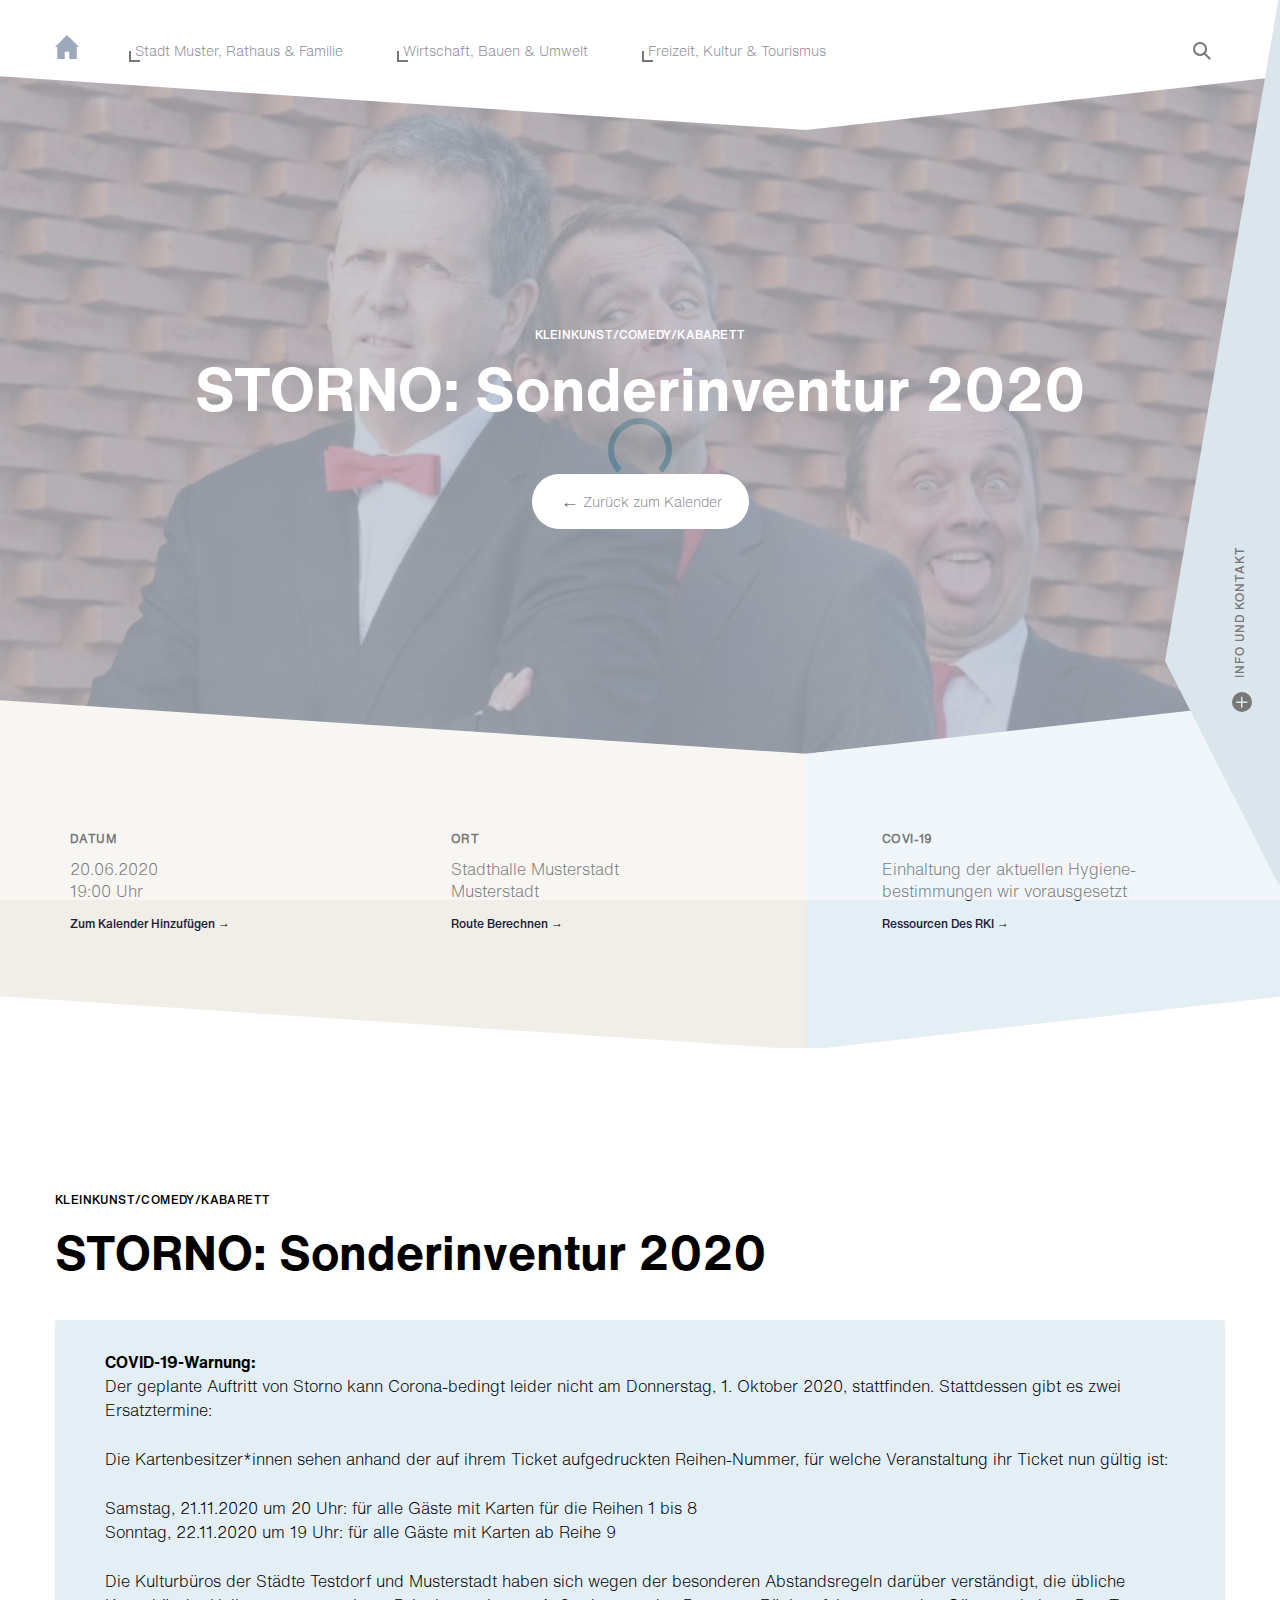
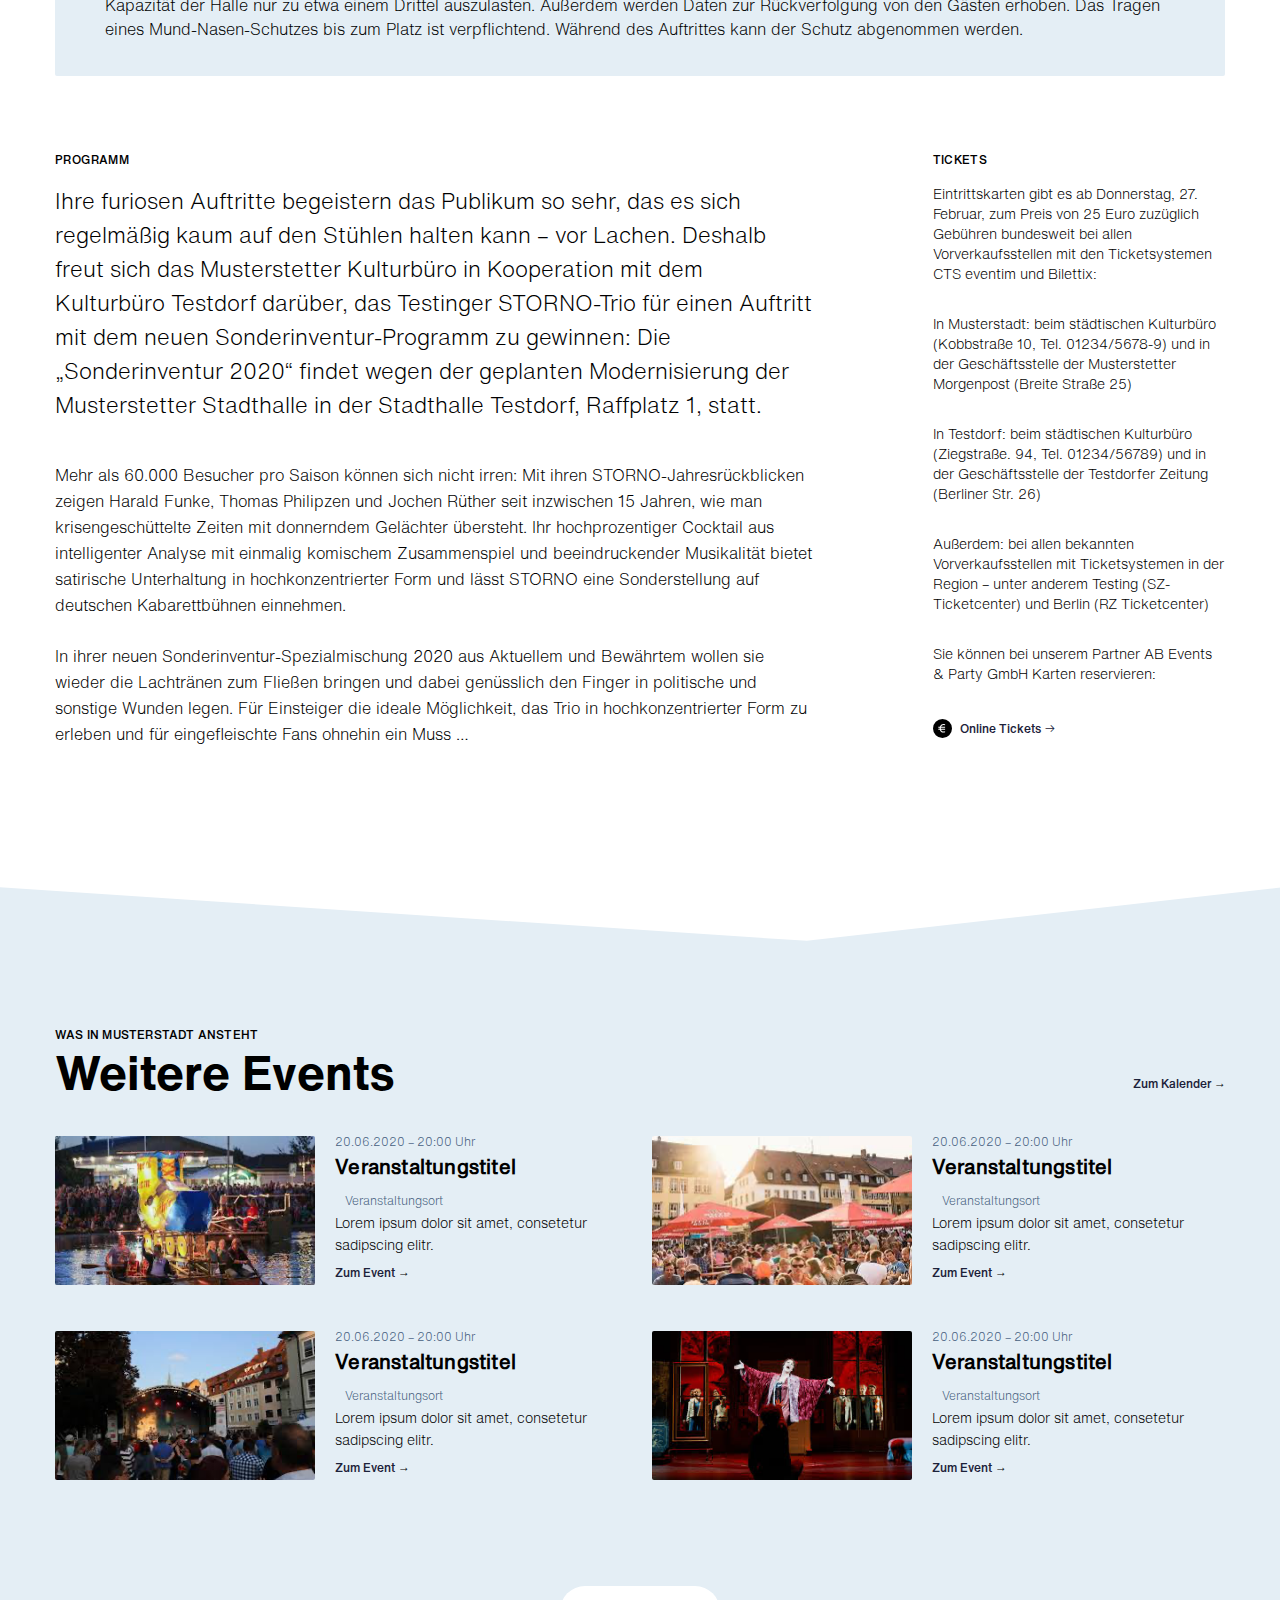
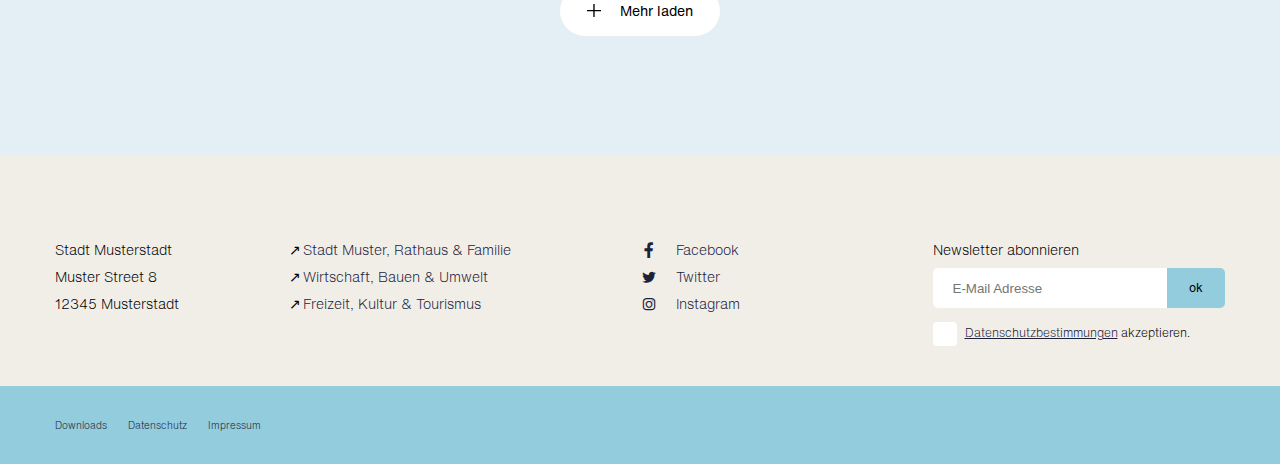
<file: details-1.html>
<!DOCTYPE html>
<html lang="en">

<head>
    <!--====== Required meta tags ======-->
    <meta charset="utf-8">
    <meta http-equiv="X-UA-Compatible" content="IE=edge">
    <meta name="viewport" content="width=device-width, initial-scale=1, shrink-to-fit=no">
    <!--====== Title ======-->
    <title>Title here</title>
    <!--====== Favicon Icon ======-->
    <link rel="shortcut icon" href="assets/img/favicon.ico" type="image/png">
    <!--====== Icon css ======-->
    <link href="assets/css/all.min.css" rel="stylesheet">
    <link href="assets/css/line-awesome.min.css" rel="stylesheet">
    <!--====== Owl carousel css ======-->
    <link href="assets/css/owl.carousel.css" rel="stylesheet">
    <!--====== Calendar css ======-->
    <link href="assets/css/calendar.css" rel="stylesheet">
    <!--====== Nice-select css ======-->
    <link href="assets/css/nice-select.css" rel="stylesheet">
    <!--====== Mmenu css ======-->
    <link href="assets/css/jquery-mmenu.css" rel="stylesheet">
    <!--====== Magnific css ======-->
    <link href="assets/css/magnific-popup.css" rel="stylesheet">
    <!--====== Style css ======-->
    <link href="assets/css/style.css" rel="stylesheet">
    <!--====== Responsive css ======-->
    <link href="assets/css/responsive.css" rel="stylesheet">
</head>

<body>
    <!-- Preloader Start -->
    <div class="proloader">
        <div class="loader_34">
            <!-- Preloader Elements -->
            <div class="ytp-spinner">
                <div class="ytp-spinner-container">
                    <div class="ytp-spinner-rotator">
                        <!-- Preloader Container Left Begin -->
                        <div class="ytp-spinner-left">
                            <!-- Preloader Body Left -->
                            <div class="ytp-spinner-circle"></div>
                        </div>
                        <!-- Preloader Container Left End -->
                        <!-- Preloader Container Right Begin -->
                        <div class="ytp-spinner-right">
                            <!-- Preloader Body Right -->
                            <div class="ytp-spinner-circle"></div>
                        </div>
                        <!-- Preloader Container Right End -->
                    </div>
                </div>
            </div>
        </div>
    </div>
    <!-- Preloader End -->
    <div class="page_wrapper">
        <!-- Header bar area Start -->
        <header class="header-bar-area">
            <!-- <div class="top-shape"></div> -->
            <div class="header-shape">
                <img src="assets/img/header-shape.svg" alt="Image">
            </div>
            <div class="container">
                <div class="header-wrap">
                    <div class="header-left">
                        <div class="home-icon">
                            <a href="index.html">
                                <img src="assets/img/home.png" alt="Image">
                            </a>
                            <span>Stadt Musterstadt</span>
                        </div>
                        <div class="main-menu-wrap">
                            <nav id="menu" class="main_menu">
                                <ul>
                                    <li class="dropdown-menu"><a class="has_child" href="#">Stadt Muster, Rathaus & Familie</a>
                                        <ul class="dropdown">
                                            <div class="dropdown-bot-shape xs-none">
                                                <img class="img-fluid" src="assets/img/dropdown-bot-shape.png" alt="Image">
                                            </div>
                                            <li class="has-Child open">
                                                <p class="dropdown-title">Stadt MUSTER, Rathaus & Familie</p>
                                                <a class="submenu-title" href="#">
                                                    Aktuelles <img src="assets/img/arrow-2.svg" alt="Image"></a>
                                                <ul class="has_dropdown open">
                                                    <span>Aktuelles</span>
                                                    <li><a href="#">Veranstaltungskalender
                                                    <li><a href="#">Müllkalender</a></li>
                                                    <li><a href="#">Baustellen</a></li>
                                                    <li><a href="#">Schadensmelder</a></li>
                                                    <li><a href="#">Jobs & Ausbildung</a></li>
                                                    <li><a href="#">Ausschreibungen</a></li>
                                                    <li><a href="#">Pressemitteilungen</a></li>
                                                    <li><a href="#">Infos Covid 19
                                                        </a></li>
                                                    <li><a href="#">Amtsblatt</a></li>
                                                    <li><a href="#">Notrufnummern</a></li>
                                                </ul>
                                            </li>
                                            <li class="has-Child">
                                                <a class="submenu-title" href="#">
                                                    Familie, Bildung, Soziales<img src="assets/img/arrow-2.svg" alt="Image">
                                                </a>
                                                <ul class="has_dropdown">
                                                    <span>Familie, Bildung, Soziales</span>
                                                    <li><a href="#">Veranstaltungskalender
                                                    <li><a href="#">Müllkalender</a></li>
                                                    <li><a href="#">Baustellen</a></li>
                                                    <li><a href="#">Schadensmelder</a></li>
                                                    <li><a href="#">Jobs & Ausbildung</a></li>
                                                    <li><a href="#">Ausschreibungen</a></li>
                                                    <li><a href="#">Pressemitteilungen</a></li>
                                                    <li><a href="#">Covid 19
                                                        </a></li>
                                                    <li><a href="#">Amtsblatt</a></li>
                                                    <li><a href="#">Notrufnummern</a></li>
                                                </ul>
                                            </li>
                                            <li class="has-Child">
                                                <a class="submenu-title" href="#">
                                                    Unsere Stadt<img src="assets/img/arrow-2.svg" alt="Image">
                                                </a>
                                                <ul class="has_dropdown">
                                                    <span>Unsere Stadt</span>
                                                    <li><a href="#">Veranstaltungskalender
                                                    <li><a href="#">Müllkalender</a></li>
                                                    <li><a href="#">Baustellen</a></li>
                                                    <li><a href="#">Schadensmelder</a></li>
                                                    <li><a href="#">Jobs & Ausbildung</a></li>
                                                    <li><a href="#">Ausschreibungen</a></li>
                                                    <li><a href="#">Pressemitteilungen</a></li>
                                                    <li><a href="#">Infos Covid 19
                                                        </a></li>
                                                    <li><a href="#">Notrufnummern</a></li>
                                                </ul>
                                            </li>
                                            <li class="has-Child">
                                                <a class="submenu-title" href="#">
                                                    Rathaus<img src="assets/img/arrow-2.svg" alt="Image">
                                                </a>
                                                <ul class="has_dropdown">
                                                    <span>Rathaus</span>
                                                    <li><a href="#">Veranstaltungskalender
                                                    <li><a href="#">Müllkalender</a></li>
                                                    <li><a href="#">Baustellen</a></li>
                                                    <li><a href="#">Schadensmelder</a></li>
                                                    <li><a href="#">Jobs & Ausbildung</a></li>
                                                    <li><a href="#">Ausschreibungen</a></li>
                                                    <li><a href="#">Pressemitteilungen</a></li>
                                                    <li><a href="#">Infos Covid 19
                                                        </a></li>
                                                    <li><a href="#">Amtsblatt</a></li>
                                                    <li><a href="#">Notrufnummern</a></li>
                                                </ul>
                                            </li>
                                            <li class="has-Child">
                                                <a class="submenu-title" href="#">
                                                    Service<img src="assets/img/arrow-2.svg" alt="Image">
                                                </a>
                                                <ul class="has_dropdown">
                                                    <span>Service</span>
                                                    <li><a href="#">Veranstaltungskalender
                                                    <li><a href="#">Müllkalender</a></li>
                                                    <li><a href="#">Baustellen</a></li>
                                                    <li><a href="#">Schadensmelder</a></li>
                                                    <li><a href="#">Jobs & Ausbildung</a></li>
                                                    <li><a href="#">Ausschreibungen</a></li>
                                                    <li><a href="#">Pressemitteilungen</a></li>
                                                    <li><a href="#">Infos Covid 19
                                                        </a></li>
                                                    <li><a href="#">Amtsblatt</a></li>
                                                    <li><a href="#">Notrufnummern</a></li>
                                                </ul>
                                            </li>
                                        </ul>
                                    </li>
                                    <li><a href="#">Wirtschaft, Bauen & Umwelt</a>
                                    </li>
                                    <li><a href="#">Freizeit, Kultur & Tourismus</a>
                                    </li>
                                </ul>
                            </nav>
                            <div id="mobile_menu">
                                <a href='#menu'>
                                    <span></span>
                                    <span></span>
                                    <span></span>
                                </a>
                            </div>
                        </div>
                    </div>
                    <div class="header-right">
                        <div class="header-search">
                            <form action="#">
                                <input type="search" name="search-box" id="searcg-box" placeholder="Suchen …">
                                <button type="button"><img src="assets/img/search.svg" alt="Image"></button>
                            </form>
                        </div>
                    </div>
                    <!--  <div class="header-search">
                        <form action="#">
                            <input type="search" name="search-box" id="searcg-box">
                            <button type="submit"><i class="las la-search"></i></button>
                        </form>
                    </div> -->
                </div>
            </div>
        </header>
        <!-- Header bar area End -->
        <!-- Hero section starts -->
        <section class="hero-wrap pb-0">
            <div class="hero-content-area bg-f" style="background-image: url(assets/img/hero-2.jpg);">
                <div class="hero-content-wrap">
                    <span>Kleinkunst/Comedy/Kabarett</span>
                    <h1>STORNO: Sonderinventur 2020</h1>
                    <a href="#" class="btn v5"><img src="assets/img/left-arrow-2.svg" alt="Image">Zurück zum Kalender</a>
                </div>
            </div>
            <div class="ed-top-shape"></div>
        </section>
        <div class="hero-option ">
            <div class="option-shape-1">
                <img src="assets/img/option-shape-3.svg" alt="Image">
            </div>
            <div class="option-shape-2">
                <img src="assets/img/option-shape-2.svg" alt="Image">
            </div>
            <div class="more-info-btn xs-none">
                <span><img src="assets/img/plus.png" alt="Image"></span>
                Info UND Kontakt
            </div>
            <div class="close-option">
                <img src="assets/img/close.svg" alt="Image">
            </div>
            <div class="hero-option-box">
                <div class="ev-info-title">
                    <h4>Montag, <span>15. Juni</span></h4>
                    <h6>13:26</h6>
                </div>
                <div class="ev-info-wrap inf_box">
                    <div class="weather-box">
                        <div class="wheather-temp">
                            <h5>WETTER HEUTE</h5>
                            <span>22°</span>
                            <p>leicht bewölkt</p>
                        </div>
                        <div class="humidity-inf">
                            <img src="assets/img/cloud.png" alt="Image">
                            <p><span>26° </span>MAX</p>
                            <p><span>13°</span>MIN</p>
                        </div>
                    </div>
                </div>
                <div class="ev-news-box inf_box">
                    <div class="ev-news-left">
                        <span class="subheading">TOP NEWS</span>
                        <p>Lorem Ipsum Dolor sit elute sadipiscing.</p>
                        <a href="#" class="link v3">Zum Artikel <img src="assets/img/arrow-4.svg" alt="Image"></a>
                    </div>
                    <div class="ev-news-right">
                        <img src="assets/img/news-1.png" alt="Image">
                    </div>
                </div>
                <div class="ev-event-box inf_box">
                    <div class="ev-box-title">
                        <span class="subheading">NÄCHSTE EVENTS</span>
                        <a href="#" class="link v3">Zum Artikel <img src="assets/img/arrow-4.svg" alt="Image"></a>
                    </div>
                    <div class="ev-event-item d-flex align-end">
                        <div class="ev-event-item-left">
                            <span class="subheading">20.06.2020</span>
                            <p>Lorem Ipsum Dolor sit elute sadipiscing</p>
                        </div>
                        <div class="ev-event-item-right">
                            <p><span>Veranstaltungsort </span> Beginn: 20:00 Uhr</p>
                        </div>
                    </div>
                    <div class="ev-event-item d-flex align-end">
                        <div class="ev-event-item-left">
                            <span class="subheading">20.06.2020</span>
                            <p>Lorem Ipsum Dolor sit elute sadipiscing</p>
                        </div>
                        <div class="ev-event-item-right">
                            <p><span>Veranstaltungsort </span> Beginn: 20:00 Uhr</p>
                        </div>
                    </div>
                    <div class="ev-event-item d-flex align-end">
                        <div class="ev-event-item-left">
                            <span class="subheading">20.06.2020</span>
                            <p>Lorem Ipsum Dolor sit elute sadipiscing</p>
                        </div>
                        <div class="ev-event-item-right">
                            <p><span>Veranstaltungsort </span> Beginn: 20:00 Uhr</p>
                        </div>
                    </div>
                </div>
                <div class="ev-event-kontact inf_box">
                    <div class="ev-box-title">
                        <span class="subheading">KONTAKT</span>
                        <a href="#" class="link v3">Alle Dienststellen <img src="assets/img/arrow-4.svg" alt="Image"></a>
                    </div>
                    <div class="ev-address">
                        <div class="ev-address-left">
                            <p>Stadt Musterstadt <br>
                                Muster Street 8 <br>
                                12345 Musterstadt</p>
                        </div>
                        <div class="ev-address-left">
                            <ul>
                                <li>Mo–Mi: <span>08:00–16:00 </span></li>
                                <li>Do: <span>08:00–18:00 </span></li>
                                <li>Fr: <span>08:00–13:00 </span></li>
                            </ul>
                        </div>
                    </div>
                    <a href="tel:0800876543" class="btn v1">Corona Hotline <span>0800 876543</span></a>
                </div>
            </div>
        </div>
        <!-- Hero section ends -->
        <!-- Event details section start -->
        <section class="event-details-wrap">
            <div class="shape-100">
                <img class="img-fluid xs-none" src="assets/img/shape-100.svg" alt="Image">
                <img class="img-fluid lg-none" src="assets/img/shape-201.svg" alt="image">
            </div>
            <div class="shape-101">
                <img class="img-fluid xs-none" src="assets/img/shape-101.svg" alt="Image">
                <img class="img-fluid lg-none" src="assets/img/shape-101.svg" alt="Image">
            </div>
            <!-- <div class="ed-top-shape"></div> -->
            <!-- <div class="ed-bottom-shape"></div> -->
            <div class="d-flex align-center">
                <div class="event-details-left  section-padding_2">
                    <div class="ed_details-item">
                        <h6>DATUM</h6>
                        <p>20.06.2020 <br>
                            19:00 Uhr</p>
                        <a href="#" class="link">Zum Kalender hinzufügen <img src="assets/img/arrow-2.svg" alt="Image"></a>
                    </div>
                    <div class="ed_details-item">
                        <h6>ORT</h6>
                        <p>Stadthalle Musterstadt <br>
                            Musterstadt</p>
                        <a href="#" class="link">Route berechnen <img src="assets/img/arrow-2.svg" alt="Image"></a>
                    </div>
                </div>
                <div class="event-details-right  section-padding_2">
                    <div class="ed_details-item">
                        <h6>COVI-19</h6>
                        <p>Einhaltung der aktuellen Hygiene- bestimmungen wir vorausgesetzt</p>
                        <a href="#" class="link">Ressourcen des RKI <img src="assets/img/arrow-2.svg" alt="Image"></a>
                    </div>
                </div>
            </div>
        </section>
        <!-- Event details section end -->
        <!-- Event brief start -->
        <section class="ev-brief-wrap section-padding">
            <div class="container">
                <div class="ev-brief-title">
                    <span class="subhead">Kleinkunst/Comedy/Kabarett</span>
                    <h2>STORNO: Sonderinventur 2020</h2>
                </div>
                <div class="ev-brief bg_bs">
                    <p><span>COVID-19-Warnung:</span>
                        Der geplante Auftritt von Storno kann Corona-bedingt leider nicht am Donnerstag, 1. Oktober 2020, stattfinden. Stattdessen gibt es zwei Ersatztermine:</p>
                    <span class="mre-text-btn lg-none">Anzeigen <img src="assets/img/down.svg" alt="Iamge"></span>
                    <div class="more-text">
                        <p>Die Kartenbesitzer*innen sehen anhand der auf ihrem Ticket aufgedruckten Reihen-Nummer, für welche Veranstaltung ihr Ticket nun gültig ist:</p>
                        <p>Samstag, 21.11.2020 um 20 Uhr: für alle Gäste mit Karten für die Reihen 1 bis 8 <br>
                            Sonntag, 22.11.2020 um 19 Uhr: für alle Gäste mit Karten ab Reihe 9</p>
                        <p>Die Kulturbüros der Städte Testdorf und Musterstadt haben sich wegen der besonderen Abstandsregeln darüber verständigt, die übliche Kapazität der Halle nur zu etwa einem Drittel auszulasten. Außerdem werden Daten zur Rückverfolgung von den Gästen erhoben. Das Tragen eines Mund-Nasen-Schutzes bis zum Platz ist verpflichtend. Während des Auftrittes kann der Schutz abgenommen werden.</p>
                    </div>
                </div>
                <div class="ev-para-wrap d-flex section-padding_2">
                    <div class="ev-para-left">
                        <span class="subhead">PROGRAMM</span>
                        <p class="subpara">Ihre furiosen Auftritte begeistern das Publikum so sehr, das es sich regelmäßig kaum auf den Stühlen halten kann – vor Lachen. Deshalb freut sich das Musterstetter Kulturbüro in Kooperation mit dem Kulturbüro Testdorf darüber, das Testinger STORNO-Trio für einen Auftritt mit dem neuen Sonderinventur-Programm zu gewinnen: Die „Sonderinventur 2020“ findet wegen der geplanten Modernisierung der Musterstetter Stadthalle in der Stadthalle Testdorf, Raffplatz 1, statt.</p>
                        <p>Mehr als 60.000 Besucher pro Saison können sich nicht irren: Mit ihren STORNO-Jahresrückblicken zeigen Harald Funke, Thomas Philipzen und Jochen Rüther seit inzwischen 15 Jahren, wie man krisengeschüttelte Zeiten mit donnerndem Gelächter übersteht. Ihr hochprozentiger Cocktail aus intelligenter Analyse mit einmalig komischem Zusammenspiel und beeindruckender Musikalität bietet satirische Unterhaltung in hochkonzentrierter Form und lässt STORNO eine Sonderstellung auf deutschen Kabarettbühnen einnehmen.</p>
                        <p> In ihrer neuen Sonderinventur-Spezialmischung 2020 aus Aktuellem und Bewährtem wollen sie wieder die Lachtränen zum Fließen bringen und dabei genüsslich den Finger in politische und sonstige Wunden legen. Für Einsteiger die ideale Möglichkeit, das Trio in hochkonzentrierter Form zu erleben und für eingefleischte Fans ohnehin ein Muss …</p>
                    </div>
                    <div class="ev-para-right">
                        <span class="subhead">TICKETS</span>
                        <p>Eintrittskarten gibt es ab Donnerstag, 27. Februar, zum Preis von 25 Euro zuzüglich Gebühren bundesweit bei allen Vorverkaufsstellen mit den Ticketsystemen CTS eventim und Bilettix:</p>
                        <p>In Musterstadt: beim städtischen Kulturbüro (Kobbstraße 10, Tel. 01234/5678-9) und in der Geschäftsstelle der Musterstetter Morgenpost (Breite Straße 25)</p>
                        <p>In Testdorf: beim städtischen Kulturbüro (Ziegstraße. 94, Tel. 01234/56789) und in der Geschäftsstelle der Testdorfer Zeitung (Berliner Str. 26)</p>
                        <p>Außerdem: bei allen bekannten Vorverkaufsstellen mit Ticketsystemen in der Region – unter anderem Testing (SZ-Ticketcenter) und Berlin (RZ Ticketcenter)</p>
                        <p>Sie können bei unserem Partner AB Events & Party GmbH Karten reservieren:</p>
                        <a href="#" class="link"><img src="assets/img/money.svg" alt="Image">Online Tickets <i class="las la-arrow-right"></i></a>
                    </div>
                </div>
            </div>
        </section>
        <!-- Event brief end -->
        <!-- Event Section start -->
        <section class="event-wrap bg_bs section-padding_2">
            <div class="ev_shape">
                <img class="img-fluid xs-none" src="assets/img/ev_shape.svg" alt="image">
                <img class="img-fluid lg-none" src="assets/img/shape-203.svg" alt="image">
            </div>
            <div class="container">
                <div class="filter-wrap">
                    <div class="filter-title">
                        <span>WAS IN MUSTERSTADT ANSTEHT</span>
                        <h2>Weitere Events</h2>
                    </div>
                    <div class="filter-tablist">
                        <a href="#" class="link">Zum Kalender <img src="assets/img/arrow-2.svg" alt="Image"></a>
                    </div>
                </div>
                <div class="event-list-wrap v1">
                    <div class="event-item">
                        <div class="event-img">
                            <img src="assets/img/img-1.jpg" alt="Image">
                        </div>
                        <div class="event-info">
                            <span class="date">20.06.2020 – 20:00 Uhr</span>
                            <h4>Veranstaltungstitel</h4>
                            <span class="date ml-10">Veranstaltungsort</span>
                            <p>Lorem ipsum dolor sit amet, consetetur sadipscing elitr.</p>
                            <a href="#" class="link">Zum Event <img src="assets/img/arrow-2.svg" alt="Image"></a>
                        </div>
                    </div>
                    <div class="event-item">
                        <div class="event-img">
                            <img src="assets/img/img-6.jpg" alt="Image">
                        </div>
                        <div class="event-info">
                            <span class="date">20.06.2020 – 20:00 Uhr</span>
                            <h4>Veranstaltungstitel</h4>
                            <span class="date ml-10">Veranstaltungsort</span>
                            <p>Lorem ipsum dolor sit amet, consetetur sadipscing elitr.</p>
                            <a href="#" class="link">Zum Event <img src="assets/img/arrow-2.svg" alt="Image"></a>
                        </div>
                    </div>
                    <div class="event-item">
                        <div class="event-img">
                            <img src="assets/img/img-2.jpg" alt="Image">
                        </div>
                        <div class="event-info">
                            <span class="date">20.06.2020 – 20:00 Uhr</span>
                            <h4>Veranstaltungstitel</h4>
                            <span class="date ml-10">Veranstaltungsort</span>
                            <p>Lorem ipsum dolor sit amet, consetetur sadipscing elitr.</p>
                            <a href="#" class="link">Zum Event <img src="assets/img/arrow-2.svg" alt="Image"></a>
                        </div>
                    </div>
                    <div class="event-item">
                        <div class="event-img">
                            <img src="assets/img/img-7.jpg" alt="Image">
                        </div>
                        <div class="event-info">
                            <span class="date">20.06.2020 – 20:00 Uhr</span>
                            <h4>Veranstaltungstitel</h4>
                            <span class="date ml-10">Veranstaltungsort</span>
                            <p>Lorem ipsum dolor sit amet, consetetur sadipscing elitr.</p>
                            <a href="#" class="link">Zum Event <img src="assets/img/arrow-2.svg" alt="Image"></a>
                        </div>
                    </div>
                </div>
                <div class="event-list-wrap v1">
                    <a href="javascript:void(0)" class="btn v6 load-more"><img src="assets/img/plus-2.svg" alt="Image">
                        <span class="default-msg">Mehr laden</span>
                        <span class="loading-msg">Loading...</span>
                    </a>
                </div>
            </div>
        </section>
        <!-- Event Section end -->
        <!-- Footer start -->
        <footer class="footer-wrap">
            <div class="footer-top">
                <div class="container">
                    <div class="footer-widget-wrap">
                        <div class="footer-widget">
                            <p>Stadt Musterstadt <br>
                                Muster Street 8 <br>
                                12345 Musterstadt</p>
                        </div>
                        <div class="footer-widget">
                            <ul class="footer-menu">
                                <li><a href="#"><img src="assets/img/arrow-1.svg" alt="Image">Stadt Muster, Rathaus & Familie</a></li>
                                <li><a href="#"><img src="assets/img/arrow-1.svg" alt="Image"> Wirtschaft, Bauen & Umwelt</a></li>
                                <li><a href="#"><img src="assets/img/arrow-1.svg" alt="Image"> Freizeit, Kultur & Tourismus</a></li>
                            </ul>
                        </div>
                        <div class="footer-widget">
                            <ul class="social-lik">
                                <li><a href="#"><i class="lab la-facebook-f"></i>Facebook</a></li>
                                <li><a href="#"><i class="lab la-twitter"></i>Twitter</a></li>
                                <li><a href="#"><i class="lab la-instagram"></i>Instagram</a></li>
                            </ul>
                        </div>
                        <div class="footer-widget">
                            <form class="newsletter-form">
                                <label for="nl_form">Newsletter abonnieren</label>
                                <div class="form-group">
                                    <input type="email" placeholder="E-Mail Adresse">
                                    <button type="submit">ok</button>
                                </div>
                                <div class="check_box">
                                    <input type="checkbox" id="check_1">
                                    <label for="check_1"><a href="#">Datenschutzbestimmungen</a> akzeptieren.</label>
                                </div>
                            </form>
                        </div>
                    </div>
                </div>
            </div>
            <div class="footer-bottom">
                <div class="container">
                    <ul>
                        <li><a href="#">Downloads </a></li>
                        <li><a href="#"> Datenschutz </a></li>
                        <li><a href="#"> Impressum</a></li>
                    </ul>
                </div>
            </div>
        </footer>
        <!-- Footer end -->
    </div>
    <!--====== BACK TO TOP START ======-->
    <a href="#" class="back-to-top"><img src="assets/img/up-arrow.svg" alt="Image"></a>
    <!--====== BACK TO TOP ENDS ======-->
    <!--====== jquery js ======-->
    <script src="assets/js/vendor/jquery-3.4.1.min.js"></script>
    <script src='assets/js/jquery_uI.js'></script>
    <!--====== Popper js ======-->
    <script src="assets/js/calendar.js"></script>
    <!--====== Owl carousel js ======-->
    <script src="assets/js/owl.carousel.js"></script>
    <!--======Nice-select js ======-->
    <script src="assets/js/jquery-nice-select.js"></script>
    <!--====== Mmenu js ======-->
    <script src="assets/js/jquery-mmneu.js"></script>
    <!--====== Magnific js ======-->
    <script src="assets/js/jquery.magnific-popup.js"></script>
    <!--====== Ajax Load More js ======-->
    <script src="assets/js/ajax-load-more.js"></script>
    <!--====== Main js ======-->
    <script src="assets/js/main.js"></script>
</body>

</html>
</file>
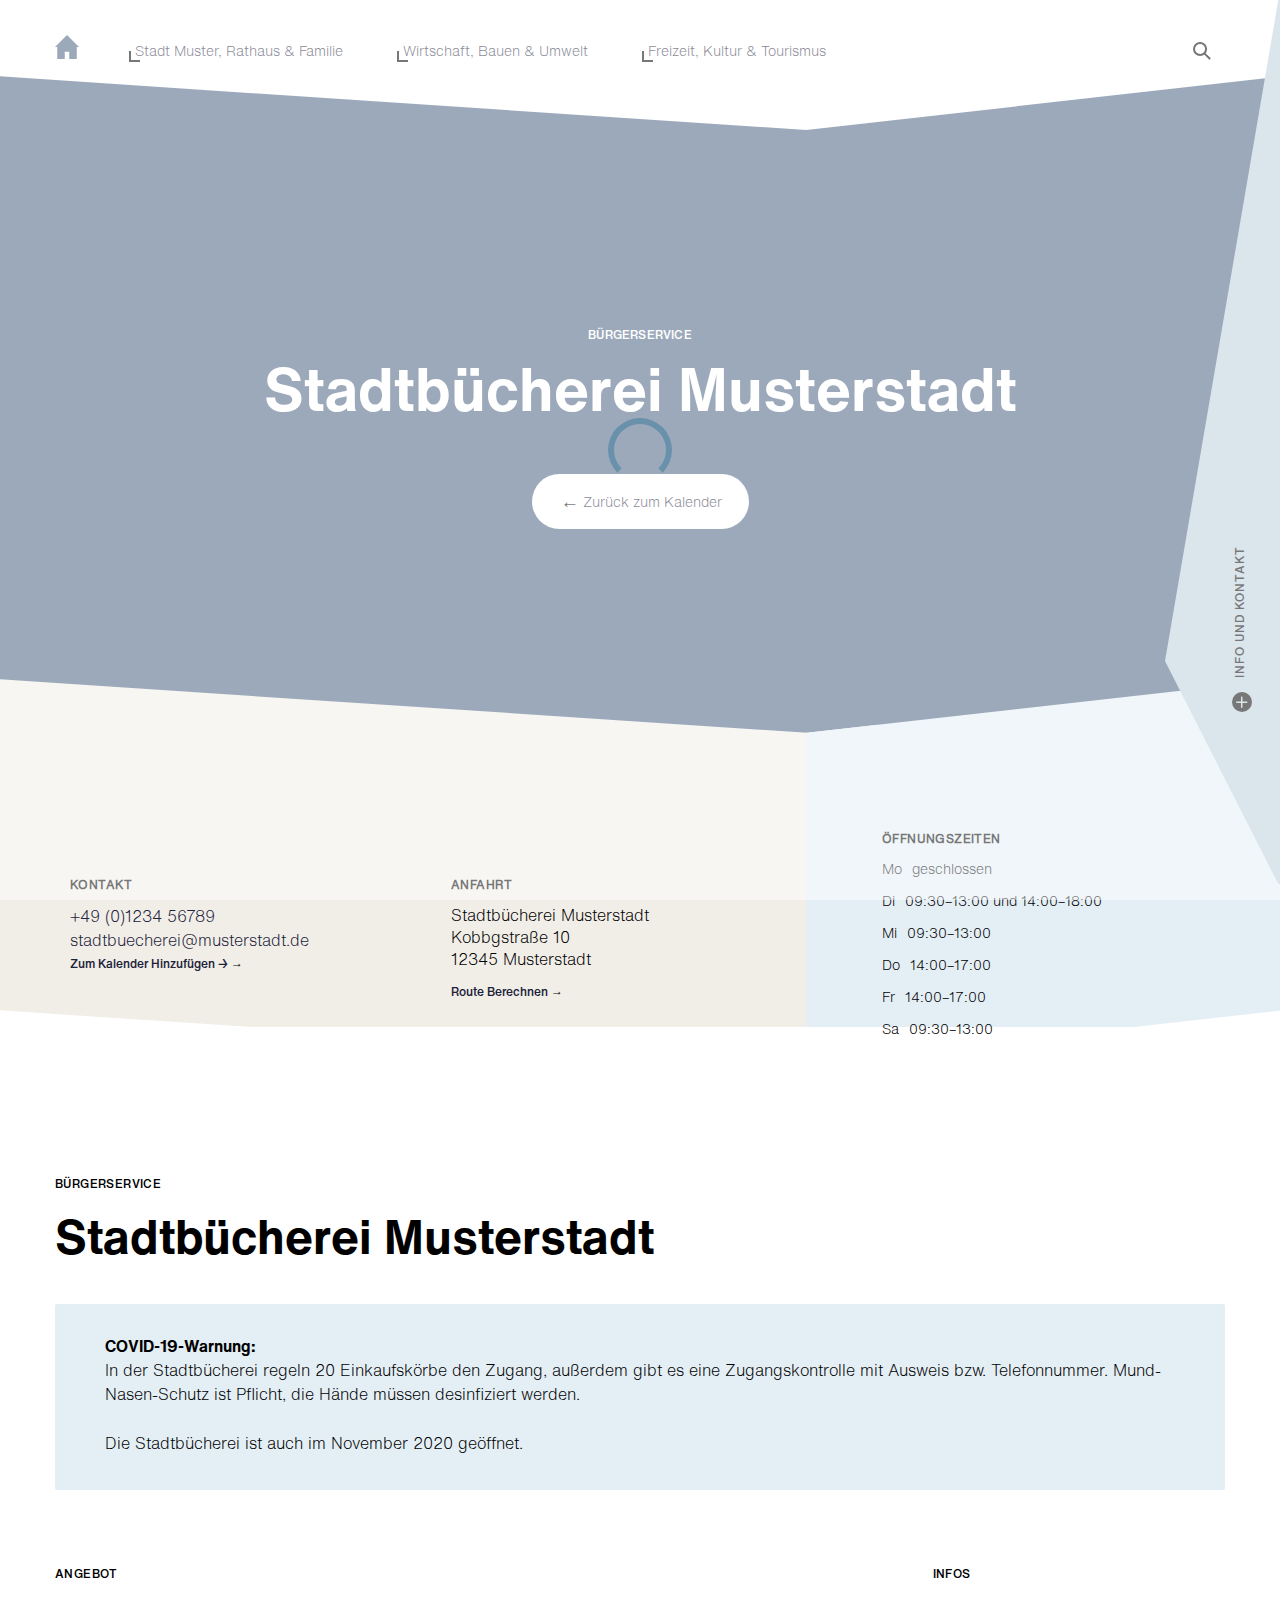
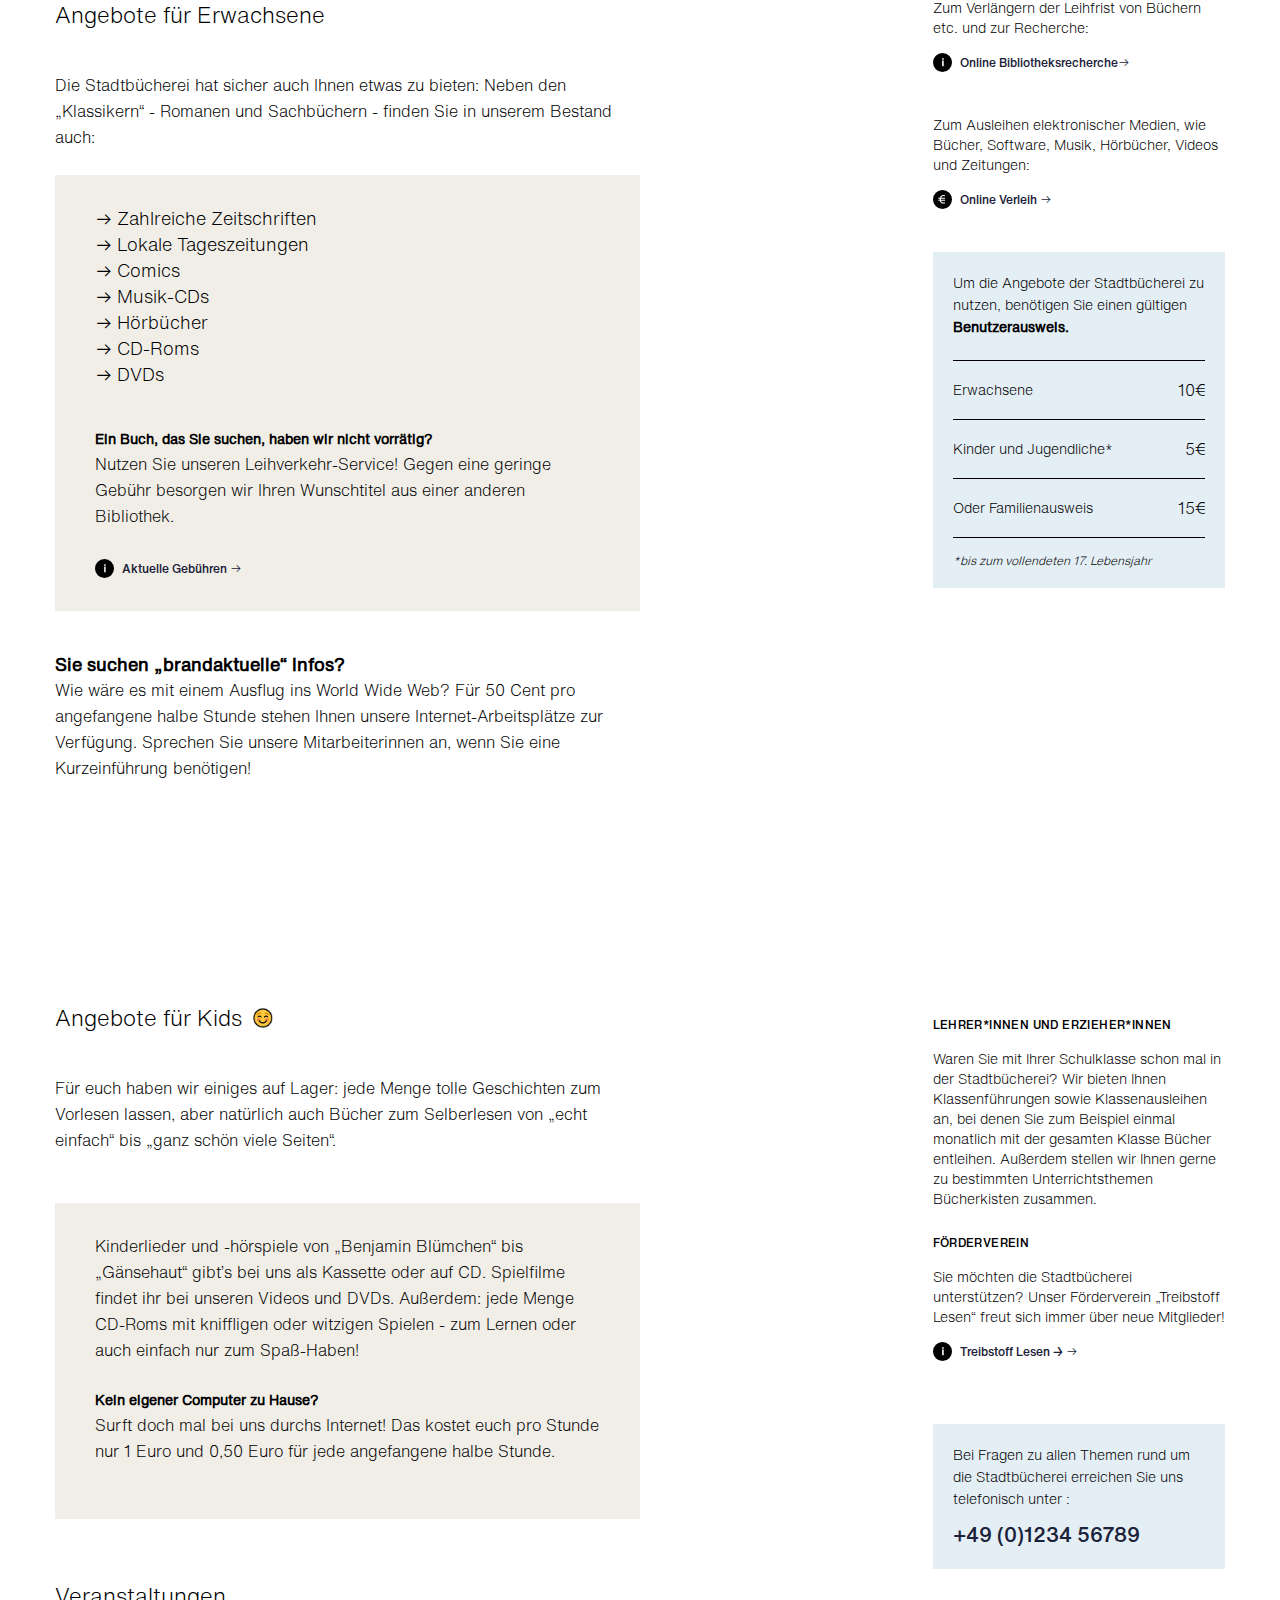
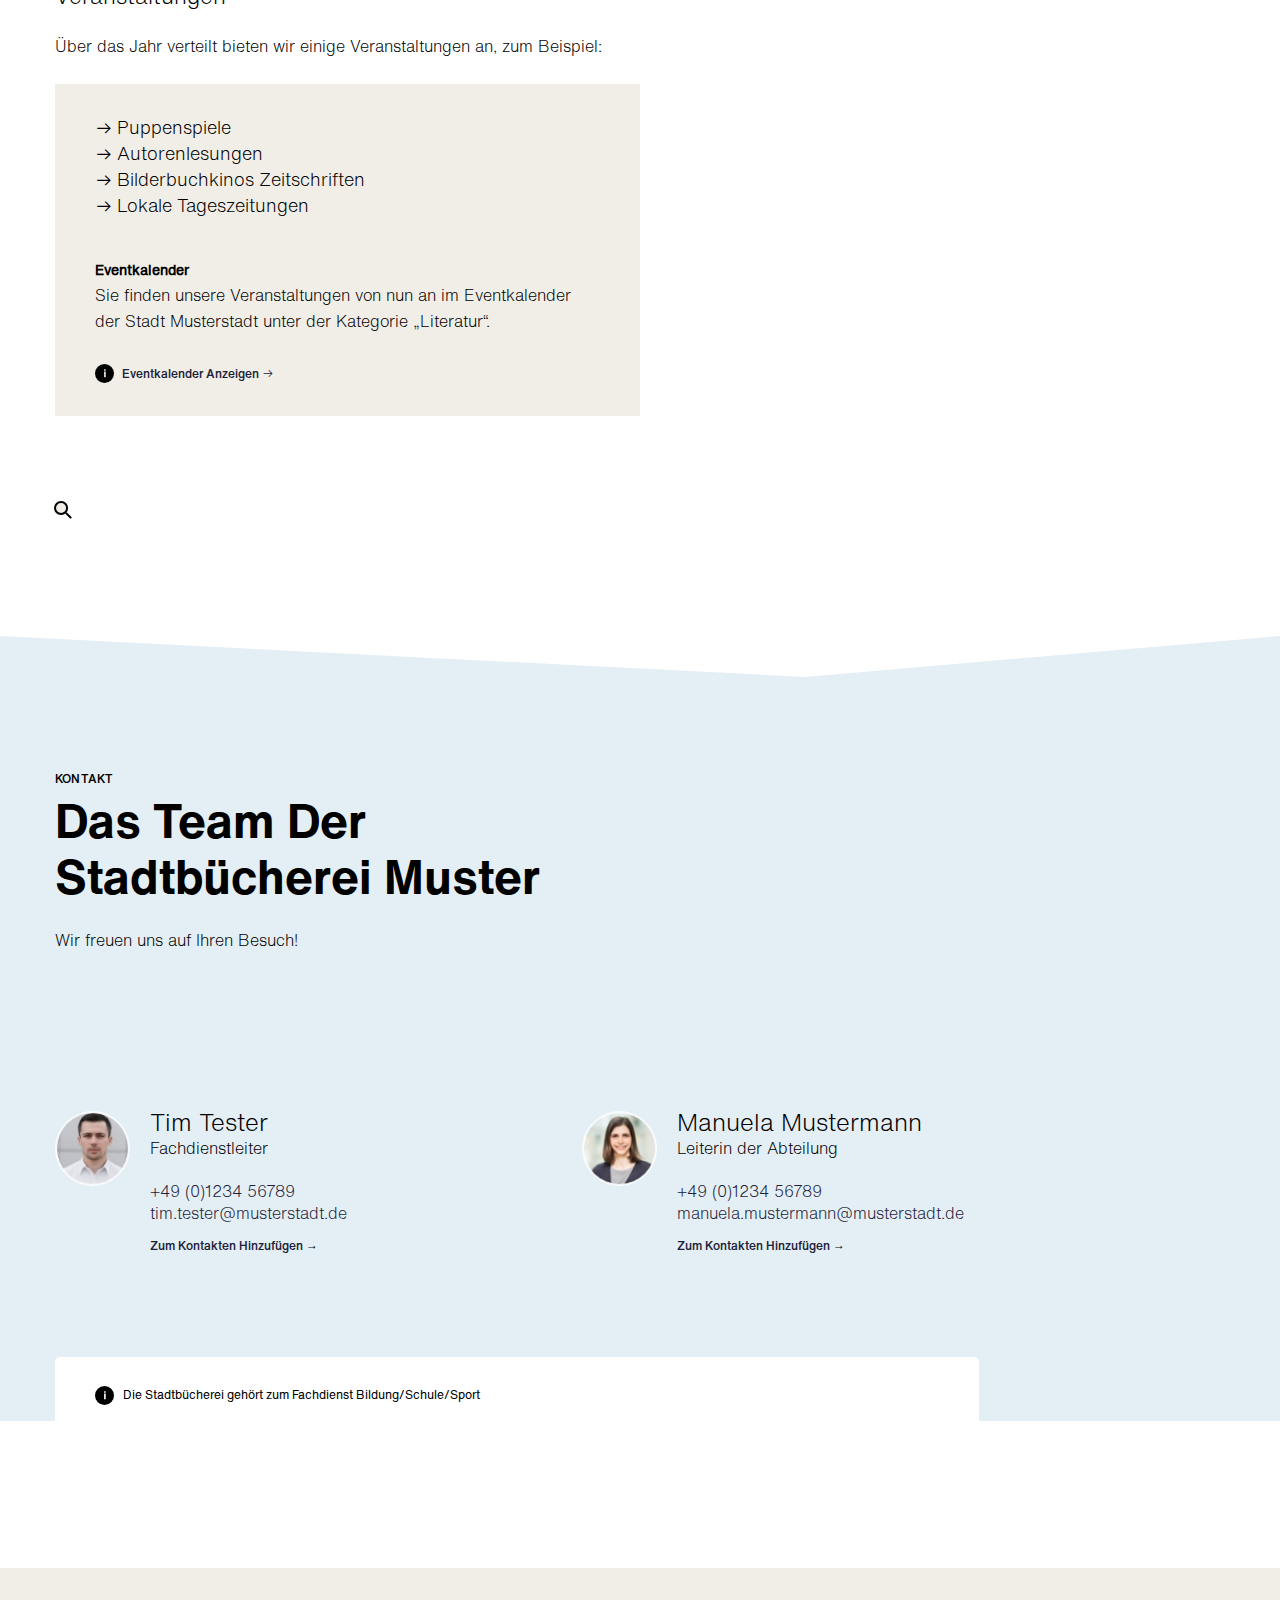
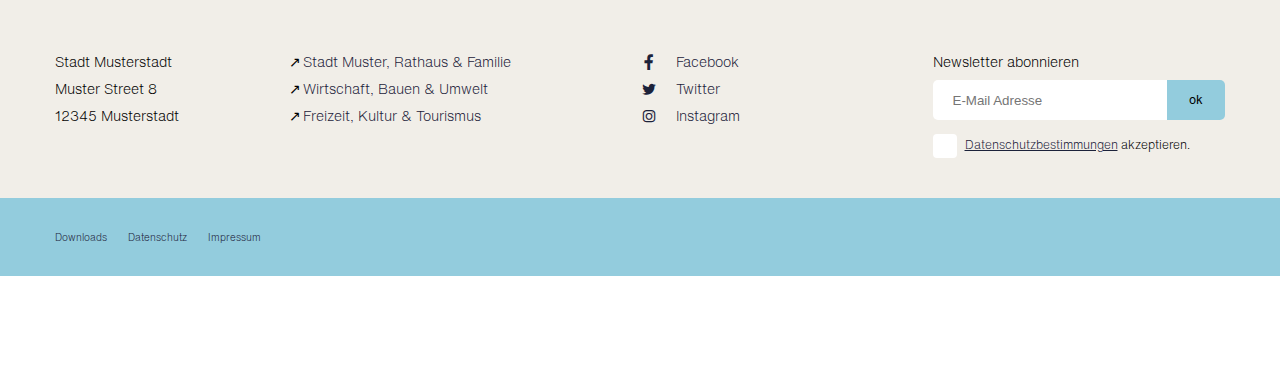
<file: details-2.html>
<!DOCTYPE html>
<html lang="en">

<head>
    <!--====== Required meta tags ======-->
    <meta charset="utf-8">
    <meta http-equiv="X-UA-Compatible" content="IE=edge">
    <meta name="viewport" content="width=device-width, initial-scale=1, shrink-to-fit=no">
    <!--====== Title ======-->
    <title>Title here</title>
    <!--====== Favicon Icon ======-->
    <link rel="shortcut icon" href="assets/img/favicon.ico" type="image/png">
    <!--====== Icon css ======-->
    <link href="assets/css/all.min.css" rel="stylesheet">
    <link href="assets/css/line-awesome.min.css" rel="stylesheet">
    <!--====== Owl carousel css ======-->
    <link href="assets/css/owl.carousel.css" rel="stylesheet">
    <!--====== Calendar css ======-->
    <link href="assets/css/calendar.css" rel="stylesheet">
    <!--====== Nice-select css ======-->
    <link href="assets/css/nice-select.css" rel="stylesheet">
    <!--====== Mmenu css ======-->
    <link href="assets/css/jquery-mmenu.css" rel="stylesheet">
    <!--====== Magnific css ======-->
    <link href="assets/css/magnific-popup.css" rel="stylesheet">
    <!--====== Style css ======-->
    <link href="assets/css/style.css" rel="stylesheet">
    <!--====== Responsive css ======-->
    <link href="assets/css/responsive.css" rel="stylesheet">
</head>

<body>
    <!-- Preloader Start -->
    <div class="proloader">
        <div class="loader_34">
            <!-- Preloader Elements -->
            <div class="ytp-spinner">
                <div class="ytp-spinner-container">
                    <div class="ytp-spinner-rotator">
                        <!-- Preloader Container Left Begin -->
                        <div class="ytp-spinner-left">
                            <!-- Preloader Body Left -->
                            <div class="ytp-spinner-circle"></div>
                        </div>
                        <!-- Preloader Container Left End -->
                        <!-- Preloader Container Right Begin -->
                        <div class="ytp-spinner-right">
                            <!-- Preloader Body Right -->
                            <div class="ytp-spinner-circle"></div>
                        </div>
                        <!-- Preloader Container Right End -->
                    </div>
                </div>
            </div>
        </div>
    </div>
    <!-- Preloader End -->
    <div class="page_wrapper">
        <!-- Header bar area Start -->
        <header class="header-bar-area">
            <!-- <div class="top-shape"></div> -->
            <div class="header-shape">
                <img src="assets/img/header-shape.svg" alt="Image">
            </div>
            <div class="container">
                <div class="header-wrap">
                    <div class="header-left">
                        <div class="home-icon">
                            <a href="index.html">
                                <img src="assets/img/home.png" alt="Image">
                            </a>
                            <span>Stadt Musterstadt</span>
                        </div>
                        <div class="main-menu-wrap">
                            <nav id="menu" class="main_menu">
                                <ul>
                                    <li class="dropdown-menu"><a class="has_child" href="#">Stadt Muster, Rathaus & Familie</a>
                                        <ul class="dropdown">
                                            <div class="dropdown-bot-shape xs-none">
                                                <img class="img-fluid" src="assets/img/dropdown-bot-shape.png" alt="Image">
                                            </div>
                                            <li class="has-Child open">
                                                <p class="dropdown-title">Stadt MUSTER, Rathaus & Familie</p>
                                                <a class="submenu-title" href="#">
                                                    Aktuelles <img src="assets/img/arrow-2.svg" alt="Image"></a>
                                                <ul class="has_dropdown open">
                                                    <span>Aktuelles</span>
                                                    <li><a href="#">Veranstaltungskalender
                                                    <li><a href="#">Müllkalender</a></li>
                                                    <li><a href="#">Baustellen</a></li>
                                                    <li><a href="#">Schadensmelder</a></li>
                                                    <li><a href="#">Jobs & Ausbildung</a></li>
                                                    <li><a href="#">Ausschreibungen</a></li>
                                                    <li><a href="#">Pressemitteilungen</a></li>
                                                    <li><a href="#">Infos Covid 19
                                                        </a></li>
                                                    <li><a href="#">Amtsblatt</a></li>
                                                    <li><a href="#">Notrufnummern</a></li>
                                                </ul>
                                            </li>
                                            <li class="has-Child">
                                                <a class="submenu-title" href="#">
                                                    Familie, Bildung, Soziales<img src="assets/img/arrow-2.svg" alt="Image">
                                                </a>
                                                <ul class="has_dropdown">
                                                    <span>Familie, Bildung, Soziales</span>
                                                    <li><a href="#">Veranstaltungskalender
                                                    <li><a href="#">Müllkalender</a></li>
                                                    <li><a href="#">Baustellen</a></li>
                                                    <li><a href="#">Schadensmelder</a></li>
                                                    <li><a href="#">Jobs & Ausbildung</a></li>
                                                    <li><a href="#">Ausschreibungen</a></li>
                                                    <li><a href="#">Pressemitteilungen</a></li>
                                                    <li><a href="#">Covid 19
                                                        </a></li>
                                                    <li><a href="#">Amtsblatt</a></li>
                                                    <li><a href="#">Notrufnummern</a></li>
                                                </ul>
                                            </li>
                                            <li class="has-Child">
                                                <a class="submenu-title" href="#">
                                                    Unsere Stadt<img src="assets/img/arrow-2.svg" alt="Image">
                                                </a>
                                                <ul class="has_dropdown">
                                                    <span>Unsere Stadt</span>
                                                    <li><a href="#">Veranstaltungskalender
                                                    <li><a href="#">Müllkalender</a></li>
                                                    <li><a href="#">Baustellen</a></li>
                                                    <li><a href="#">Schadensmelder</a></li>
                                                    <li><a href="#">Jobs & Ausbildung</a></li>
                                                    <li><a href="#">Ausschreibungen</a></li>
                                                    <li><a href="#">Pressemitteilungen</a></li>
                                                    <li><a href="#">Infos Covid 19
                                                        </a></li>
                                                    <li><a href="#">Notrufnummern</a></li>
                                                </ul>
                                            </li>
                                            <li class="has-Child">
                                                <a class="submenu-title" href="#">
                                                    Rathaus<img src="assets/img/arrow-2.svg" alt="Image">
                                                </a>
                                                <ul class="has_dropdown">
                                                    <span>Rathaus</span>
                                                    <li><a href="#">Veranstaltungskalender
                                                    <li><a href="#">Müllkalender</a></li>
                                                    <li><a href="#">Baustellen</a></li>
                                                    <li><a href="#">Schadensmelder</a></li>
                                                    <li><a href="#">Jobs & Ausbildung</a></li>
                                                    <li><a href="#">Ausschreibungen</a></li>
                                                    <li><a href="#">Pressemitteilungen</a></li>
                                                    <li><a href="#">Infos Covid 19
                                                        </a></li>
                                                    <li><a href="#">Amtsblatt</a></li>
                                                    <li><a href="#">Notrufnummern</a></li>
                                                </ul>
                                            </li>
                                            <li class="has-Child">
                                                <a class="submenu-title" href="#">
                                                    Service<img src="assets/img/arrow-2.svg" alt="Image">
                                                </a>
                                                <ul class="has_dropdown">
                                                    <span>Service</span>
                                                    <li><a href="#">Veranstaltungskalender
                                                    <li><a href="#">Müllkalender</a></li>
                                                    <li><a href="#">Baustellen</a></li>
                                                    <li><a href="#">Schadensmelder</a></li>
                                                    <li><a href="#">Jobs & Ausbildung</a></li>
                                                    <li><a href="#">Ausschreibungen</a></li>
                                                    <li><a href="#">Pressemitteilungen</a></li>
                                                    <li><a href="#">Infos Covid 19
                                                        </a></li>
                                                    <li><a href="#">Amtsblatt</a></li>
                                                    <li><a href="#">Notrufnummern</a></li>
                                                </ul>
                                            </li>
                                        </ul>
                                    </li>
                                    <li><a href="#">Wirtschaft, Bauen & Umwelt</a>
                                    </li>
                                    <li><a href="#">Freizeit, Kultur & Tourismus</a>
                                    </li>
                                </ul>
                            </nav>
                            <div id="mobile_menu">
                                <a href='#menu'>
                                    <span></span>
                                    <span></span>
                                    <span></span>
                                </a>
                            </div>
                        </div>
                    </div>
                    <div class="header-right">
                        <div class="header-search">
                            <form action="#">
                                <input type="search" name="search-box" id="searcg-box" placeholder="Suchen …">
                                <button type="button"><img src="assets/img/search.svg" alt="Image"></button>
                            </form>
                        </div>
                    </div>
                </div>
            </div>
        </header>
        <!-- Header bar area End -->
        <!-- Hero section starts -->
        <section class="hero-wrap pb-0">
            <div class="hero-content-area bg-f">
                <div class="hero-content-wrap">
                    <span>BÜRGERSERVICE</span>
                    <h1>Stadtbücherei Musterstadt</h1>
                    <a href="#" class="btn v5"><img src="assets/img/left-arrow-2.svg" alt="Image">Zurück zum Kalender</a>
                </div>
            </div>
            <div class="ed-top-shape"></div>
        </section>
        <div class="hero-option ">
            <div class="option-shape-1">
                <img src="assets/img/option-shape-3.svg" alt="Image">
            </div>
            <div class="option-shape-2">
                <img src="assets/img/option-shape-2.svg" alt="Image">
            </div>
            <div class="more-info-btn xs-none">
                <span><img src="assets/img/plus.png" alt="Image"></span>
                Info UND Kontakt
            </div>
            <div class="close-option">
                <img src="assets/img/close.svg" alt="Image">
            </div>
            <div class="hero-option-box">
                <div class="ev-info-title">
                    <h4>Montag, <span>15. Juni</span></h4>
                    <h6>13:26</h6>
                </div>
                <div class="ev-info-wrap inf_box">
                    <div class="weather-box">
                        <div class="wheather-temp">
                            <h5>WETTER HEUTE</h5>
                            <span>22°</span>
                            <p>leicht bewölkt</p>
                        </div>
                        <div class="humidity-inf">
                            <img src="assets/img/cloud.png" alt="Image">
                            <p><span>26° </span>MAX</p>
                            <p><span>13°</span>MIN</p>
                        </div>
                    </div>
                </div>
                <div class="ev-news-box inf_box">
                    <div class="ev-news-left">
                        <span class="subheading">TOP NEWS</span>
                        <p>Lorem Ipsum Dolor sit elute sadipiscing.</p>
                        <a href="#" class="link v3">Zum Artikel <img src="assets/img/arrow-4.svg" alt="Image"></a>
                    </div>
                    <div class="ev-news-right">
                        <img src="assets/img/news-1.png" alt="Image">
                    </div>
                </div>
                <div class="ev-event-box inf_box">
                    <div class="ev-box-title">
                        <span class="subheading">NÄCHSTE EVENTS</span>
                        <a href="#" class="link v3">Zum Artikel <img src="assets/img/arrow-4.svg" alt="Image"></a>
                    </div>
                    <div class="ev-event-item d-flex align-end">
                        <div class="ev-event-item-left">
                            <span class="subheading">20.06.2020</span>
                            <p>Lorem Ipsum Dolor sit elute sadipiscing</p>
                        </div>
                        <div class="ev-event-item-right">
                            <p><span>Veranstaltungsort </span> Beginn: 20:00 Uhr</p>
                        </div>
                    </div>
                    <div class="ev-event-item d-flex align-end">
                        <div class="ev-event-item-left">
                            <span class="subheading">20.06.2020</span>
                            <p>Lorem Ipsum Dolor sit elute sadipiscing</p>
                        </div>
                        <div class="ev-event-item-right">
                            <p><span>Veranstaltungsort </span> Beginn: 20:00 Uhr</p>
                        </div>
                    </div>
                    <div class="ev-event-item d-flex align-end">
                        <div class="ev-event-item-left">
                            <span class="subheading">20.06.2020</span>
                            <p>Lorem Ipsum Dolor sit elute sadipiscing</p>
                        </div>
                        <div class="ev-event-item-right">
                            <p><span>Veranstaltungsort </span> Beginn: 20:00 Uhr</p>
                        </div>
                    </div>
                </div>
                <div class="ev-event-kontact inf_box">
                    <div class="ev-box-title">
                        <span class="subheading">KONTAKT</span>
                        <a href="#" class="link v3">Alle Dienststellen <img src="assets/img/arrow-4.svg" alt="Image"></a>
                    </div>
                    <div class="ev-address">
                        <div class="ev-address-left">
                            <p>Stadt Musterstadt <br>
                                Muster Street 8 <br>
                                12345 Musterstadt</p>
                        </div>
                        <div class="ev-address-left">
                            <ul>
                                <li>Mo–Mi: <span>08:00–16:00 </span></li>
                                <li>Do: <span>08:00–18:00 </span></li>
                                <li>Fr: <span>08:00–13:00 </span></li>
                            </ul>
                        </div>
                    </div>
                    <a href="tel:0800876543" class="btn v1">Corona Hotline <span>0800 876543</span></a>
                </div>
            </div>
        </div>
        <!-- Hero section ends -->
        <!-- Header bar area Start -->
        <!-- <header class="header-bar-area">
            <div class="top-shape"></div>
            <div class="container">
                <div class="header-wrap">
                    <div class="header-left">
                        <div class="home-icon">
                            <a href="index.html">
                                <img src="assets/img/home.png" alt="Image">
                            </a>
                            <span>Stadt Musterstadt</span>
                        </div>
                        <div class="main-menu-wrap">
                            <nav id="menu" class="main_menu">
                                <ul>
                                    <li><a class="has_child" href="#">Stadt Muster, Rathaus & Familie</a>
                                        <ul class="dropdown">
                                            <li class="has-Child open">
                                                <p class="dropdown-title">Stadt MUSTER, Rathaus & Familie</p>
                                                <a class="submenu-title" href="#">
                                                    Aktuelles <img src="assets/img/arrow-2.svg" alt="Image"></a>
                                                <ul class="has_dropdown open">
                                                    <span>Aktuelles</span>
                                                    <li><a href="#">Veranstaltungskalender
                                                    <li><a href="#">Müllkalender</a></li>
                                                    <li><a href="#">Baustellen</a></li>
                                                    <li><a href="#">Schadensmelder</a></li>
                                                    <li><a href="#">Jobs & Ausbildung</a></li>
                                                    <li><a href="#">Ausschreibungen</a></li>
                                                    <li><a href="#">Pressemitteilungen</a></li>
                                                    <li><a href="#">Infos Covid 19
                                                        </a></li>
                                                    <li><a href="#">Amtsblatt</a></li>
                                                    <li><a href="#">Notrufnummern</a></li>
                                                </ul>
                                            </li>
                                            <li class="has-Child">
                                                <a class="submenu-title" href="#">
                                                    Familie, Bildung, Soziales<img src="assets/img/arrow-2.svg" alt="Image">
                                                </a>
                                                <ul class="has_dropdown">
                                                    <span>Familie, Bildung, Soziales</span>
                                                    <li><a href="#">Veranstaltungskalender
                                                    <li><a href="#">Müllkalender</a></li>
                                                    <li><a href="#">Baustellen</a></li>
                                                    <li><a href="#">Schadensmelder</a></li>
                                                    <li><a href="#">Jobs & Ausbildung</a></li>
                                                    <li><a href="#">Ausschreibungen</a></li>
                                                    <li><a href="#">Pressemitteilungen</a></li>
                                                    <li><a href="#">Covid 19
                                                        </a></li>
                                                    <li><a href="#">Amtsblatt</a></li>
                                                    <li><a href="#">Notrufnummern</a></li>
                                                </ul>
                                            </li>
                                            <li class="has-Child">
                                                <a class="submenu-title" href="#">
                                                    Unsere Stadt<img src="assets/img/arrow-2.svg" alt="Image">
                                                </a>
                                                <ul class="has_dropdown">
                                                    <span>Unsere Stadt</span>
                                                    <li><a href="#">Veranstaltungskalender
                                                    <li><a href="#">Müllkalender</a></li>
                                                    <li><a href="#">Baustellen</a></li>
                                                    <li><a href="#">Schadensmelder</a></li>
                                                    <li><a href="#">Jobs & Ausbildung</a></li>
                                                    <li><a href="#">Ausschreibungen</a></li>
                                                    <li><a href="#">Pressemitteilungen</a></li>
                                                    <li><a href="#">Infos Covid 19
                                                        </a></li>
                                                    <li><a href="#">Notrufnummern</a></li>
                                                </ul>
                                            </li>
                                            <li class="has-Child">
                                                <a class="submenu-title" href="#">
                                                    Rathaus<img src="assets/img/arrow-2.svg" alt="Image">
                                                </a>
                                                <ul class="has_dropdown">
                                                    <span>Rathaus</span>
                                                    <li><a href="#">Veranstaltungskalender
                                                    <li><a href="#">Müllkalender</a></li>
                                                    <li><a href="#">Baustellen</a></li>
                                                    <li><a href="#">Schadensmelder</a></li>
                                                    <li><a href="#">Jobs & Ausbildung</a></li>
                                                    <li><a href="#">Ausschreibungen</a></li>
                                                    <li><a href="#">Pressemitteilungen</a></li>
                                                    <li><a href="#">Infos Covid 19
                                                        </a></li>
                                                    <li><a href="#">Amtsblatt</a></li>
                                                    <li><a href="#">Notrufnummern</a></li>
                                                </ul>
                                            </li>
                                            <li class="has-Child">
                                                <a class="submenu-title" href="#">
                                                    Service<img src="assets/img/arrow-2.svg" alt="Image">
                                                </a>
                                                <ul class="has_dropdown">
                                                    <span>Service</span>
                                                    <li><a href="#">Veranstaltungskalender
                                                    <li><a href="#">Müllkalender</a></li>
                                                    <li><a href="#">Baustellen</a></li>
                                                    <li><a href="#">Schadensmelder</a></li>
                                                    <li><a href="#">Jobs & Ausbildung</a></li>
                                                    <li><a href="#">Ausschreibungen</a></li>
                                                    <li><a href="#">Pressemitteilungen</a></li>
                                                    <li><a href="#">Infos Covid 19
                                                        </a></li>
                                                    <li><a href="#">Amtsblatt</a></li>
                                                    <li><a href="#">Notrufnummern</a></li>
                                                </ul>
                                            </li>
                                        </ul>
                                    </li>
                                    <li><a class="has_child" href="#">Wirtschaft, Bauen & Umwelt</a>
                                        <ul class="dropdown">
                                            <li class="has-Child open">
                                                <p class="dropdown-title">Stadt MUSTER, Rathaus & Familie</p>
                                                <a class="submenu-title" href="#">
                                                    Aktuelles <img src="assets/img/arrow-2.svg" alt="Image"></a>
                                                <ul class="has_dropdown open">
                                                    <span>Aktuelles</span>
                                                    <li><a href="#">Veranstaltungskalender
                                                    <li><a href="#">Müllkalender</a></li>
                                                    <li><a href="#">Baustellen</a></li>
                                                    <li><a href="#">Schadensmelder</a></li>
                                                    <li><a href="#">Jobs & Ausbildung</a></li>
                                                    <li><a href="#">Ausschreibungen</a></li>
                                                    <li><a href="#">Pressemitteilungen</a></li>
                                                    <li><a href="#">Infos Covid 19
                                                        </a></li>
                                                    <li><a href="#">Amtsblatt</a></li>
                                                    <li><a href="#">Notrufnummern</a></li>
                                                </ul>
                                            </li>
                                            <li class="has-Child">
                                                <a class="submenu-title" href="#">
                                                    Familie, Bildung, Soziales<img src="assets/img/arrow-2.svg" alt="Image">
                                                </a>
                                                <ul class="has_dropdown">
                                                    <span>Familie, Bildung, Soziales</span>
                                                    <li><a href="#">Veranstaltungskalender
                                                    <li><a href="#">Müllkalender</a></li>
                                                    <li><a href="#">Baustellen</a></li>
                                                    <li><a href="#">Schadensmelder</a></li>
                                                    <li><a href="#">Jobs & Ausbildung</a></li>
                                                    <li><a href="#">Ausschreibungen</a></li>
                                                    <li><a href="#">Pressemitteilungen</a></li>
                                                    <li><a href="#">Covid 19
                                                        </a></li>
                                                    <li><a href="#">Amtsblatt</a></li>
                                                    <li><a href="#">Notrufnummern</a></li>
                                                </ul>
                                            </li>
                                            <li class="has-Child">
                                                <a class="submenu-title" href="#">
                                                    Unsere Stadt<img src="assets/img/arrow-2.svg" alt="Image">
                                                </a>
                                                <ul class="has_dropdown">
                                                    <span>Unsere Stadt</span>
                                                    <li><a href="#">Veranstaltungskalender
                                                    <li><a href="#">Müllkalender</a></li>
                                                    <li><a href="#">Baustellen</a></li>
                                                    <li><a href="#">Schadensmelder</a></li>
                                                    <li><a href="#">Jobs & Ausbildung</a></li>
                                                    <li><a href="#">Ausschreibungen</a></li>
                                                    <li><a href="#">Pressemitteilungen</a></li>
                                                    <li><a href="#">Infos Covid 19
                                                        </a></li>
                                                    <li><a href="#">Notrufnummern</a></li>
                                                </ul>
                                            </li>
                                            <li class="has-Child">
                                                <a class="submenu-title" href="#">
                                                    Rathaus<img src="assets/img/arrow-2.svg" alt="Image">
                                                </a>
                                                <ul class="has_dropdown">
                                                    <span>Rathaus</span>
                                                    <li><a href="#">Veranstaltungskalender
                                                    <li><a href="#">Müllkalender</a></li>
                                                    <li><a href="#">Baustellen</a></li>
                                                    <li><a href="#">Schadensmelder</a></li>
                                                    <li><a href="#">Jobs & Ausbildung</a></li>
                                                    <li><a href="#">Ausschreibungen</a></li>
                                                    <li><a href="#">Pressemitteilungen</a></li>
                                                    <li><a href="#">Infos Covid 19
                                                        </a></li>
                                                    <li><a href="#">Amtsblatt</a></li>
                                                    <li><a href="#">Notrufnummern</a></li>
                                                </ul>
                                            </li>
                                            <li class="has-Child">
                                                <a class="submenu-title" href="#">
                                                    Service<img src="assets/img/arrow-2.svg" alt="Image">
                                                </a>
                                                <ul class="has_dropdown">
                                                    <span>Service</span>
                                                    <li><a href="#">Veranstaltungskalender
                                                    <li><a href="#">Müllkalender</a></li>
                                                    <li><a href="#">Baustellen</a></li>
                                                    <li><a href="#">Schadensmelder</a></li>
                                                    <li><a href="#">Jobs & Ausbildung</a></li>
                                                    <li><a href="#">Ausschreibungen</a></li>
                                                    <li><a href="#">Pressemitteilungen</a></li>
                                                    <li><a href="#">Infos Covid 19
                                                        </a></li>
                                                    <li><a href="#">Amtsblatt</a></li>
                                                    <li><a href="#">Notrufnummern</a></li>
                                                </ul>
                                            </li>
                                        </ul>
                                    </li>
                                    <li><a class="has_child" href="#">Freizeit, Kultur & Tourismus</a>
                                        <ul class="dropdown">
                                            <li class="has-Child open">
                                                <p class="dropdown-title">Stadt MUSTER, Rathaus & Familie</p>
                                                <a class="submenu-title" href="#">
                                                    Aktuelles <img src="assets/img/arrow-2.svg" alt="Image"></a>
                                                <ul class="has_dropdown open">
                                                    <span>Aktuelles</span>
                                                    <li><a href="#">Veranstaltungskalender
                                                    <li><a href="#">Müllkalender</a></li>
                                                    <li><a href="#">Baustellen</a></li>
                                                    <li><a href="#">Schadensmelder</a></li>
                                                    <li><a href="#">Jobs & Ausbildung</a></li>
                                                    <li><a href="#">Ausschreibungen</a></li>
                                                    <li><a href="#">Pressemitteilungen</a></li>
                                                    <li><a href="#">Infos Covid 19
                                                        </a></li>
                                                    <li><a href="#">Amtsblatt</a></li>
                                                    <li><a href="#">Notrufnummern</a></li>
                                                </ul>
                                            </li>
                                            <li class="has-Child">
                                                <a class="submenu-title" href="#">
                                                    Familie, Bildung, Soziales<img src="assets/img/arrow-2.svg" alt="Image">
                                                </a>
                                                <ul class="has_dropdown">
                                                    <span>Familie, Bildung, Soziales</span>
                                                    <li><a href="#">Veranstaltungskalender
                                                    <li><a href="#">Müllkalender</a></li>
                                                    <li><a href="#">Baustellen</a></li>
                                                    <li><a href="#">Schadensmelder</a></li>
                                                    <li><a href="#">Jobs & Ausbildung</a></li>
                                                    <li><a href="#">Ausschreibungen</a></li>
                                                    <li><a href="#">Pressemitteilungen</a></li>
                                                    <li><a href="#">Covid 19
                                                        </a></li>
                                                    <li><a href="#">Amtsblatt</a></li>
                                                    <li><a href="#">Notrufnummern</a></li>
                                                </ul>
                                            </li>
                                            <li class="has-Child">
                                                <a class="submenu-title" href="#">
                                                    Unsere Stadt<img src="assets/img/arrow-2.svg" alt="Image">
                                                </a>
                                                <ul class="has_dropdown">
                                                    <span>Unsere Stadt</span>
                                                    <li><a href="#">Veranstaltungskalender
                                                    <li><a href="#">Müllkalender</a></li>
                                                    <li><a href="#">Baustellen</a></li>
                                                    <li><a href="#">Schadensmelder</a></li>
                                                    <li><a href="#">Jobs & Ausbildung</a></li>
                                                    <li><a href="#">Ausschreibungen</a></li>
                                                    <li><a href="#">Pressemitteilungen</a></li>
                                                    <li><a href="#">Infos Covid 19
                                                        </a></li>
                                                    <li><a href="#">Notrufnummern</a></li>
                                                </ul>
                                            </li>
                                            <li class="has-Child">
                                                <a class="submenu-title" href="#">
                                                    Rathaus<img src="assets/img/arrow-2.svg" alt="Image">
                                                </a>
                                                <ul class="has_dropdown">
                                                    <span>Rathaus</span>
                                                    <li><a href="#">Veranstaltungskalender
                                                    <li><a href="#">Müllkalender</a></li>
                                                    <li><a href="#">Baustellen</a></li>
                                                    <li><a href="#">Schadensmelder</a></li>
                                                    <li><a href="#">Jobs & Ausbildung</a></li>
                                                    <li><a href="#">Ausschreibungen</a></li>
                                                    <li><a href="#">Pressemitteilungen</a></li>
                                                    <li><a href="#">Infos Covid 19
                                                        </a></li>
                                                    <li><a href="#">Amtsblatt</a></li>
                                                    <li><a href="#">Notrufnummern</a></li>
                                                </ul>
                                            </li>
                                            <li class="has-Child">
                                                <a class="submenu-title" href="#">
                                                    Service<img src="assets/img/arrow-2.svg" alt="Image">
                                                </a>
                                                <ul class="has_dropdown">
                                                    <span>Service</span>
                                                    <li><a href="#">Veranstaltungskalender
                                                    <li><a href="#">Müllkalender</a></li>
                                                    <li><a href="#">Baustellen</a></li>
                                                    <li><a href="#">Schadensmelder</a></li>
                                                    <li><a href="#">Jobs & Ausbildung</a></li>
                                                    <li><a href="#">Ausschreibungen</a></li>
                                                    <li><a href="#">Pressemitteilungen</a></li>
                                                    <li><a href="#">Infos Covid 19
                                                        </a></li>
                                                    <li><a href="#">Amtsblatt</a></li>
                                                    <li><a href="#">Notrufnummern</a></li>
                                                </ul>
                                            </li>
                                        </ul>
                                    </li>
                                </ul>
                            </nav>
                            <div id="mobile_menu">
                                <a href='#menu'>
                                    <span></span>
                                    <span></span>
                                    <span></span>
                                </a>
                            </div>
                        </div>
                    </div>
                    <div class="header-right">
                        <div class="header-search">
                            <form action="#">
                                <input type="search" name="search-box" id="searcg-box" placeholder="Suchen …">
                                <button type="button"><img src="assets/img/search.svg" alt="Image"></button>
                            </form>
                        </div>
                    </div>
                   
                </div>
            </div>
        </header> -->
        <!-- Header bar area End -->
        <!-- Hero section starts -->
        <!-- <section class="hero-wrap">
            <div class="hero-content-area bg-f" style="background-image: url(assets/img/hero-2.jpg);">
                <div class="hero-content-wrap">
                    <span>Kleinkunst/Comedy/Kabarett</span>
                    <h1>STORNO: Sonderinventur 2020</h1>
                    <a href="#" class="btn v5"><img src="assets/img/left-arrow-2.svg" alt="Image">Zurück zum Kalender</a>
                </div>
            </div>
            <div class="ed-top-shape"></div>
        </section>
        <div class="hero-option">
            <div class="more-info-btn">
                <span><img src="assets/img/plus.png" alt="Image"></span>
                Info UND Kontakt
            </div>
            <div class="close-option">
                <img src="assets/img/close.svg" alt="Image">
            </div>
            <div class="hero-option-box">
                <div class="ev-info-title">
                    <h4>Montag, <span>15. Juni</span></h4>
                    <h6>13:26</h6>
                </div>
                <div class="ev-info-wrap inf_box">
                    <div class="weather-box">
                        <div class="wheather-temp">
                            <h5>WETTER HEUTE</h5>
                            <span>22°</span>
                            <p>leicht bewölkt</p>
                        </div>
                        <div class="humidity-inf">
                            <img src="assets/img/cloud.png" alt="Image">
                            <p><span>26° </span>MAX</p>
                            <p><span>13°</span>MIN</p>
                        </div>
                    </div>
                </div>
                <div class="ev-news-box inf_box">
                    <div class="ev-news-left">
                        <span class="subheading">TOP NEWS</span>
                        <p>Lorem Ipsum Dolor sit elute sadipiscing.</p>
                        <a href="#" class="link v3">Zum Artikel <img src="assets/img/arrow-4.svg" alt="Image"></a>
                    </div>
                    <div class="ev-news-right">
                        <img src="assets/img/news-1.png" alt="Image">
                    </div>
                </div>
                <div class="ev-event-box inf_box">
                    <div class="ev-box-title">
                        <span class="subheading">NÄCHSTE EVENTS</span>
                        <a href="#" class="link v3">Zum Artikel <img src="assets/img/arrow-4.svg" alt="Image"></a>
                    </div>
                    <div class="ev-event-item d-flex align-end">
                        <div class="ev-event-item-left">
                            <span class="subheading">20.06.2020</span>
                            <p>Lorem Ipsum Dolor sit elute sadipiscing</p>
                        </div>
                        <div class="ev-event-item-right">
                            <p><span>Veranstaltungsort </span> Beginn: 20:00 Uhr</p>
                        </div>
                    </div>
                    <div class="ev-event-item d-flex align-end">
                        <div class="ev-event-item-left">
                            <span class="subheading">20.06.2020</span>
                            <p>Lorem Ipsum Dolor sit elute sadipiscing</p>
                        </div>
                        <div class="ev-event-item-right">
                            <p><span>Veranstaltungsort </span> Beginn: 20:00 Uhr</p>
                        </div>
                    </div>
                    <div class="ev-event-item d-flex align-end">
                        <div class="ev-event-item-left">
                            <span class="subheading">20.06.2020</span>
                            <p>Lorem Ipsum Dolor sit elute sadipiscing</p>
                        </div>
                        <div class="ev-event-item-right">
                            <p><span>Veranstaltungsort </span> Beginn: 20:00 Uhr</p>
                        </div>
                    </div>
                </div>
                <div class="ev-event-kontact inf_box">
                    <div class="ev-box-title">
                        <span class="subheading">KONTAKT</span>
                        <a href="#" class="link v3">Alle Dienststellen <img src="assets/img/arrow-4.svg" alt="Image"></a>
                    </div>
                    <div class="ev-address">
                        <div class="ev-address-left">
                            <p>Stadt Musterstadt <br>
                                Muster Street 8 <br>
                                12345 Musterstadt</p>
                        </div>
                        <div class="ev-address-left">
                            <ul>
                                <li>Mo–Mi: <span>08:00–16:00 </span></li>
                                <li>Do: <span>08:00–18:00 </span></li>
                                <li>Fr: <span>08:00–13:00 </span></li>
                            </ul>
                        </div>
                    </div>
                    <a href="tel:0800876543" class="btn v1">Corona Hotline <span>0800 876543</span></a>
                </div>
            </div>
        </div> -->
        <!-- Hero section ends -->
        <!-- Event details section start -->
        <section class="event-details-wrap v2">
            <div class="shape-100">
                <img class="img-fluid xs-none" src="assets/img/shape-100.svg" alt="Image">
                <img class="img-fluid lg-none" src="assets/img/shape-201.svg" alt="image">
            </div>
            <div class="shape-101">
                <img class="img-fluid xs-none" src="assets/img/shape-101.svg" alt="Image">
                <img class="img-fluid lg-none" src="assets/img/shape-101.svg" alt="Image">
            </div>
            <!-- <div class="ed-top-shape"></div> -->
            <!-- <div class="ed-bottom-shape"></div> -->
            <div class="d-flex align-center">
                <div class="event-details-left  section-padding_2">
                    <div class="ed_details-item">
                        <h6>KONTAKT</h6>
                        <a href="tel:4901234 56789
">+49 (0)1234 56789
                        </a>
                        <a href="mailto:stadtbuecherei@musterstadt.de">stadtbuecherei@musterstadt.de</a>
                        <a href="#" class="link">Zum Kalender hinzufügen → <img src="assets/img/arrow-2.svg" alt="Image"></a>
                    </div>
                    <div class="ed_details-item">
                        <h6>ANFAHRT</h6>
                        <p>Stadtbücherei Musterstadt <br>
                            Kobbgstraße 10 <br>
                            12345 Musterstadt</p>
                        <a href="#" class="link">Route berechnen <img src="assets/img/arrow-2.svg" alt="Image"></a>
                    </div>
                </div>
                <div class="event-details-right  section-padding_2">
                    <div class="ed_details-item v2">
                        <h6>ÖFFNUNGSZEITEN</h6>
                        <p><span>Mo</span>geschlossen</p>
                        <p><span>Di</span>09:30–13:00 und 14:00–18:00</p>
                        <p><span>Mi</span>09:30–13:00</p>
                        <p><span>Do</span>14:00–17:00</p>
                        <p><span>Fr</span>14:00–17:00</p>
                        <p><span>Sa</span>09:30–13:00</p>
                    </div>
                </div>
            </div>
        </section>
        <!-- Event details section end -->
        <!-- Event brief start -->
        <section class="ev-brief-wrap">
            <div class="shape-101">
                <img class="" src="assets/img/shape-101.svg" alt="Image">
            </div>
            <div class="container">
                <div class="ev-brief-title">
                    <span class="subhead">BÜRGERSERVICE</span>
                    <h2>Stadtbücherei Musterstadt</h2>
                </div>
                <div class="ev-brief bg_bs">
                    <p><span>COVID-19-Warnung:</span>
                        In der Stadtbücherei regeln 20 Einkaufskörbe den Zugang, außerdem gibt es eine Zugangskontrolle mit Ausweis bzw. Telefonnummer. Mund-Nasen-Schutz ist Pflicht, die Hände müssen desinfiziert werden.
                    </p>
                    <p>Die Stadtbücherei ist auch im November 2020 geöffnet.</p>
                </div>
                <div class="ev-para-wrap v2 d-flex section-padding_2">
                    <div class="ev-para-left">
                        <span class="subhead">ANGEBOT</span>
                        <p class="subpara">Angebote für Erwachsene</p>
                        <p>Die Stadtbücherei hat sicher auch Ihnen etwas zu bieten: Neben den „Klassikern“ - Romanen und Sachbüchern - finden Sie in unserem Bestand auch:</p>
                        <div class="ev_feature-box bg_pmp">
                            <ul>
                                <li><i class="las la-arrow-right"></i> Zahlreiche Zeitschriften</li>
                                <li><i class="las la-arrow-right"></i> Lokale Tageszeitungen</li>
                                <li><i class="las la-arrow-right"></i> Comics</li>
                                <li><i class="las la-arrow-right"></i> Musik-CDs</li>
                                <li><i class="las la-arrow-right"></i> Hörbücher</li>
                                <li><i class="las la-arrow-right"></i> CD-Roms</li>
                                <li><i class="las la-arrow-right"></i> DVDs</li>
                            </ul>
                            <h5>Ein Buch, das Sie suchen, haben wir nicht vorrätig?
                            </h5>
                            <p>Nutzen Sie unseren Leihverkehr-Service! Gegen eine geringe Gebühr besorgen wir Ihren Wunschtitel aus einer anderen Bibliothek.</p>
                            <a href="#" class="link"><img src="assets/img/alert.svg" alt="Image">Aktuelle Gebühren <i class="las la-arrow-right"></i></a>
                        </div>
                        <h4 class="mt-40">Sie suchen „brandaktuelle“ Infos?
                        </h4>
                        <p class="mb-100">Wie wäre es mit einem Ausflug ins World Wide Web? Für 50 Cent pro angefangene halbe Stunde stehen Ihnen unsere Internet-Arbeitsplätze zur Verfügung. Sprechen Sie unsere Mitarbeiterinnen an, wenn Sie eine Kurzeinführung benötigen!</p>
                    </div>
                    <div class="ev-para-right v2">
                        <span class="subhead">INFOS</span>
                        <p>Zum Verlängern der Leihfrist von Büchern etc. und zur Recherche:</p>
                        <a href="#" class="link mb-40"><img src="assets/img/alert.svg" alt="Image">Online Bibliotheksrecherche<i class="las la-arrow-right"></i></a>
                        <p>Zum Ausleihen elektronischer Medien, wie Bücher, Software, Musik, Hörbücher, Videos und Zeitungen:</p>
                        <a href="#" class="link mb-40"><img src="assets/img/money.svg" alt="Image">Online Verleih <i class="las la-arrow-right"></i></a>
                        <div class="lib-box bg_bs">
                            <p>Um die Angebote der Stadtbücherei zu nutzen, benötigen Sie einen gültigen <br>
                                <strong>Benutzerausweis.</strong></p>
                            <ul>
                                <li>
                                    <p>Erwachsene</p><span>10€</span>
                                </li>
                                <li>
                                    <p>Kinder und Jugendliche* </p><span>5€</span>
                                </li>
                                <li>
                                    <p>Oder Familienausweis </p><span>15€</span>
                                </li>
                            </ul>
                            <span class="terms">*bis zum vollendeten 17. Lebensjahr </span>
                        </div>
                    </div>
                </div>
                <div class="ev-para-wrap v2 d-flex section-padding_2">
                    <div class="ev-para-left">
                        <p class="subpara">Angebote für Kids <img src="assets/img/smile.png" alt="Image"></p>
                        <p class="mb-50">Für euch haben wir einiges auf Lager: jede Menge tolle Geschichten zum Vorlesen lassen, aber natürlich auch Bücher zum Selberlesen von „echt einfach“ bis „ganz schön viele Seiten“.</p>
                        <div class="ev_feature-box bg_pmp">
                            <p>Kinderlieder und -hörspiele von „Benjamin Blümchen“ bis „Gänsehaut“ gibt’s bei uns als Kassette oder auf CD. Spielfilme findet ihr bei unseren Videos und DVDs. Außerdem: jede Menge CD-Roms mit kniffligen oder witzigen Spielen - zum Lernen oder auch einfach nur zum Spaß-Haben!</p>
                            <h5>Kein eigener Computer zu Hause?
                            </h5>
                            <p>Surft doch mal bei uns durchs Internet! Das kostet euch pro Stunde nur 1 Euro und 0,50 Euro für jede angefangene halbe Stunde.</p>
                        </div>
                        <p class="subpara mb-20 mt-60">Veranstaltungen</p>
                        <p>Über das Jahr verteilt bieten wir einige Veranstaltungen an, zum Beispiel:</p>
                        <div class="ev_feature-box bg_pmp">
                            <ul>
                                <li><i class="las la-arrow-right"></i>Puppenspiele</li>
                                <li><i class="las la-arrow-right"></i>Autorenlesungen</li>
                                <li><i class="las la-arrow-right"></i>Bilderbuchkinos Zeitschriften</li>
                                <li><i class="las la-arrow-right"></i> Lokale Tageszeitungen</li>
                            </ul>
                            <h5>Eventkalender
                            </h5>
                            <p>Sie finden unsere Veranstaltungen von nun an im Eventkalender der Stadt Musterstadt unter der Kategorie „Literatur“.</p>
                            <a href="#" class="link"><img src="assets/img/alert.svg" alt="Image">Eventkalender anzeigen <i class="las la-arrow-right"></i></a>
                        </div>
                        <div class="header-search v2">
                            <form action="#">
                                <input type="search" name="search-box" id="searcg-box" placeholder="Suchen …">
                                <button type="button"><img src="assets/img/search-2.svg" alt="Image"></button>
                            </form>
                        </div>
                    </div>
                    <div class="ev-para-right v2">
                        <span class="subhead">Lehrer*innen UND Erzieher*innen</span>
                        <p>Waren Sie mit Ihrer Schulklasse schon mal in der Stadtbücherei? Wir bieten Ihnen Klassenführungen sowie Klassenausleihen an, bei denen Sie zum Beispiel einmal monatlich mit der gesamten Klasse Bücher entleihen. Außerdem stellen wir Ihnen gerne zu bestimmten Unterrichtsthemen Bücherkisten zusammen.</p>
                        <span class="subhead">Förderverein</span>
                        <p>Sie möchten die Stadtbücherei unterstützen? Unser Förderverein „Treibstoff Lesen“ freut sich immer über neue Mitglieder!</p>
                        <a href="#" class="link mb-60"><img src="assets/img/alert.svg" alt="Image">Treibstoff Lesen → <i class="las la-arrow-right"></i></a>
                        <div class="lib-box bg_bs">
                            <p>Bei Fragen zu allen Themen rund um die Stadtbücherei erreichen Sie uns telefonisch unter :<br>
                            </p>
                            <a href="tel:4901234 56789" class="phone-num">+49 (0)1234 56789</a>
                        </div>
                    </div>
                </div>
            </div>
        </section>
        <!-- Event brief end -->
        <!-- Event manager contact start -->
        <div class="ev_mg_wrap section-padding">
            <div class="shape-70">
                <img src="assets/img/shape-70.svg" alt="Image">
            </div>
            <div class="container">
                <div class="filter-wrap">
                    <div class="filter-title w-100">
                        <span>KONTAKT</span>
                        <h2>Das Team der <br>
                            Stadtbücherei Muster</h2>
                        <p>Wir freuen uns auf Ihren Besuch!</p>
                    </div>
                </div>
                <div class="ev_mg-desc">
                    <div class="single_ev_mg">
                        <div class="ev_mg_img">
                            <img src="assets/img/manager-1.jpg" alt="Image">
                        </div>
                        <div class="ev_mg_info">
                            <h5>Tim Tester
                            </h5>
                            <span>Fachdienstleiter</span>
                            <a href="tel:4901234 56789">+49 (0)1234 56789</a>
                            <a href="mailto:tim.tester@musterstadt.de">tim.tester@musterstadt.de</a>
                            <a href="#" class="link">Zum Kontakten hinzufügen <img src="assets/img/arrow-2.svg" alt="Image"></a>
                        </div>
                    </div>
                    <div class="single_ev_mg">
                        <div class="ev_mg_img">
                            <img src="assets/img/manager-3.jpg" alt="Image">
                        </div>
                        <div class="ev_mg_info">
                            <h5>Manuela Mustermann
                            </h5>
                            <span>Leiterin der Abteilung</span>
                            <a href="tel:4901234 56789">+49 (0)1234 56789</a>
                            <a href="mailto:manuela.mustermann@musterstadt.de">manuela.mustermann@musterstadt.de</a>
                            <a href="#" class="link">Zum Kontakten hinzufügen <img src="assets/img/arrow-2.svg" alt="Image"></a>
                        </div>
                    </div>
                </div>
                <div class="alert">
                    <p><img src="assets/img/alert.svg" alt="Image">Die Stadtbücherei gehört zum Fachdienst Bildung/Schule/Sport</p>
                </div>
            </div>
        </div>
        <!-- Event manager contact end -->
        <!-- Footer start -->
        <footer class="footer-wrap">
            <div class="footer-top">
                <div class="container">
                    <div class="footer-widget-wrap">
                        <div class="footer-widget">
                            <p>Stadt Musterstadt <br>
                                Muster Street 8 <br>
                                12345 Musterstadt</p>
                        </div>
                        <div class="footer-widget">
                            <ul class="footer-menu">
                                <li><a href="#"><img src="assets/img/arrow-1.svg" alt="Image">Stadt Muster, Rathaus & Familie</a></li>
                                <li><a href="#"><img src="assets/img/arrow-1.svg" alt="Image"> Wirtschaft, Bauen & Umwelt</a></li>
                                <li><a href="#"><img src="assets/img/arrow-1.svg" alt="Image"> Freizeit, Kultur & Tourismus</a></li>
                            </ul>
                        </div>
                        <div class="footer-widget">
                            <ul class="social-lik">
                                <li><a href="#"><i class="lab la-facebook-f"></i>Facebook</a></li>
                                <li><a href="#"><i class="lab la-twitter"></i>Twitter</a></li>
                                <li><a href="#"><i class="lab la-instagram"></i>Instagram</a></li>
                            </ul>
                        </div>
                        <div class="footer-widget">
                            <form class="newsletter-form">
                                <label for="nl_form">Newsletter abonnieren</label>
                                <div class="form-group">
                                    <input type="email" placeholder="E-Mail Adresse">
                                    <button type="submit">ok</button>
                                </div>
                                <div class="check_box">
                                    <input type="checkbox" id="check_1">
                                    <label for="check_1"><a href="#">Datenschutzbestimmungen</a> akzeptieren.</label>
                                </div>
                            </form>
                        </div>
                    </div>
                </div>
            </div>
            <div class="footer-bottom">
                <div class="container">
                    <ul>
                        <li><a href="#">Downloads </a></li>
                        <li><a href="#"> Datenschutz </a></li>
                        <li><a href="#"> Impressum</a></li>
                    </ul>
                </div>
            </div>
        </footer>
        <!-- Footer end -->
    </div>
    <!--====== BACK TO TOP START ======-->
    <a href="#" class="back-to-top"><img src="assets/img/up-arrow.svg" alt="Image"></a>
    <!--====== BACK TO TOP ENDS ======-->
    <!--====== jquery js ======-->
    <script src="assets/js/vendor/jquery-3.4.1.min.js"></script>
    <script src='assets/js/jquery_uI.js'></script>
    <!--====== Popper js ======-->
    <script src="assets/js/calendar.js"></script>
    <!--====== Owl carousel js ======-->
    <script src="assets/js/owl.carousel.js"></script>
    <!--======Nice-select js ======-->
    <script src="assets/js/jquery-nice-select.js"></script>
    <!--====== Mmenu js ======-->
    <script src="assets/js/jquery-mmneu.js"></script>
    <!--====== Magnific js ======-->
    <script src="assets/js/jquery.magnific-popup.js"></script>
    <!--====== Ajax Load More js ======-->
    <script src="assets/js/ajax-load-more.js"></script>
    <!--====== Main js ======-->
    <script src="assets/js/main.js"></script>
</body>

</html>
</file>
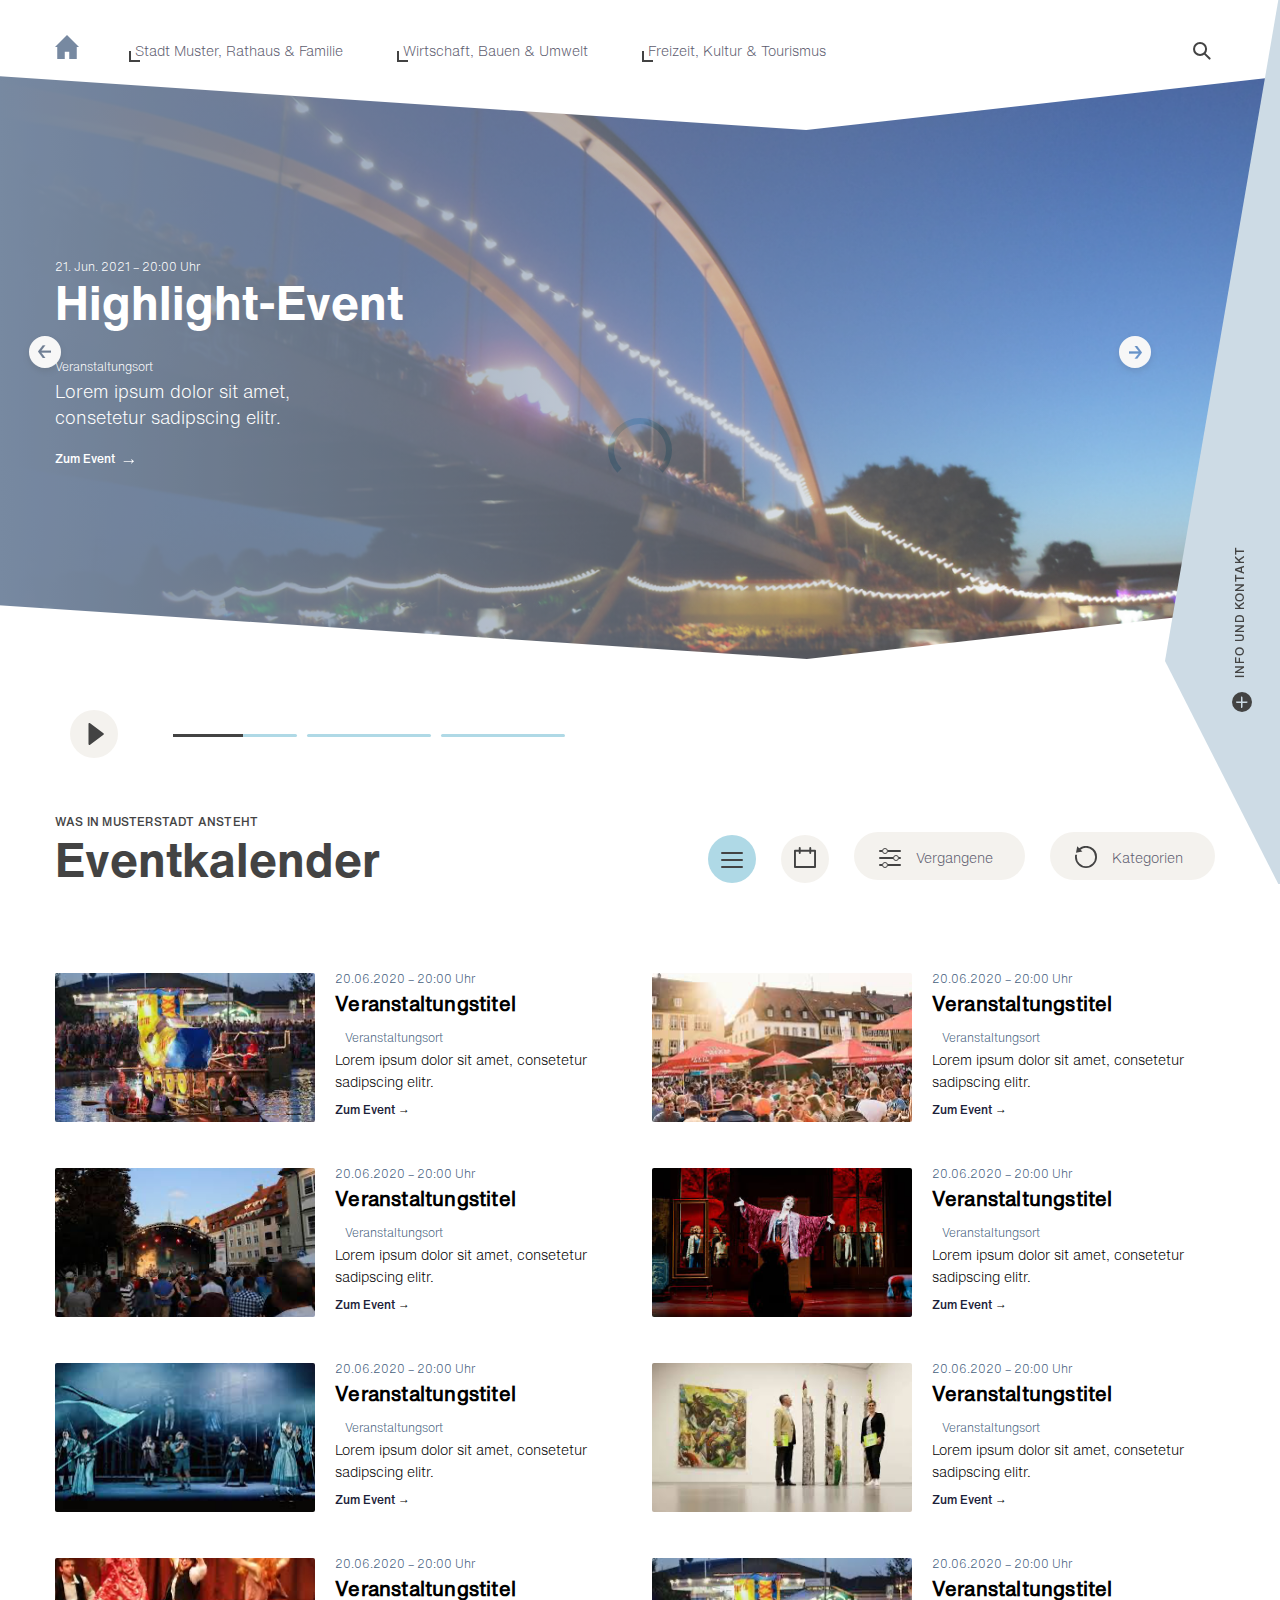
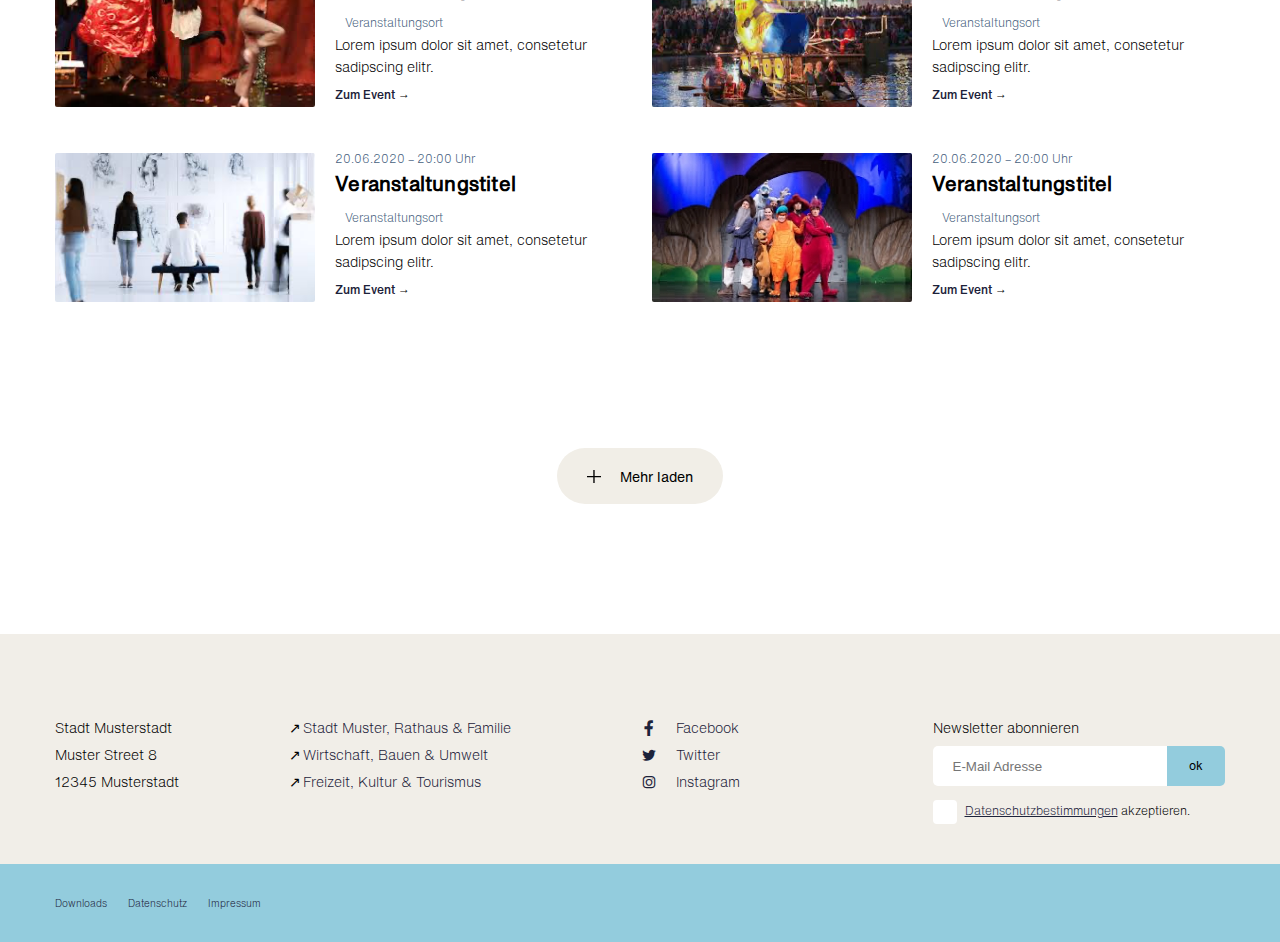
<file: events.html>
<!DOCTYPE html>
<html lang="en">

<head>
    <!--====== Required meta tags ======-->
    <meta charset="utf-8">
    <meta http-equiv="X-UA-Compatible" content="IE=edge">
    <meta name="viewport" content="width=device-width, initial-scale=1, shrink-to-fit=no">
    <!--====== Title ======-->
    <title>Title here</title>
    <!--====== Favicon Icon ======-->
    <link rel="shortcut icon" href="assets/img/favicon.ico" type="image/png">
    <!--====== Icon css ======-->
    <link href="assets/css/all.min.css" rel="stylesheet">
    <link href="assets/css/line-awesome.min.css" rel="stylesheet">
    <!--====== Owl carousel css ======-->
    <link href="assets/css/owl.carousel.css" rel="stylesheet">
    <!--====== Calendar css ======-->
    <link href="assets/css/calendar.css" rel="stylesheet">
    <!--====== Nice-select css ======-->
    <link href="assets/css/nice-select.css" rel="stylesheet">
    <!--====== Mmenu css ======-->
    <link href="assets/css/jquery-mmenu.css" rel="stylesheet">
    <!--====== Magnific css ======-->
    <link href="assets/css/magnific-popup.css" rel="stylesheet">
    <!--====== Style css ======-->
    <link href="assets/css/style.css" rel="stylesheet">
    <!--====== Responsive css ======-->
    <link href="assets/css/responsive.css" rel="stylesheet">
</head>

<body>
    <!-- Preloader Start -->
    <div class="proloader">
        <div class="loader_34">
            <!-- Preloader Elements -->
            <div class="ytp-spinner">
                <div class="ytp-spinner-container">
                    <div class="ytp-spinner-rotator">
                        <!-- Preloader Container Left Begin -->
                        <div class="ytp-spinner-left">
                            <!-- Preloader Body Left -->
                            <div class="ytp-spinner-circle"></div>
                        </div>
                        <!-- Preloader Container Left End -->
                        <!-- Preloader Container Right Begin -->
                        <div class="ytp-spinner-right">
                            <!-- Preloader Body Right -->
                            <div class="ytp-spinner-circle"></div>
                        </div>
                        <!-- Preloader Container Right End -->
                    </div>
                </div>
            </div>
        </div>
    </div>
    <!-- Preloader End -->
    <div class="page_wrapper">
        <!-- Header bar area Start -->
        <header class="header-bar-area">
            <!-- <div class="top-shape"></div> -->
            <div class="header-shape">
                <img src="assets/img/header-shape.svg" alt="Image">
            </div>
            <div class="container">
                <div class="header-wrap">
                    <div class="header-left">
                        <div class="home-icon">
                            <a href="index.html">
                                <img src="assets/img/home.png" alt="Image">
                            </a>
                            <span>Stadt Musterstadt</span>
                        </div>
                        <div class="main-menu-wrap">
                            <nav id="menu" class="main_menu">
                                <ul>
                                    <li class="dropdown-menu"><a class="has_child" href="#">Stadt Muster, Rathaus & Familie</a>
                                        <ul class="dropdown">
                                            <div class="dropdown-bot-shape xs-none">
                                                <img class="img-fluid" src="assets/img/dropdown-bot-shape.png" alt="Image">
                                            </div>
                                            <li class="has-Child open">
                                                <p class="dropdown-title">Stadt MUSTER, Rathaus & Familie</p>
                                                <a class="submenu-title" href="#">
                                                    Aktuelles <img src="assets/img/arrow-2.svg" alt="Image"></a>
                                                <ul class="has_dropdown open">
                                                    <span>Aktuelles</span>
                                                    <li><a href="#">Veranstaltungskalender
                                                    <li><a href="#">Müllkalender</a></li>
                                                    <li><a href="#">Baustellen</a></li>
                                                    <li><a href="#">Schadensmelder</a></li>
                                                    <li><a href="#">Jobs & Ausbildung</a></li>
                                                    <li><a href="#">Ausschreibungen</a></li>
                                                    <li><a href="#">Pressemitteilungen</a></li>
                                                    <li><a href="#">Infos Covid 19
                                                        </a></li>
                                                    <li><a href="#">Amtsblatt</a></li>
                                                    <li><a href="#">Notrufnummern</a></li>
                                                </ul>
                                            </li>
                                            <li class="has-Child">
                                                <a class="submenu-title" href="#">
                                                    Familie, Bildung, Soziales<img src="assets/img/arrow-2.svg" alt="Image">
                                                </a>
                                                <ul class="has_dropdown">
                                                    <span>Familie, Bildung, Soziales</span>
                                                    <li><a href="#">Veranstaltungskalender
                                                    <li><a href="#">Müllkalender</a></li>
                                                    <li><a href="#">Baustellen</a></li>
                                                    <li><a href="#">Schadensmelder</a></li>
                                                    <li><a href="#">Jobs & Ausbildung</a></li>
                                                    <li><a href="#">Ausschreibungen</a></li>
                                                    <li><a href="#">Pressemitteilungen</a></li>
                                                    <li><a href="#">Covid 19
                                                        </a></li>
                                                    <li><a href="#">Amtsblatt</a></li>
                                                    <li><a href="#">Notrufnummern</a></li>
                                                </ul>
                                            </li>
                                            <li class="has-Child">
                                                <a class="submenu-title" href="#">
                                                    Unsere Stadt<img src="assets/img/arrow-2.svg" alt="Image">
                                                </a>
                                                <ul class="has_dropdown">
                                                    <span>Unsere Stadt</span>
                                                    <li><a href="#">Veranstaltungskalender
                                                    <li><a href="#">Müllkalender</a></li>
                                                    <li><a href="#">Baustellen</a></li>
                                                    <li><a href="#">Schadensmelder</a></li>
                                                    <li><a href="#">Jobs & Ausbildung</a></li>
                                                    <li><a href="#">Ausschreibungen</a></li>
                                                    <li><a href="#">Pressemitteilungen</a></li>
                                                    <li><a href="#">Infos Covid 19
                                                        </a></li>
                                                    <li><a href="#">Notrufnummern</a></li>
                                                </ul>
                                            </li>
                                            <li class="has-Child">
                                                <a class="submenu-title" href="#">
                                                    Rathaus<img src="assets/img/arrow-2.svg" alt="Image">
                                                </a>
                                                <ul class="has_dropdown">
                                                    <span>Rathaus</span>
                                                    <li><a href="#">Veranstaltungskalender
                                                    <li><a href="#">Müllkalender</a></li>
                                                    <li><a href="#">Baustellen</a></li>
                                                    <li><a href="#">Schadensmelder</a></li>
                                                    <li><a href="#">Jobs & Ausbildung</a></li>
                                                    <li><a href="#">Ausschreibungen</a></li>
                                                    <li><a href="#">Pressemitteilungen</a></li>
                                                    <li><a href="#">Infos Covid 19
                                                        </a></li>
                                                    <li><a href="#">Amtsblatt</a></li>
                                                    <li><a href="#">Notrufnummern</a></li>
                                                </ul>
                                            </li>
                                            <li class="has-Child">
                                                <a class="submenu-title" href="#">
                                                    Service<img src="assets/img/arrow-2.svg" alt="Image">
                                                </a>
                                                <ul class="has_dropdown">
                                                    <span>Service</span>
                                                    <li><a href="#">Veranstaltungskalender
                                                    <li><a href="#">Müllkalender</a></li>
                                                    <li><a href="#">Baustellen</a></li>
                                                    <li><a href="#">Schadensmelder</a></li>
                                                    <li><a href="#">Jobs & Ausbildung</a></li>
                                                    <li><a href="#">Ausschreibungen</a></li>
                                                    <li><a href="#">Pressemitteilungen</a></li>
                                                    <li><a href="#">Infos Covid 19
                                                        </a></li>
                                                    <li><a href="#">Amtsblatt</a></li>
                                                    <li><a href="#">Notrufnummern</a></li>
                                                </ul>
                                            </li>
                                        </ul>
                                    </li>
                                    <li><a href="#">Wirtschaft, Bauen & Umwelt</a>
                                    </li>
                                    <li><a href="#">Freizeit, Kultur & Tourismus</a>
                                    </li>
                                </ul>
                            </nav>
                            <div id="mobile_menu">
                                <a href='#menu'>
                                    <span></span>
                                    <span></span>
                                    <span></span>
                                </a>
                            </div>
                        </div>
                    </div>
                    <div class="header-right">
                        <div class="header-search">
                            <form action="#">
                                <input type="search" name="search-box" id="searcg-box" placeholder="Suchen …">
                                <button type="button"><img src="assets/img/search.svg" alt="Image"></button>
                            </form>
                        </div>
                    </div>
                    <!--  <div class="header-search">
                        <form action="#">
                            <input type="search" name="search-box" id="searcg-box">
                            <button type="submit"><i class="las la-search"></i></button>
                        </form>
                    </div> -->
                </div>
            </div>
        </header>
        <!-- Header bar area End -->
        <!-- Hero section starts -->
        <section class="hero-wrap">
            <!-- <div class="bottom-shape"></div> -->
            <div class="hero-slider-wrap">
                <div class="hero-slider hero-slider_v2 owl-carousel">
                    <div class="item">
                        <div class="hero-slider-item bg-f" style="background-image: url(assets/img/hero-1.png);">
                            <div class="hero-overlay">
                                <img class="img-fluid xs-none" src="assets/img/hero-overlay-2.svg" alt="Image">
                                <img class="img-fluid md-none" src="assets/img/overlay-100.svg" alt="Image">
                            </div>
                            <div class="hero-content v2">
                                <span class="subheading">21. Jun. 2021 – 20:00 Uhr</span>
                                <h1>Highlight-Event</h1>
                                <span class="subheading">Veranstaltungsort</span>
                                <p>Lorem ipsum dolor sit amet, <br> consetetur sadipscing elitr.</p>
                                <a href="#" class="link v2">Zum Event <img src="assets/img/arrow-2.svg" alt="Image"></a>
                            </div>
                            <div class="hero-bottom-shape">
                                <img class="img-fluid" src="assets/img/hero-bottom-shape.svg" alt="Image">
                            </div>
                        </div>
                    </div>
                    <div class="item">
                        <div class="hero-slider-item bg-f" style="background-image: url(assets/img/hero-1.png);">
                            <div class="hero-overlay">
                                <img class="img-fluid xs-none" src="assets/img/hero-overlay-2.svg" alt="Image">
                                <img class="img-fluid md-none" src="assets/img/overlay-100.svg" alt="Image">
                            </div>
                            <div class="hero-content v2">
                                <span class="subheading">21. Jun. 2021 – 20:00 Uhr</span>
                                <h1>Highlight-Event</h1>
                                <span class="subheading">Veranstaltungsort</span>
                                <p>Lorem ipsum dolor sit amet, <br> consetetur sadipscing elitr.</p>
                                <a href="#" class="link v2">Zum Event <img src="assets/img/arrow-2.svg" alt="Image"></a>
                            </div>
                            <div class="hero-bottom-shape">
                                <img class="img-fluid" src="assets/img/hero-bottom-shape.svg" alt="Image">
                            </div>
                        </div>
                    </div>
                    <div class="item">
                        <div class="hero-slider-item bg-f" style="background-image: url(assets/img/hero-1.png);">
                            <div class="hero-overlay">
                                <img class="img-fluid xs-none" src="assets/img/hero-overlay-2.svg" alt="Image">
                                <img class="img-fluid md-none" src="assets/img/overlay-100.svg" alt="Image">
                            </div>
                            <div class="hero-content v2">
                                <span class="subheading">21. Jun. 2021 – 20:00 Uhr</span>
                                <h1>Highlight-Event</h1>
                                <span class="subheading">Veranstaltungsort</span>
                                <p>Lorem ipsum dolor sit amet, <br> consetetur sadipscing elitr.</p>
                                <a href="#" class="link v2">Zum Event <img src="assets/img/arrow-2.svg" alt="Image"></a>
                            </div>
                            <div class="hero-bottom-shape">
                                <img class="img-fluid" src="assets/img/hero-bottom-shape.svg" alt="Image">
                            </div>
                        </div>
                    </div>
                </div>
                <a href="https://www.youtube.com/watch?v=EFB33r7u4tY" class="video-play">
                    <img src="assets/img/play.svg" alt="Image">
                </a>
                <div class="more-info-btn">
                    <img src="assets/img/sm-option-1.svg" alt="Image" class="img-fluid sm-opt">
                    <span><img src="assets/img/plus.png" alt="Image"></span>
                    Info UND Kontakt
                </div>
            </div>
        </section>
        <div class="hero-option ">
            <div class="option-shape-1">
                <img src="assets/img/option-shape-3.svg" alt="Image">
            </div>
            <div class="option-shape-2">
                <img src="assets/img/option-shape-2.svg" alt="Image">
            </div>
            <div class="more-info-btn xs-none">
                <span><img src="assets/img/plus.png" alt="Image"></span>
                Info UND Kontakt
            </div>
            <div class="close-option">
                <img src="assets/img/close.svg" alt="Image">
            </div>
            <div class="hero-option-box">
                <div class="ev-info-title">
                    <h4>Montag, <span>15. Juni</span></h4>
                    <h6>13:26</h6>
                </div>
                <div class="ev-info-wrap inf_box">
                    <div class="weather-box">
                        <div class="wheather-temp">
                            <h5>WETTER HEUTE</h5>
                            <span>22°</span>
                            <p>leicht bewölkt</p>
                        </div>
                        <div class="humidity-inf">
                            <img src="assets/img/cloud.png" alt="Image">
                            <p><span>26° </span>MAX</p>
                            <p><span>13°</span>MIN</p>
                        </div>
                    </div>
                </div>
                <div class="ev-news-box inf_box">
                    <div class="ev-news-left">
                        <span class="subheading">TOP NEWS</span>
                        <p>Lorem Ipsum Dolor sit elute sadipiscing.</p>
                        <a href="#" class="link v3">Zum Artikel <img src="assets/img/arrow-4.svg" alt="Image"></a>
                    </div>
                    <div class="ev-news-right">
                        <img src="assets/img/news-1.png" alt="Image">
                    </div>
                </div>
                <div class="ev-event-box inf_box">
                    <div class="ev-box-title">
                        <span class="subheading">NÄCHSTE EVENTS</span>
                        <a href="#" class="link v3">Zum Artikel <img src="assets/img/arrow-4.svg" alt="Image"></a>
                    </div>
                    <div class="ev-event-item d-flex align-end">
                        <div class="ev-event-item-left">
                            <span class="subheading">20.06.2020</span>
                            <p>Lorem Ipsum Dolor sit elute sadipiscing</p>
                        </div>
                        <div class="ev-event-item-right">
                            <p><span>Veranstaltungsort </span> Beginn: 20:00 Uhr</p>
                        </div>
                    </div>
                    <div class="ev-event-item d-flex align-end">
                        <div class="ev-event-item-left">
                            <span class="subheading">20.06.2020</span>
                            <p>Lorem Ipsum Dolor sit elute sadipiscing</p>
                        </div>
                        <div class="ev-event-item-right">
                            <p><span>Veranstaltungsort </span> Beginn: 20:00 Uhr</p>
                        </div>
                    </div>
                    <div class="ev-event-item d-flex align-end">
                        <div class="ev-event-item-left">
                            <span class="subheading">20.06.2020</span>
                            <p>Lorem Ipsum Dolor sit elute sadipiscing</p>
                        </div>
                        <div class="ev-event-item-right">
                            <p><span>Veranstaltungsort </span> Beginn: 20:00 Uhr</p>
                        </div>
                    </div>
                </div>
                <div class="ev-event-kontact inf_box">
                    <div class="ev-box-title">
                        <span class="subheading">KONTAKT</span>
                        <a href="#" class="link v3">Alle Dienststellen <img src="assets/img/arrow-4.svg" alt="Image"></a>
                    </div>
                    <div class="ev-address">
                        <div class="ev-address-left">
                            <p>Stadt Musterstadt <br>
                                Muster Street 8 <br>
                                12345 Musterstadt</p>
                        </div>
                        <div class="ev-address-left">
                            <ul>
                                <li>Mo–Mi: <span>08:00–16:00 </span></li>
                                <li>Do: <span>08:00–18:00 </span></li>
                                <li>Fr: <span>08:00–13:00 </span></li>
                            </ul>
                        </div>
                    </div>
                    <a href="tel:0800876543" class="btn v1">Corona Hotline <span>0800 876543</span></a>
                </div>
            </div>
        </div>
        <!-- Hero section ends -->
        <!-- Event Section start -->
        <section class="event-wrap v1">
            <div class="container">
                <div class="filter-wrap">
                    <div class="filter-title">
                        <span>WAS IN MUSTERSTADT ANSTEHT</span>
                        <h2>Eventkalender</h2>
                    </div>
                    <div class="filter-tablist">
                        <div class="tab-menu">
                            <ul>
                                <li><a href="javascript:void(0)" class="tab-a active-a v1" data-id="tab1"> <img src="assets/img/calendar.svg" alt="Image"></a></li>
                                <li><a href="javascript:void(0)" class="tab-a v1" data-id="tab2"><img src="assets/img/bar.svg" alt="Image"></a></li>
                                <li><a href="javascript:void(0)" class="cat-filter"><img src="assets/img/settings.svg" alt="Image">
                                        <span> Vergangene</span></a></li>
                                <li><a href="javascript:void(0)" class="reload"><img src="assets/img/reload.svg" alt="Image">
                                        <span> Kategorien</span></a></li>
                            </ul>
                        </div>
                    </div>
                </div>
                <div class="filter-taglist">
                        <ul>
                            <li><span>Kultur <img src="assets/img/check.svg" alt="Image"></span></li>
                            <li><span>Familie <img src="assets/img/check.svg" alt="Image"></span></li>
                            <li><span>sport <img src="assets/img/check.svg" alt="Image"></span></li>
                            <li><span>Medizin <img src="assets/img/check.svg" alt="Image"></span></li>
                            <li><span>Wirtschaft <img src="assets/img/check.svg" alt="Image"></span></li>
                            <li><span>Sadip <img src="assets/img/check.svg" alt="Image"></span></li>
                            <li><span>conset <img src="assets/img/check.svg" alt="Image"></span></li>
                            <li><span>Dolorsitam <img src="assets/img/check.svg" alt="Image"></span></li>
                            <li><span>sadip <img src="assets/img/check.svg" alt="Image"></span></li>
                            <li><span>Dolorsitam <img src="assets/img/check.svg" alt="Image"></span></li>
                            <li><span>conset <img src="assets/img/check.svg" alt="Image"></span></li>
                            <li><span>Loremipsum <img src="assets/img/check.svg" alt="Image"></span></li>
                            <li><span>Sdip <img src="assets/img/check.svg" alt="Image"></span></li>
                            <li><span>conset <img src="assets/img/check.svg" alt="Image"></span></li>
                            <li><span>Kultur <img src="assets/img/check.svg" alt="Image"></span></li>
                            <li><span>Familie <img src="assets/img/check.svg" alt="Image"></span></li>
                            <li><span>sport <img src="assets/img/check.svg" alt="Image"></span></li>
                            <li><span>Medizin <img src="assets/img/check.svg" alt="Image"></span></li>
                            <li><span>Wirtschaft <img src="assets/img/check.svg" alt="Image"></span></li>
                            <li><span>Sadip <img src="assets/img/check.svg" alt="Image"></span></li>
                            <li><span>conset <img src="assets/img/check.svg" alt="Image"></span></li>
                            <li><span>Dolorsitam <img src="assets/img/check.svg" alt="Image"></span></li>
                            <li><span>sadip <img src="assets/img/check.svg" alt="Image"></span></li>
                            <li><span>Dolorsitam <img src="assets/img/check.svg" alt="Image"></span></li>
                            <li><span>conset <img src="assets/img/check.svg" alt="Image"></span></li>
                            <li><span>Loremipsum <img src="assets/img/check.svg" alt="Image"></span></li>
                            <li><span>Sdip <img src="assets/img/check.svg" alt="Image"></span></li>
                            <li><span>conset <img src="assets/img/check.svg" alt="Image"></span></li>
                        </ul>
                    </div>
                <div class="filter-tab-content">
                    
                    <div class="tab   tab-active" data-id="tab1">
                        <div class="event-list-wrap v1">
                            <div class="event-item">
                                <div class="event-img">
                                    <img src="assets/img/img-1.jpg" alt="Image">
                                </div>
                                <div class="event-info">
                                    <span class="date">20.06.2020 – 20:00 Uhr</span>
                                    <h4>Veranstaltungstitel</h4>
                                    <span class="date ml-10">Veranstaltungsort</span>
                                    <p>Lorem ipsum dolor sit amet, consetetur sadipscing elitr.</p>
                                    <a href="#" class="link">Zum Event <img src="assets/img/arrow-2.svg" alt="Image"></a>
                                </div>
                            </div>
                            <div class="event-item">
                                <div class="event-img">
                                    <img src="assets/img/img-6.jpg" alt="Image">
                                </div>
                                <div class="event-info">
                                    <span class="date">20.06.2020 – 20:00 Uhr</span>
                                    <h4>Veranstaltungstitel</h4>
                                    <span class="date ml-10">Veranstaltungsort</span>
                                    <p>Lorem ipsum dolor sit amet, consetetur sadipscing elitr.</p>
                                    <a href="#" class="link">Zum Event <img src="assets/img/arrow-2.svg" alt="Image"></a>
                                </div>
                            </div>
                            <div class="event-item">
                                <div class="event-img">
                                    <img src="assets/img/img-2.jpg" alt="Image">
                                </div>
                                <div class="event-info">
                                    <span class="date">20.06.2020 – 20:00 Uhr</span>
                                    <h4>Veranstaltungstitel</h4>
                                    <span class="date ml-10">Veranstaltungsort</span>
                                    <p>Lorem ipsum dolor sit amet, consetetur sadipscing elitr.</p>
                                    <a href="#" class="link">Zum Event <img src="assets/img/arrow-2.svg" alt="Image"></a>
                                </div>
                            </div>
                            <div class="event-item">
                                <div class="event-img">
                                    <img src="assets/img/img-7.jpg" alt="Image">
                                </div>
                                <div class="event-info">
                                    <span class="date">20.06.2020 – 20:00 Uhr</span>
                                    <h4>Veranstaltungstitel</h4>
                                    <span class="date ml-10">Veranstaltungsort</span>
                                    <p>Lorem ipsum dolor sit amet, consetetur sadipscing elitr.</p>
                                    <a href="#" class="link">Zum Event <img src="assets/img/arrow-2.svg" alt="Image"></a>
                                </div>
                            </div>
                            <div class="event-item">
                                <div class="event-img">
                                    <img src="assets/img/img-3.jpg" alt="Image">
                                </div>
                                <div class="event-info">
                                    <span class="date">20.06.2020 – 20:00 Uhr</span>
                                    <h4>Veranstaltungstitel</h4>
                                    <span class="date ml-10">Veranstaltungsort</span>
                                    <p>Lorem ipsum dolor sit amet, consetetur sadipscing elitr.</p>
                                    <a href="#" class="link">Zum Event <img src="assets/img/arrow-2.svg" alt="Image"></a>
                                </div>
                            </div>
                            <div class="event-item">
                                <div class="event-img">
                                    <img src="assets/img/img-8.jpg" alt="Image">
                                </div>
                                <div class="event-info">
                                    <span class="date">20.06.2020 – 20:00 Uhr</span>
                                    <h4>Veranstaltungstitel</h4>
                                    <span class="date ml-10">Veranstaltungsort</span>
                                    <p>Lorem ipsum dolor sit amet, consetetur sadipscing elitr.</p>
                                    <a href="#" class="link">Zum Event <img src="assets/img/arrow-2.svg" alt="Image"></a>
                                </div>
                            </div>
                            <div class="event-item">
                                <div class="event-img">
                                    <img src="assets/img/img-4.jpg" alt="Image">
                                </div>
                                <div class="event-info">
                                    <span class="date">20.06.2020 – 20:00 Uhr</span>
                                    <h4>Veranstaltungstitel</h4>
                                    <span class="date ml-10">Veranstaltungsort</span>
                                    <p>Lorem ipsum dolor sit amet, consetetur sadipscing elitr.</p>
                                    <a href="#" class="link">Zum Event <img src="assets/img/arrow-2.svg" alt="Image"></a>
                                </div>
                            </div>
                            <div class="event-item">
                                <div class="event-img">
                                    <img src="assets/img/img-9.jpg" alt="Image">
                                </div>
                                <div class="event-info">
                                    <span class="date">20.06.2020 – 20:00 Uhr</span>
                                    <h4>Veranstaltungstitel</h4>
                                    <span class="date ml-10">Veranstaltungsort</span>
                                    <p>Lorem ipsum dolor sit amet, consetetur sadipscing elitr.</p>
                                    <a href="#" class="link">Zum Event <img src="assets/img/arrow-2.svg" alt="Image"></a>
                                </div>
                            </div>
                            <div class="event-item">
                                <div class="event-img">
                                    <img src="assets/img/img-5.jpg" alt="Image">
                                </div>
                                <div class="event-info">
                                    <span class="date">20.06.2020 – 20:00 Uhr</span>
                                    <h4>Veranstaltungstitel</h4>
                                    <span class="date ml-10">Veranstaltungsort</span>
                                    <p>Lorem ipsum dolor sit amet, consetetur sadipscing elitr.</p>
                                    <a href="#" class="link">Zum Event <img src="assets/img/arrow-2.svg" alt="Image"></a>
                                </div>
                            </div>
                            <div class="event-item">
                                <div class="event-img">
                                    <img src="assets/img/img-10.jpg" alt="Image">
                                </div>
                                <div class="event-info">
                                    <span class="date">20.06.2020 – 20:00 Uhr</span>
                                    <h4>Veranstaltungstitel</h4>
                                    <span class="date ml-10">Veranstaltungsort</span>
                                    <p>Lorem ipsum dolor sit amet, consetetur sadipscing elitr.</p>
                                    <a href="#" class="link">Zum Event <img src="assets/img/arrow-2.svg" alt="Image"></a>
                                </div>
                            </div>
                        </div>
                        <div class="event-list-wrap v1">
                            <a href="javascript:void(0)" class="btn v8 load-more"><img src="assets/img/plus-2.svg" alt="Image">
                                <span class="default-msg">Mehr laden</span>
                                <span class="loading-msg">Loading...</span>
                            </a>
                        </div>
                    </div>
                    <div class="tab " data-id="tab2">
                        <div class="tab-two-content d-flex">
                            <div class="tab-two-content-left">
                                <div class="event-item w-100">
                                    <div class="event-img">
                                        <img src="assets/img/img-1.jpg" alt="Image">
                                    </div>
                                    <div class="event-info">
                                        <span class="date">20.06.2020 – 20:00 Uhr</span>
                                        <h4>Veranstaltungstitel</h4>
                                        <span class="date ml-10">Veranstaltungsort</span>
                                        <p>Lorem ipsum dolor sit amet, consetetur sadipscing elitr.</p>
                                        <a href="#" class="link">Zum Event <img src="assets/img/arrow-2.svg" alt="Image"></a>
                                    </div>
                                </div>
                                <div class="event-item w-100">
                                    <div class="event-img">
                                        <img src="assets/img/img-6.jpg" alt="Image">
                                    </div>
                                    <div class="event-info">
                                        <span class="date">20.06.2020 – 20:00 Uhr</span>
                                        <h4>Veranstaltungstitel</h4>
                                        <span class="date ml-10">Veranstaltungsort</span>
                                        <p>Lorem ipsum dolor sit amet, consetetur sadipscing elitr.</p>
                                        <a href="#" class="link">Zum Event <img src="assets/img/arrow-2.svg" alt="Image"></a>
                                    </div>
                                </div>
                                <div class="event-item w-100">
                                    <div class="event-img">
                                        <img src="assets/img/img-2.jpg" alt="Image">
                                    </div>
                                    <div class="event-info">
                                        <span class="date">20.06.2020 – 20:00 Uhr</span>
                                        <h4>Veranstaltungstitel</h4>
                                        <span class="date ml-10">Veranstaltungsort</span>
                                        <p>Lorem ipsum dolor sit amet, consetetur sadipscing elitr.</p>
                                        <a href="#" class="link">Zum Event <img src="assets/img/arrow-2.svg" alt="Image"></a>
                                    </div>
                                </div>
                                <div class="event-item w-100">
                                    <div class="event-img">
                                        <img src="assets/img/img-7.jpg" alt="Image">
                                    </div>
                                    <div class="event-info">
                                        <span class="date">20.06.2020 – 20:00 Uhr</span>
                                        <h4>Veranstaltungstitel</h4>
                                        <span class="date ml-10">Veranstaltungsort</span>
                                        <p>Lorem ipsum dolor sit amet, consetetur sadipscing elitr.</p>
                                        <a href="#" class="link">Zum Event <img src="assets/img/arrow-2.svg" alt="Image"></a>
                                    </div>
                                </div>
                                <div class="event-item w-100">
                                    <div class="event-img">
                                        <img src="assets/img/img-3.jpg" alt="Image">
                                    </div>
                                    <div class="event-info">
                                        <span class="date">20.06.2020 – 20:00 Uhr</span>
                                        <h4>Veranstaltungstitel</h4>
                                        <span class="date ml-10">Veranstaltungsort</span>
                                        <p>Lorem ipsum dolor sit amet, consetetur sadipscing elitr.</p>
                                        <a href="#" class="link">Zum Event <img src="assets/img/arrow-2.svg" alt="Image"></a>
                                    </div>
                                </div>
                            </div>
                            <div class="tab-two-content-right">
                                <div id="datepicker"></div>
                            </div>
                        </div>
                    </div>
                    <div class="tab" data-id="tab3">
                    </div>
                    <div class="tab " data-id="tab4">
                    </div>
                </div>
            </div>
        </section>
        <!-- Event Section end -->
        <!-- Footer start -->
        <footer class="footer-wrap">
            <div class="footer-top">
                <div class="container">
                    <div class="footer-widget-wrap">
                        <div class="footer-widget">
                            <p>Stadt Musterstadt <br>
                                Muster Street 8 <br>
                                12345 Musterstadt</p>
                        </div>
                        <div class="footer-widget">
                            <ul class="footer-menu">
                                <li><a href="#"><img src="assets/img/arrow-1.svg" alt="Image">Stadt Muster, Rathaus & Familie</a></li>
                                <li><a href="#"><img src="assets/img/arrow-1.svg" alt="Image"> Wirtschaft, Bauen & Umwelt</a></li>
                                <li><a href="#"><img src="assets/img/arrow-1.svg" alt="Image"> Freizeit, Kultur & Tourismus</a></li>
                            </ul>
                        </div>
                        <div class="footer-widget">
                            <ul class="social-lik">
                                <li><a href="#"><i class="lab la-facebook-f"></i>Facebook</a></li>
                                <li><a href="#"><i class="lab la-twitter"></i>Twitter</a></li>
                                <li><a href="#"><i class="lab la-instagram"></i>Instagram</a></li>
                            </ul>
                        </div>
                        <div class="footer-widget">
                            <form class="newsletter-form">
                                <label for="nl_form">Newsletter abonnieren</label>
                                <div class="form-group">
                                    <input type="email" placeholder="E-Mail Adresse">
                                    <button type="submit">ok</button>
                                </div>
                                <div class="check_box">
                                    <input type="checkbox" id="check_1">
                                    <label for="check_1"><a href="#">Datenschutzbestimmungen</a> akzeptieren.</label>
                                </div>
                            </form>
                        </div>
                    </div>
                </div>
            </div>
            <div class="footer-bottom">
                <div class="container">
                    <ul>
                        <li><a href="#">Downloads </a></li>
                        <li><a href="#"> Datenschutz </a></li>
                        <li><a href="#"> Impressum</a></li>
                    </ul>
                </div>
            </div>
        </footer>
        <!-- Footer end -->
    </div>
    <!--====== BACK TO TOP START ======-->
    <a href="#" class="back-to-top"><img src="assets/img/up-arrow.svg" alt="Image"></a>
    <!--====== BACK TO TOP ENDS ======-->
    <!--====== jquery js ======-->
    <script src="assets/js/vendor/jquery-3.4.1.min.js"></script>
    <script src='assets/js/jquery_uI.js'></script>
    <!--====== Popper js ======-->
    <script src="assets/js/calendar.js"></script>
    <!--====== Owl carousel js ======-->
    <script src="assets/js/owl.carousel.js"></script>
    <!--======Nice-select js ======-->
    <script src="assets/js/jquery-nice-select.js"></script>
    <!--====== Mmenu js ======-->
    <script src="assets/js/jquery-mmneu.js"></script>
    <!--====== Magnific js ======-->
    <script src="assets/js/jquery.magnific-popup.js"></script>
    <!--====== Ajax Load More js ======-->
    <script src="assets/js/ajax-load-more.js"></script>
    <!--====== Main js ======-->
    <script src="assets/js/main.js"></script>
</body>

</html>
</file>
<file: assets/css/calendar.css>
.ui-widget {
    width: 100%;
    height: auto;
    /*! margin:30px auto; */
    font: 12px/1 Arial;
    box-shadow:
        none;
    border-radius: 10px;
    position: relative;
    z-index: 10;
}

/*.ui-widget:before,
.ui-widget:after {
    content: "";
    display: block;
    height: 100%;
    position: absolute;
    ! box-shadow:0 1px 2px 1px rgba(3,3,3,0.4); 
    background: #F1EEE8;
    border-radius: 1px;
}*/

.ui-widget:before {
    width: 98%;
    top: 5px;
    left: 3px;
    z-index: -10;
}

.ui-widget:after {
    width: 96%;
    top: 10px;
    left: 6px;
    z-index: -20;
}

.ui-widget a {
    text-decoration: none;
    font-size: 14px;
    line-height: 22px;
    font-family: var(--font_rg);
}

.ui-datepicker table {
    width: 100%;
}

.ui-datepicker-header {
    width: 100%;
    height: 100px;
    /*! background: url("https://media-cache-ec4.pinterest.com/upload/276830708316411236_yZqe68ac.jpg"); */
    background-size: cover;
    border-radius: 7px 7px 0 0;
    /*! box-shadow:inset 0 1px 0 0 rgba(255,255,255,0.4), inset 0 -5px 10px -5px #571711; */
    color: #EFDEB7;
    overflow: hidden;
    padding-top: 15px;
}

.ui-datepicker-title {
    text-align: center;
    font-size: 18px;
    /*! text-shadow:1px -1px #31241C; */
    margin-top: 15px;
    line-height: 31px;
    color: #000;
}

.ui-datepicker-year {
    color: #000;
}

.ui-datepicker-prev,
.ui-datepicker-next {
    display: inline-block;
    width: 30px;
    height: 30px;
    text-align: center;
    cursor: pointer;
    margin-top: 20px;

}

.ui-icon {
    display: none;
}

.ui-datepicker-prev {
    float: left;
    margin-left: 14px;
}

.ui-datepicker-next {
    float: right;
    margin-right: 36px;
}

/* .ui-datepicker-next:before{
      content:"►"; color:#440B05;font-size:16px;
    }*/
.ui-datepicker-next:before {
    content: "\f105";
    color: #475F80;
    font-size: 20px;
    font-family: 'Line Awesome Free';
    font-weight: 600;
}

.ui-datepicker-next:after {
    content: "Nächster";
    color: #475F80;
    font-size: 12px;
    font-family: var(--font_rg);
    margin-left: -75px;
    top: -3px;
    position: relative;
}

.ui-datepicker-prev:before {
    content: "\f104";
    color: #475F80;
    font-size: 20px;
    font-family: 'Line Awesome Free';
    font-weight: 600;
}

.ui-datepicker-prev:after {
    content: "Vorheriger";
    color: #475F80;
    font-size: 12px;
    font-family: var(--font_rg);
    margin-right: -75px;
    position: relative;
    top: -3px;
}

thead {
    /*! background: linear-gradient(#D2D2D2,#868686); */
    height: 30px;
    /*! box-shadow: 0 1px 2px 1px #6F6961; */
}

thead th {
    text-transform: uppercase;
    color: #707070;
    font-size: 12px;
    opacity: 0.8;
    font-family: "Helvetica Regular";
    text-transform: capitalize;
}

.ui-datepicker-calendar {
    /*! background: url("https://media-cache-ec2.pinterest.com/upload/276830708316411241_WVs774Pa.jpg")0 30px repeat; */
    background-size: 100%;
    /*! border-radius: 0 0 10px 10px; */
    border-collapse: collapse;
    /*removes default spacing between cells*/
    /*! font-weight:bold; */

}

td,
td a {
    height: 46px;
    text-align: center;
    font-family: arial;
}

td a.ui-state-default {
    color: #000;
}

.ui-state-disabled {
    color: #000 !important;
    opacity: 0.5;
}

a.ui-state-active {
    line-height: 40px;
    display: block;
    background:
        url('https://media-cache-lt0.pinterest.com/upload/276830708316411244_RMB1iYCw.jpg') right center no-repeat;
    color: #AE7514 !important;
}

table.ui-datepicker-calendar tbody td.highlight>a {
    line-height: 40px;
    display: block;
    background: url("https://media-cache-ec4.pinterest.com/upload/276830708316411430_2hONwsBf.jpg") 10px 28px no-repeat;
}


.ui-state-default.ui-state-active:before {
    position: absolute;
    top: -2px;
    left: 50%;
    content: "";
    width: 45px;
    height: 45px;
    border-radius: 50%;
    background: #000;
    transform: translateX(-50%);
    z-index: -1;
}

.ui-state-default.ui-state-active {
    position: relative;
    color: #fff !important;
    z-index: 9;
    font-family:"Helvetica SemiBold";
}

.ui-state-default {
    font-size: 14px;
}
#datepicker {
  background: #F1EEE8;
  padding: 0 0 40px;
}
</file>
<file: assets/css/nice-select.css>
.nice-select {
    -webkit-tap-highlight-color: transparent;
    background-color: #fff;
    border-radius: 3px;
    border: solid 1px #A0A0A0;
    box-sizing: border-box;
    clear: both;
    color: #a0a0a0;
    font-size: 15px;
    cursor: pointer;
    display: block;
    float: left;
    font-family: inherit;
    font-weight: normal;
    height: 47px;
    line-height: 47px;
    outline: none;
    padding: 0 10px 0 10px;
    position: relative;
    text-align: left !important;
    -webkit-transition: all 0.2s ease-in-out;
    transition: all 0.2s ease-in-out;
    -webkit-user-select: none;
    -moz-user-select: none;
    -ms-user-select: none;
    user-select: none;
    white-space: nowrap;
    width: auto;
}

.nice-select:hover {
    border-color: #dbdbdb;
}

.nice-select:active,
.nice-select.open,
.nice-select:focus {
    border-color: #999;
}

.nice-select:after {
    border-bottom: 2px solid #ccc;
    border-right: 2px solid #ccc;
    content: '';
    display: block;
    width: 8px;
    height: 8px;
    margin-top: -4px;
    pointer-events: none;
    position: absolute;
    right: 12px;
    top: 47%;
    -webkit-transform-origin: 66% 66%;
    -ms-transform-origin: 66% 66%;
    transform-origin: 66% 66%;
    -webkit-transform: rotate(45deg);
    -ms-transform: rotate(45deg);
    transform: rotate(45deg);
    -webkit-transition: all 0.15s ease-in-out;
    transition: all 0.15s ease-in-out;
}

.nice-select.open:after {
    -webkit-transform: rotate(-135deg);
    -ms-transform: rotate(-135deg);
    transform: rotate(-135deg);
}

.nice-select.open .list {
    width: 100%;
    opacity: 1;
    pointer-events: auto;
    -webkit-transform: scale(1) translateY(0);
    -ms-transform: scale(1) translateY(0);
    transform: scale(1) translateY(0);
}

.nice-select.disabled {
    border-color: #ededed;
    color: #999;
    pointer-events: none;
}

.nice-select.disabled:after {
    border-color: #cccccc;
}

.nice-select.wide {
    width: 100%;
}

.nice-select.wide .list {
    left: 0 !important;
    right: 0 !important;
}

.nice-select.right {
    float: right;
}

.nice-select.right .list {
    left: auto;
    right: 0;
}

.nice-select.small {
    font-size: 12px;
    height: 36px;
    line-height: 34px;
}

.nice-select.small:after {
    height: 4px;
    width: 4px;
}

.nice-select.small .option {
    line-height: 34px;
    min-height: 34px;
}

.nice-select .list {
    background-color: #fff;
    border-radius: 5px;
    box-shadow: 0 0 0 1px rgba(68, 68, 68, 0.11);
    box-sizing: border-box;
    margin-top: 4px;
    opacity: 0;
    overflow: hidden;
    padding: 0;
    pointer-events: none;
    position: absolute;
    top: 100%;
    left: 0;
    -webkit-transform-origin: 50% 0;
    -ms-transform-origin: 50% 0;
    transform-origin: 50% 0;
    -webkit-transform: scale(0.75) translateY(-21px);
    -ms-transform: scale(0.75) translateY(-21px);
    transform: scale(0.75) translateY(-21px);
    -webkit-transition: all 0.2s cubic-bezier(0.5, 0, 0, 1.25), opacity 0.15s ease-out;
    transition: all 0.2s cubic-bezier(0.5, 0, 0, 1.25), opacity 0.15s ease-out;
    z-index: 9;
}

.nice-select .list:hover .option:not(:hover) {
    background-color: transparent !important;
}

.nice-select .option {
    cursor: pointer;
    font-weight: 400;
    line-height: 40px;
    list-style: none;
    min-height: 40px;
    outline: none;
    padding-left: 18px;
    padding-right: 29px;
    text-align: left;
    -webkit-transition: all 0.2s;
    transition: all 0.2s;
}

.nice-select .option.focus,
.nice-select .option.selected.focus {
    /*! background-color: #6FB2FF; */
    color: #112A56;
}

.nice-select .option:hover {
    /*! background-color: #6FB2FF; */
    /*! color: #fff; */
}

.nice-select .option.selected {
    font-weight: bold;
}

.nice-select .option.disabled {
    background-color: transparent;
    color: #999;
    cursor: default;
}

.no-csspointerevents .nice-select .list {
    display: none;
}

.no-csspointerevents .nice-select.open .list {
    display: block;
}
</file>
<file: assets/css/style.css>
/* Base CSS */

@font-face {
    font-family: Helvetica Bold;
    src: url(../fonts/Monotype-Helvetica-NowText-Bold.otf);
}

@font-face {
    font-family: Helvetica SemiBold;
    src: url(../fonts/Monotype-Helvetica-NowText-Medium.otf);
}

@font-face {
    font-family: Helvetica Medium;
    src: url(../fonts/Monotype-Regular.otf);
}

@font-face {
    font-family: Helvetica Regular;
    src: url(../fonts/Monotype-Helvetica-Now-Text-Light.otf);
}

@font-face {
    font-family: Helvetica Light;
    src: url(../fonts/Monotype-rg.otf);
    font-weight: 300;
}

/* variables*/
:root {
    --font_bl: "Helvetica Bold";
    --font_sb: "Helvetica SemiBold";
    --font_md: "Helvetica Medium";
    --font_rg: "Helvetica Regular";
    --font_lg: "Helvetica Regular";

    --white: #fff;
    --red: #D51030;
    --grey: #999;
    --preloader-clr: #000;
    --bg-overlaay: rgba(0, 0, 0, 0.8);
}

:focus,
button:focus {
    outline: 0;
}

* {
    box-sizing: border-box;
}

.form-control:focus {
    -webkit-box-shadow: none;
    box-shadow: none;
}

a,
button,
input[type="submit"] {
    cursor: pointer;
}

a {
    color: #1c223a;
    text-transform: inherit;
    text-decoration: none;
}

a:hover,
a :focus {
    color: #373d46;
    text-decoration: none;
}

a:focus {
    outline: 0 solid
}

img {
    max-width: 100%;
    height: auto;
}

h1,
h2,
h3,
h4,
h5,
h6 {
    margin: 0 0 10px;
    line-height: 1.5;
    font-family: var(--font_bl);
}

body {
    margin: 0;
    color: #000000;
    font-family: var(--font_rg);
    overflow-x: hidden !important;
}

ul {
    padding: 0;
    margin: 0;
}

ul,
li {
    list-style: none;
}

p {
    font-size: 16px;
    line-height: 22px;
    margin: 0 0 10px;
}

a {
    transition: all 0.3s ease;
}

a:hover {
    text-decoration: none;
}

/*Proloader START CSS*/

.proloader {
    position: fixed;
    width: 100%;
    height: 100%;
    left: 0;
    top: 0;
    z-index: 9999;
    background: #fff;
}

.loader_34 {
    /* Preloader */
    display: table-cell;
    vertical-align: middle;
    text-align: center;
}

.loader_34 .ytp-spinner {
    /* Spinner Container */
    position: absolute;
    left: 50%;
    top: 50%;
    width: 64px;
    margin-left: -32px;
    z-index: 18;
    pointer-events: none;
}

.loader_34 .ytp-spinner .ytp-spinner-container {
    pointer-events: none;
    position: absolute;
    width: 100%;
    padding-bottom: 100%;
    top: 50%;
    left: 50%;
    margin-top: -50%;
    margin-left: -50%;
    animation: ytp-spinner-linspin 1568.23529647ms linear infinite;
    -webkit-animation: ytp-spinner-linspin 1568.23529647ms linear infinite;
}

.loader_34 .ytp-spinner-rotator {
    position: absolute;
    width: 100%;
    height: 100%;
    -webkit-animation: ytp-spinner-easespin 5332ms cubic-bezier(0.4, 0.0, 0.2, 1) infinite both;
    animation: ytp-spinner-easespin 5332ms cubic-bezier(0.4, 0.0, 0.2, 1) infinite both;
}

.loader_34 .ytp-spinner-left {
    position: absolute;
    top: 0;
    left: 0;
    bottom: 0;
    overflow: hidden;
}

.loader_34 .ytp-spinner-right {
    position: absolute;
    top: 0;
    right: 0;
    bottom: 0;
    overflow: hidden;
}

.loader_34 .ytp-spinner-left {
    /* Position inside Container*/
    right: 50%;
}

.loader_34 .ytp-spinner-right {
    /* Position inside Container*/
    left: 50%;
}

.loader_34 .ytp-spinner-circle {
    box-sizing: border-box;
    position: absolute;
    width: 200%;
    height: 100%;
    border-style: solid;
    /* Spinner Color */
    border-color: #93CCDD #93CCDD transparent;
    border-radius: 50%;
    border-width: 6px;
}

.loader_34 .ytp-spinner-left .ytp-spinner-circle {
    left: 0;
    right: -100%;
    border-right-color: transparent;
    -webkit-animation: ytp-spinner-left-spin 1333ms cubic-bezier(0.4, 0.0, 0.2, 1) infinite both;
    animation: ytp-spinner-left-spin 1333ms cubic-bezier(0.4, 0.0, 0.2, 1) infinite both;
}

.loader_34 .ytp-spinner-right .ytp-spinner-circle {
    left: -100%;
    right: 0;
    border-left-color: transparent;
    -webkit-animation: ytp-right-spin 1333ms cubic-bezier(0.4, 0.0, 0.2, 1) infinite both;
    animation: ytp-right-spin 1333ms cubic-bezier(0.4, 0.0, 0.2, 1) infinite both;
}


/* Preloader Animations */

@-webkit-keyframes ytp-spinner-linspin {
    to {
        -webkit-transform: rotate(360deg);
    }
}

@keyframes ytp-spinner-linspin {
    to {
        transform: rotate(360deg);
    }
}

@-webkit-keyframes ytp-spinner-easespin {
    12.5% {
        -webkit-transform: rotate(135deg);
    }

    25% {
        -webkit-transform: rotate(270deg);
    }

    37.5% {
        -webkit-transform: rotate(405deg);
    }

    50% {
        -webkit-transform: rotate(540deg);
    }

    62.5% {
        -webkit-transform: rotate(675deg);
    }

    75% {
        -webkit-transform: rotate(810deg);
    }

    87.5% {
        -webkit-transform: rotate(945deg);
    }

    to {
        -webkit-transform: rotate(1080deg);
    }
}

@keyframes ytp-spinner-easespin {
    12.5% {
        transform: rotate(135deg);
    }

    25% {
        transform: rotate(270deg);
    }

    37.5% {
        transform: rotate(405deg);
    }

    50% {
        transform: rotate(540deg);
    }

    62.5% {
        transform: rotate(675deg);
    }

    75% {
        transform: rotate(810deg);
    }

    87.5% {
        transform: rotate(945deg);
    }

    to {
        transform: rotate(1080deg);
    }
}

@-webkit-keyframes ytp-spinner-left-spin {
    0% {
        -webkit-transform: rotate(130deg);
    }

    50% {
        -webkit-transform: rotate(-5deg);
    }

    to {
        -webkit-transform: rotate(130deg);
    }
}

@keyframes ytp-spinner-left-spin {
    0% {
        transform: rotate(130deg);
    }

    50% {
        transform: rotate(-5deg);
    }

    to {
        transform: rotate(130deg);
    }
}

@-webkit-keyframes ytp-right-spin {
    0% {
        -webkit-transform: rotate(-130deg);
    }

    50% {
        -webkit-transform: rotate(5deg);
    }

    to {
        -webkit-transform: rotate(-130deg);
    }
}

@keyframes ytp-right-spin {
    0% {
        transform: rotate(-130deg);
    }

    50% {
        transform: rotate(5deg);
    }

    to {
        transform: rotate(-130deg);
    }
}


/*return-to-top START CSS*/

.back-to-top {
    font-size: 24px;
    line-height: 42px;
    text-align: center;
    display: none;
    position: fixed;
    bottom: 17px;
    right: calc((100% - 1170px) / 2 + 0px);
    z-index: 999;
    border-radius: 50%;
    /*background: #13171d;*/
}


.back-to-top i {
    color: #000;
}


.btn:focus {
    outline: none;
    border: none;
    box-shadow: none;
}

.btn.v1 {
    display: block;
    width: 100%;
    background: #93CCDD;
    border-radius: 5px;
    padding: 10px 20px;
    text-align: center;
    font-family: var(--font_sb);
    letter-spacing: 0.4px;
    text-transform: capitalize;
    font-size: 12px;
    line-height: 18px;
    color: #fff;
}

.btn.v1 span {
    font-size: 15px;
    line-height: 18px;
    margin-left: 10px;
    font-family: var(--font_rg);
}


.btn.v2 {
    font-size: 14px;
    line-height: 30px;
    color: #949370;
    border: 2px solid transparent;
    background-color: #fff;
    border-radius: 3px;
    display: inline-block;
    padding: 8px 45px;
    transition: 0.3s;
    font-family: var(--font_bl);

}

.btn.v2:hover {
    color: #FFF;
    background: transparent;
    border-color: #fff;
}

.btn.v3 {
    font-size: 14px;
    line-height: 30px;
    color: #949370;
    border: 2px solid #fff;
    background-color: transparent;
    border-radius: 3px;
    display: inline-block;
    padding: 8px 65px;
    transition: 0.3s;
    color: #FFF;
    background: transparent;
    border-color: #fff;
    font-family: var(--font_bl);
}

.btn.v3:hover {
    color: #949370;
    background: #fff;
    border-color: transparent;
}

.btn.v5 {
    font-size: 14px;
    line-height: 30px;
    background: #fff;
    display: inline-block;
    padding: 8px 27px 12px;
    border: none;
    border-radius: 50px;
}

.btn.v5 img {
    position: relative;
    top: 6px;
    margin-right: 5px;
    min-width: 19px;
    height: 25px;
}

.btn.v6 {
    font-size: 14px;
    line-height: 30px;
    color: #000;
    border: 2px solid transparent;
    background-color: #FFFFFF;
    border-radius: 50px;
    display: inline-block;
    padding: 8px 25px;
    transition: 0.3s;
    color: #000;
    font-family: var(--font_md);
    font-weight: 400;
}

.btn.v6.load-more {
    margin: 60px auto;
}

.btn.v6 img {
    margin-right: 15px;
    position: relative;
    top: 1px;
}

.btn.v6:hover {
    border-color: #fff;
    background: transparent;
}

.btn.v7 {
    font-size: 14px;
    line-height: 30px;
    color: #000;
    border: 2px solid transparent;
    background-color: #FFFFFF;
    border-radius: 50px;
    display: inline-block;
    padding: 8px 25px;
    transition: 0.3s;
    color: #000;
    font-family: var(--font_md);
    font-weight: 400;
}

.btn.v7 img {
    margin-right: 15px;
    position: relative;
    top: 1px;
}

.btn.v7:hover {
    border-color: #fff;
    background: transparent;
}

.btn.v8 {
    font-size: 14px;
    line-height: 20px;
    color: #000;
    border: 2px solid transparent;
    background-color: #F1EEE7;
    border-radius: 50px;
    display: inline-block;
    padding: 17px 28px 15px;
    transition: 0.3s;
    color: #000;
    font-family: var(--font_md);
    font-weight: 400;
}

.btn.v8.load-more {
    margin: 100px auto 30px;
}

.btn.v8 img {
    margin-right: 15px;
    position: relative;
    top: 1px;
}

.btn.v8:hover {
    border-color: transparent;
    background: #BBCFDC;
}

.bg-f {
    background-position: center;
    background-size: cover;
    background-repeat: no-repeat;
    background-color: #ddd;
}

.bg_bs {
    background-color: #E4EEF5;
}

.bg_pmp {
    background-color: #F1EEE8;
}

.container {
    margin: 0 auto;
}



.subheading {
    font-size: 12px;
    line-height: 12px;
    display: block;
    margin: 0 0 5px;
}

.subheading.v1 {
    color: #000;
}

.subheading.v2 {
    color: #fff;
}

.d-block {
    display: block;
}

.d-flex {
    display: flex;
    justify-content: space-between;
    flex-wrap: wrap;
}

.d-flex.align-center {
    align-items: center;
}

.d-flex.align-end {
    align-items: flex-end;
}

.d-none {
    display: none;
}

/*margin css*/
.ml-10 {
    margin-left: 10px !important;
}

.mr-10 {
    margin-right: 10px;
}

.mt-10 {
    margin-top: 10px !important;
}

.mt-20 {
    margin-top: 20px !important;
}

.mt-30 {
    margin-top: 30px !important;
}

.mt-40 {
    margin-top: 40px !important;
}

.mt-50 {
    margin-top: 50px !important;
}

.mt-60 {
    margin-top: 60px !important;
}

.mb-10 {
    margin-bottom: 10px !important;
}

.mb-20 {
    margin-bottom: 20px !important;
}

.mb-30 {
    margin-bottom: 30px !important;
}

.mb-40 {
    margin-bottom: 40px !important;
}


.mb-50 {
    margin-bottom: 50px !important;
}

.mb-60 {
    margin-bottom: 60px !important;
}

.mb-100 {
    margin-bottom: 100px !important;
}

.pb-0 {
    padding-bottom: 0 !important;
}

/*--------------------------------
       Header CSS
---------------------------------*/
/* Header bar area Start */






/*--------------------------------
            Header CSS
---------------------------------*/
/* Header bar area Start */
.header-bar-area {
    /*position: fixed;*/
    position: relative;
    background-color: #fff;
    top: 0;
    left: 0;
    width: 100%;
    padding: 30px 0 0;
    z-index: 999;
    transition: 0.3s;
}


/*sticky START CSS*/

.header-bar-area.sticky {
    -webkit-box-shadow: 0 8px 20px 0 rgba(0, 0, 0, .1);
    -moz-box-shadow: 0 8px 20px 0 rgba(0, 0, 0, .1);
    box-shadow: 0 8px 20px 0 rgba(0, 0, 0, .1);
    background: #fff;
}



.header-wrap {
    display: flex;
    justify-content: space-between;
    align-items: center;
    flex-wrap: wrap;
    position: relative;
    z-index: 9;
}

.header-shape {
    position: absolute;
    left: -5px;
    width: calc(100% + 10px);
    z-index: -1;
}

.header-shape img {
    width: 100%;
}

/*
.top-shape {
    position: absolute;
    top: 0;
    left: 0;
    width: 100%;
    height: 100px;
    background: transparent;
    z-index: 0;
}

.top-shape::before {
    position: absolute;
    bottom: -10px;
    left: 0;
    content: "";
    background: #fff;
    width: 58%;
    height: 78px;
    transform: rotate(4.4deg);
}

.top-shape::after {
    position: absolute;
    bottom: -10px;
    right: 0px;
    content: "";
    background: #fff;
    width: calc(42% + 10px);
    height: 78px;
    transform: rotate(-6deg);
}*/

.header-left {
    width: 77%;
    display: flex;
    justify-content: space-between;
    align-items: center;
    flex-wrap: wrap;
}

.header-right {
    width: 22%;
}

.home-icon {
    width: 80px;
}

.main-menu-wrap {
    width: calc(100% - 80px);
}



#mobile_menu {
    /*! background: #165DA6; */
    padding: 0;
}

#mobile_menu a {
    display: block;
}

#mobile_menu a span {
    display: block;
    width: 20px;
    height: 3px;
    background: #000;
    margin: 4px auto;
    border-radius: 10px;
}

#mobile_menu a span:nth-child(2) {
    /*! width: 22px; */
}

.mm-panel,
.mm-panels {
    background: #F1EEE8 !important;
}

.mm-menu .mm-navbar a,
.mm-menu .mm-navbar>* {
    color: #000 !important;
    text-transform: uppercase;
    font-size: 12px;
    font-family: var(--font_sb);
    padding-left: 20px;
}

.mm-menu a,
.mm-menu a:active,
.mm-menu a:hover,
.mm-menu a:link,
.mm-menu a:visited {
    color: #000 !important;
}

.mm-listitem::after,
.mm-listitem .mm-btn_next::before {
    /*display: none !important;*/
    left: 0;
}

.mm-listitem::after {
    left: 0 !important;
}

.mm-listitem>a,
.mm-listitem>span {
    padding: 20px 15px !important;
}

.mm-menu .mm-listview .mm-btn_next::after,
.mm-menu .mm-btn::after,
.mm-menu .mm-btn::before {
    border-color: #fff !important;
}


.header-search {
    position: relative;
}

.header-search input {
    width: 100%;
    background: #F1EEE8;
    height: 40px;
    border: none;
    border-radius: 50px;
    padding: 10px 18px;
    font-size: 14px;
    line-height: 18px;
    color: #000;
    visibility: hidden;
    opacity: 0;
    transition: 0.3s;
    -webkit-transition: 0.3s;
}

.header-search.open input {
    visibility: visible;
    opacity: 1;
}

.header-search input::placeholder {
    opacity: 1;
}

.header-search button {
    position: absolute;
    top: 0;
    right: 0px;
    background: transparent;
    border: none;
    padding: 12px 14px;
}

/*------Menu Desktop  -----*/

.dropdown li.has-child {
    display: block;
}

.dropdown {
    flex-direction: column;
    justify-content: flex-start;
}

li.has-Child ul.has_dropdown {
    position: absolute;
    top: 74px;
    left: 30%;
}

/*---------------------------------
        Hero CSS
--------------------------------*/
.hero-wrap {
    position: relative;
    overflow: hidden;

}

.overlay {
    position: absolute;
    top: 0;
    left: 0;
    content: "";
    width: 100%;
    height: 100%;
    background: linear-gradient(90deg, rgba(71, 95, 128, 0.921988863904937) 0%, rgba(71, 95, 128, 0.40378158099177175) 35%, rgba(71, 95, 128, 0) 100%);
    z-index: 2;
}

.img-fluid {
    width: 100%;
}

.hero-slider-item {
    height: calc(100vh - 70px);
    position: relative;
}

.hero-overlay {
    position: absolute;
    top: 0;
    left: 0;
    width: 100%;
}

.hero-overlay-1 {
    position: absolute;
    top: 0;
    left: 0;
    width: 100%;
    height: 100%;

}


.hero-slider_v1 .owl-prev {
    position: absolute;
    top: 45%;
    left: 50px;
    transform: translateY(-50%);
}

.hero-slider_v1 .owl-next {
    position: absolute;
    top: 45%;
    right: 120px;
    transform: translateY(-50%);
}

.video-play {
    position: absolute;
    bottom: 90px;
    z-index: 99;
}

.hero-slider_v1 .owl-dots,
.hero-slider_v2 .owl-dots {
    position: absolute;
    bottom: 110px;
}

.hero-slider_v1 .owl-dots .owl-dot.active span,
.hero-slider_v2 .owl-dots .owl-dot.active span {
    position: relative;
}

.hero-slider_v1 .owl-dots .owl-dot.active span::before,
.hero-slider_v2 .owl-dots .owl-dot.active span::before {
    position: absolute;
    top: 0;
    left: 0;
    content: "";
    background: #000;
    width: 70px;
    height: 3px;
}

.hero-logo {
    position: absolute;
    bottom: 80px;
    z-index: 99;
}

.more-hero-btn {
    position: absolute;
    bottom: 100px;
    z-index: 99;
    display: inline-block;
    background: #F1EEE8;
    font-size: 14px;
    line-height: 22px;
    color: #000;
    padding: 10px 25px;
    border-radius: 50px;
}

.more-hero-btn img {
    margin-right: 10px;
}

.hero-content {
    position: absolute;
    width: 1170px;
    color: #fff;
    z-index: 3;
    transform: translateY(-50%);
}

.hero-content.v1 {
    top: 35%;

}

.hero-content.v2 {
    top: 40%;

}

.hero_title {
    display: inline-block;
    position: relative;
    padding: 28px;
    transform: rotate(-4deg);
    margin: 0 0 60px;
}

.hero_title .br_1 {
    position: absolute;
    top: 0;
    left: 0;
    max-width: 25px;
}

.hero_title .br_2 {
    position: absolute;
    top: 0;
    right: 0;
    max-width: 25px;
}

.hero_title .br_3 {
    position: absolute;
    bottom: 0;
    left: 0;
    max-width: 25px;
}

.hero_title .br_4 {
    position: absolute;
    bottom: 0;
    right: 0;
    max-width: 25px;
}

.hero-content .hero_title h1 {
    font-size: 48px;
    line-height: 56px;
    margin: 0;
}

.hero_title h1 span {
    font-family: var(--font_lg);
    font-weight: 300;
}

.hero-content h1 {
    font-size: 48px;
    line-height: 48px;
    margin: 0 0 35px;
}

.hero-content.v1 .hero_title h1,
.hero-content.v1 p {
    color: #000;
}

.hero-content.v2 .hero_title h1,
.hero-content.v2 p {
    color: #fff;
}

.hero-content.v2 .hero_title .br_1,
.hero-content.v2 .hero_title .br_2,
.hero-content.v2 .hero_title .br_3,
.hero-content.v2 .hero_title .br_4 {
    filter: brightness(0) invert(1);
}

.hero-content p {
    font-size: 18px;
    line-height: 26px;
}

.hero-content.v2 .link.v2 img {
    filter: brightness(0) invert(1);
    width: 20px;
    display: inline-block;
    position: relative;
    top: 5px;
}

.hero-slider-wrap {
    display: flex;
    justify-content: space-between;
    flex-wrap: wrap;
    position: relative;
}

.hero-bottom-shape {
    position: absolute;
    bottom: -1px;
    left: -5px;
    width: calc(100% + 10px);
    z-index: 1;

}

.hero-slider {
    width: 100%;
}

.hero-slider_v2 .owl-prev {
    position: absolute;
    top: 39%;
    transform: translateY(-50%);
    left: 50px;
    /*width: 32px;*/
    /*height: 32px;*/
    /*background: #fff !important;*/
    /*color: #000;*/
    border-radius: 50%;
}

.hero-slider_v2 .owl-next {
    position: absolute;
    top: 39%;
    transform: translateY(-50%);
    right: 120px;
    /*width: 32px;*/
    /*height: 32px;*/
    /*background: #fff !important;*/
    color: #000;
    border-radius: 50%;
}

/*---------Hero Option------*/
.page_wrapper {
    position: relative;
}

.hero-option {
    /*width: 10%;*/
    z-index: 999;
}

.close-option {
    position: absolute;
    top: 10px;
    right: 25px;
    background: #000;
    width: 20px;
    height: 20px;
    border-radius: 50%;
    text-align: center;
    line-height: 17px;
    cursor: pointer;
}

.hero-option {
    position: absolute;
    top: 0;
    right: -375px;
    width: 490px;
    padding: 50px 25px 5px 188px;
    /*background: #B5C3CC;*/
    -webkit-transition: 0.3s;
    transition: 0.3s;
}

.hero-option.open {
    right: 0;
}

/*
.hero-option::before {
    position: absolute;
    top: 0px;
    left: -61px;
    content: "";
    background: #B5C3CC;
    height: 77%;
    width: 108px;
    transform: rotate(9deg);
    z-index: -1;
}

.hero-option::after {
    position: absolute;
    bottom: 10px;
    left: -53px;
    content: "";
    background: #B5C3CC;
    height: calc(23% + 30px);
    width: 105px;
    transform: rotate(-25deg);
    z-index: -1;
}

.hero-option::after {
    position: absolute;
    bottom: 10px;
    left: -61px;
    content: "";
    background: #B5C3CC;
    height: calc(27% + 29px);
    width: 111px;
    transform: rotate(-25deg);
    z-index: -1;
}*/
.option-shape-1 {
    position: absolute;
    top: 0;
    left: 0;
    width: 100%;
    height: 100%;
    z-index: -1;
}

.option-shape-2 {
    position: absolute;
    top: 0;
    left: 50px;
    width: 100%;
    height: 100%;
    display: none;
    z-index: -1;
    filter: blur(10px);
}

.option-shape-1 img,
.option-shape-2 img {
    width: 100%;
}

.more-info-btn {
    position: absolute;
    bottom: 260px;
    left: -10px;
    cursor: pointer;
    transform: rotate(-90deg);
    font-size: 12px;
    line-height: 16px;
    font-family: var(--font_sb);
    text-transform: uppercase;
    letter-spacing: 1px;

}

.more-info-btn span {
    display: inline-block;
    background: #000;
    width: 20px;
    height: 20px;
    border-radius: 50%;
    text-align: center;
    line-height: 24px;
    position: relative;
    top: 4px;
    margin: 0 10px 0 0px;
}

.ev-info-title {
    display: flex;
    justify-content: space-between;
    align-items: center;
    flex-wrap: wrap;
    padding: 0 5px;
}

.ev-info-title h4,
.ev-info-title h6 {
    font-size: 18px;
    line-height: 32px;
    font-family: var(--font_md);
}


.ev-info-title h4 span {
    font-family: var(--font_rg);
}

.inf_box {
    background-color: #fff;
    border-radius: 5px;
    padding: 15px 10px 16px 16px;
    margin: 0 0 15px;
    width: 275px;
}

.weather-box,
.ev-news-box,
.ev-event-item,
.ev-address {
    display: flex;
    justify-content: space-between;
    flex-wrap: wrap;
}

.wheather-temp,
.ev-news-left,
.ev-event-item-left,
.ev-address-left {
    width: 50%;
}

.humidity-inf,
.ev-news-right,
.ev-event-item-right,
.ev-address-right {
    width: 50%;
}

.wheather-temp h5 {
    font-size: 12px;
    line-height: 32px;
    font-family: var(--font_md);
    margin: 0;
}

.wheather-temp p {
    font-size: 12px;
    line-height: 22px;
    margin: 0 0 0 3px;
}

.wheather-temp span {
    font-size: 48px;
    line-height: 48px;
    font-family: var(--font_md);
    display: block;
}

.wheather-temp {
    position: relative;
    padding-left: 24px;
    box-sizing: border-box;
}

.wheather-temp::after {
    position: absolute;
    bottom: 5px;
    right: 0;
    content: "";
    background: #000;
    width: 1px;
    height: 59px;
}

.weather-temp {
    padding-left: 20px;
}

.humidity-inf {
    padding-left: 25px;
}

.humidity-inf img {
    max-width: 51px;
    margin: 0 0 10px;
}

.humidity-inf p {
    font-size: 12px;
    line-height: 24px;
    margin: 0;
}

.humidity-inf p span {
    font-family: var(--font_sb);
    width: 35px;
    display: inline-block;
}


.ev-news-box.inf_box .ev-news-left {
    width: 60%;
}

.ev-news-box.inf_box .ev-news-right {
    width: 37%;
}

.ev-news-box.inf_box .ev-news-right img {
    width: 100%;
}

.ev-news-left span.subheading,
.ev-box-title span.subheading {
    font-family: var(--font_sb);
    letter-spacing: 0.4px;
    margin: 0;
}

.ev-news-left p {
    font-size: 12px;
    line-height: 18px;
    margin: 10px 0 0;
}

.ev-news-left .link.v3 {
    font-size: 10px;
}

.ev-box-title {
    display: flex;
    justify-content: space-between;
    align-items: center;
    flex-wrap: wrap;
    margin: 0 0 10px;
}

.ev-event-item {
    margin: 0 0 15px;
    padding: 0 0 15px;
    border-bottom: 1px solid #7E7E7E;
}

.ev-event-item:last-child {
    border-bottom: none;
}

.ev-event-item-left span.subheading {
    font-size: 10px;
}

.ev-event-item-left p {
    font-size: 12px;
    line-height: 16px;
    margin: 0;
}

.ev-event-item-right p {
    padding-left: 20px;
}

.ev-event-item-right p {
    font-size: 10px;
    line-height: 16px;
    margin: 0;
}

.ev-event-item-right p span {
    font-family: var(--font_sb);
    display: block;
}

.ev-address-left p {
    font-size: 12px;
    line-height: 18px;
}

.ev-address-left ul li {
    font-size: 12px;
    line-height: 18px;
}

/*---------------------------------
        Tab  CSS
--------------------------------*/
.filter-wrap {
    display: flex;
    justify-content: space-between;
    flex-wrap: wrap;
    align-items: flex-end;
}

.filter-title {
    width: 40%;
}

.filter-tab {
    width: 60%;
}

.filter-title span,
.promo-title span {
    font-family: var(--font_sb);
    font-size: 12px;
    line-height: 26px;
    text-transform: uppercase;
    letter-spacing: 0.2px;
    display: block;
}

.filter-title h2 {
    font-size: 48px;
    line-height: 48px;
    margin: 0;
    font-family: var(--font_bl);
    text-transform: capitalize;
}

/*.tab-menu ul li {
    list-style-type: none;
    display: inline-block;
}

.tab-menu ul li a {
}

.tab-menu ul li a.active-a {
    color: #000;
}*/

.tab-menu ul li {
    display: inline-block;
    margin: 0 10px;
}

.tab-menu ul li:first-child {

    margin-left: 0;
}

.tab-menu ul li a {
    display: block;
    background: #F1EEE8;
    text-align: center;
    line-height: 55px;
}

.tab-menu ul li a.active-a,
.tab-menu ul li a.cat-filter.active {
    background: #93CCDD;
}

.tab-menu ul li a.v1 {
    width: 48px;
    height: 48px;
    border-radius: 50%;

}

.tab-menu ul li a.cat-filter,
.tab-menu ul li a.reload {
    height: 48px;
    border-radius: 50px;
    padding: 0 32px 0 25px;
    line-height: 60px;
}

.tab-menu ul li a.cat-filter span,
.tab-menu ul li a.reload span {
    font-size: 14px;
    position: relative;
    top: -5px;
    margin-left: 10px;
    display: inline-block;
}

.tab {
    display: none;
}

.tab-active {
    display: block;
}

.filter-tab-content {
    width: 100%;
    margin: 0;
    padding: 50px 0 100px;
}

.event-list-wrap.v1 {
    display: flex;
    justify-content: flex-start;
    flex-wrap: wrap;
    margin: 0 -1%;
}

.event-item {
    width: 48%;
    margin: 0 1% 40px;
    display: flex;
    justify-content: flex-start;
    flex-wrap: wrap;

}

.w-100 {
    width: 100%;
}

.w-50 {
    width: 50%;
}

.w-60 {
    width: 60%;
}

.w-40 {
    width: 40%;
}

.event-img {
    width: 260px;
}

.event-info {
    width: calc(100% - 280px);
    margin-left: 20px;
}

.event-img img {
    width: 100%;
}

span.date {
    font-size: 12px;
    line-height: 12px;
    margin: 0 0 5px;
    color: #475F80;
    display: block;
}

.event-info h4 {
    font-size: 20px;
    line-height: 27px;
    font-family: var(--font_md);
    letter-spacing: 0.2px;
    margin: 0 0 15px;
}

.event-info p {
    font-size: 14px;
    margin: 0 0 5px;
}

.link {
    font-size: 12px;
    line-height: 24px;
    font-family: var(--font_sb);
    text-transform: capitalize;
    display: block;
}

.link.v2 {
    color: #fff;
}

.link.v3 {
    color: #93CCDD;
}

.link img {
    position: relative;
    top: 2px;
    max-height: 23px;
}

.link.v2 img {
    filter: brightness(0) invert(1);
}

.link.v4 img {
    position: relative;
    top: 2px;
    max-width: 15px;
}

.add-more-btn {
    text-align: center;
    margin: 50px 0;
}

/*---------------------------------
        Tab-2 CSS
--------------------------------*/

.tab-two-content-left,
.tab-two-content-right {
    width: 49%;
}

/*---------------------------------
        Tab-3 CSS
--------------------------------*/
.filter-taglist {
    display: none;
}

.filter-taglist.open {
    display: block;
}

.filter-taglist ul li {
    display: inline-block;
    margin: 0px 10px 10px 0;
}

.filter-taglist ul li span {
    display: inline-block;
    background: #F1EEE8;
    font-size: 14px;
    line-height: 30px;
    text-align: center;
    padding: 5px 25px;
    border-radius: 50px;
    cursor: pointer;
}

.filter-taglist ul li span img {
    margin-left: 5px;
    display: none;
}

.filter-taglist ul li span.selected {
    background: #93CCDD;

}

.filter-taglist ul li span.selected img {
    display: inline-block;

}

/*---------------------------------
        Footer CSS
--------------------------------*/

.footer-top {
    background: #F1EEE8;
    padding: 80px 0 26px;
}

.footer-widget-wrap {
    display: flex;
    justify-content: space-between;
    flex-wrap: wrap;
}

.footer-widget:nth-child(1) {
    width: 20%;
}

.footer-widget:nth-child(2) {
    width: 30%;
}

.footer-widget:nth-child(3) {
    width: 25%;
}

.footer-widget:nth-child(4) {
    width: 25%;
}

.footer-widget p,
.footer-menu li a,
.social-lik li a,
.newsletter-form label {
    font-size: 14px;
    line-height: 27px;
}

.footer-menu li img {
    position: absolute;
    top: 1px;
    left: 0;
}

.footer-menu li a {
    position: relative;
    padding-left: 14px;

}

.social-lik li a i {
    font-size: 18px;
    margin-right: 18px;
    position: relative;
    top: 2px;
}

.newsletter-form .form-group input {
    width: calc(100% - 40px);
    height: 40px;
    border: none;
    padding: 10px 20px;
    border-radius: 5px;
}

.newsletter-form .form-group {
    position: relative;
    margin: 5px 0 13px;
}

.newsletter-form .form-group button {
    position: absolute;
    top: 0;
    right: 0;
    background: #93CCDD;
    height: 100%;
    width: 58px;
    font-size: 12px;
    line-height: 16px;
    color: #000;
    font-family: var(--font_md);
    border: none;
    border-top-right-radius: 5px;
    border-bottom-right-radius: 5px;
}

.newsletter-form .form-group input::placeholder {
    opacity: 1;
}

.check_box {
    display: block;
    margin-bottom: 15px;
}

.check_box input {
    padding: 0;
    height: initial;
    width: initial;
    margin-bottom: 0;
    display: none;
    cursor: pointer;
}

.check_box label {
    position: relative;
    cursor: pointer;
    font-size: 12px;
    line-height: 24px;
    padding-left: 32px;
    display: block;
}

.check_box label a {
    text-decoration: underline;
}

.check_box label:before {
    content: '';
    -webkit-appearance: none;
    background-color: #fff;
    border: none;
    box-shadow: none;
    /*! padding: 10px; */
    display: inline-block;
    position: relative;
    vertical-align: middle;
    cursor: pointer;
    margin-right: 5px;
    border-radius: 4px;
    position: absolute;
    width: 24px;
    height: 24px;
    left: 0;
    top: 1px;
}

.check_box input:checked+label:after {
    content: '';
    display: block;
    position: absolute;
    top: 2px;
    left: 9px;
    width: 6px;
    height: 14px;
    border: solid #0079bf;
    border-width: 0 2px 2px 0;
    transform: rotate(45deg);
}

.footer-bottom {
    background: #93CCDD;
    padding: 25px 0;
}

.footer-bottom ul li {
    display: inline-block;
    margin: 0 16px 0 0;
}

.footer-bottom ul li a {
    font-size: 10px;
    line-height: 26px;
}




/*mENU TAB*/


/*------------------------------
        About  Section
------------------------------*/
.about-wrap {
    background: #949370;
    position: relative;
    overflow: hidden;
}

.about-wrap.section-padding {
    padding-top: 200px;
    padding-bottom: 200px;
}

.about-shape-1 {
    position: absolute;
    top: -150px;
    left: -5px;
    width: calc(100% + 10px);
}

.about-shape-2 {
    position: absolute;
    top: -175px;
    left: -5px;
    width: calc(100% + 10px);
    z-index: -2;
    height: 170px;
}

.about-content {
    width: 50%;
}

.about-img {
    position: absolute;
    top: 100px;
    right: 0;
    width: 50%;
}

.about-img img {
    width: 100%;
}

.about-btn a {
    margin-right: 10px;
}

.about-content span.subhead {
    font-size: 12px;
    line-height: 48px;
    text-transform: uppercase;
    display: block;
    color: #fff;
    font-family: var(--font_sb);
}

.about-content h2 {
    font-size: 48px;
    line-height: 48px;
    color: #fff;
    font-family: var(--font_rg);
    margin: 0 0 35px;
}

.about-content h2 span {
    font-family: var(--font_bl);
    font-weight: 400;

}

.about-content p {
    font-size: 24px;
    line-height: 30px;
    color: #fff;
    margin: 0 0 40px;
}

/*------------------------------
        Social Media Section
------------------------------*/
.news-wrap {
    /*height: 800px;*/
    position: relative;
    z-index: 10;
}

.fs_shape {
    position: absolute;
    top: -133px;
    left: 0;
    width: 100%;
    z-index: -1;
}

.news-left-wrap {
    width: 35%;
    position: relative;
    padding-top: 200px;
}

/*.news-shape-one{
    position: absolute;
    top: 0;
    left: 0;
    width: 35%;
    z-index: -1;
}
.news-shape-two{
    position: absolute;
    top: 0;
    left: 0;
    width: 38%;
    z-index: -1;
}*/
.news-bt-shape {
    position: absolute;
    bottom: 100px;
    left: 0;
    width: 100%;
    z-index: -2;
}

.sm-shape-41 {
    position: absolute;
    top: 0;
    left: -5px;
    width: calc(100% + 10px);
    z-index: -1;
}

.sm-news-bg {
    position: absolute;
    top: 0;
    left: -5px;
    width: calc(100% + 10px);
    z-index: -1;
}

.news-left-wrap .feature-content {
    max-width: 100%;
}

.news-left-wrap .feature-content h2 {
    font-size: 32px;
    line-height: 36px;
}

.news-left-wrap .feature-content.mb-50 .d-flex.align-center {
    max-height: 39px;
}

.news-right-wrap {
    width: 65%;
    position: relative;
    transform: translateY(200px);
}

.news-right-wrap span {
    font-size: 12px;
    line-height: 48px;
    margin: 0;
    display: block;
}

.news-right-wrap h3 {
    font-size: 30px;
    line-height: 34px;
    font-weight: 500;
}

.news-right-wrap {
    padding-left: 50px;
}

.news-img img {
    width: 100%;
}

.news-text span {
    font-size: 12px;
    line-height: 16px;
    margin: 10px 0 0;
}

.news-text p {
    font-size: 16px;
    line-height: 22px;
}

.news-overlay {
    position: absolute;
    bottom: 0;
    right: 0;
    content: "";
    background: linear-gradient(90deg, rgba(147, 204, 221, 1) 0%, rgba(147, 204, 221, 1) 35%, rgba(142, 176, 185, 1) 100%);
    width: 100%;
    height: 100%;
    z-index: 0;
}

.news-item {
    width: 30%;
}

.event-slider .event-info {
    width: 100%;
    margin-left: 20px;
}


.news-wrap .ev-event-item-right {
    dsipl: fle;
    display: flex;
    justify-content: flex-start;
    align-items: center;
}

.news-wrap .ev-event-item-right p span {
    display: inline-block;
    marg-ri: ;
    margin-right: 8px;
}

.news-wrap .ev-event-item-right img {
    position: relative;
    top: -4px;
}

.news-wrap .ev-event-item-right p {
    padding-left: 12px;
}

.news-wrap .ev-event-item.d-flex.align-end {
    padding: 0 0 10px;
    margin: 0 0 10px;
}

.news-wrap .ev-event-box.inf_box {
    padding: 25px;
}

.news-wrap .ev-info-wrap.inf_box {
    border-bottom-left-radius: 0;
    border-bottom-right-radius: 0;
    margin: 0;
}

.news-wrap .ev-event-box.inf_box {
    border-top-left-radius: 0;
    border-top-right-radius: 0;
}

.news-item-wrap {
    margin: 60px 0 0;
}

/*------------------------------
        Social Media Section
------------------------------*/
.social-media-wrap {
    position: relative;
    padding: 100px 0 100px;
}

.social-left-shape {
    position: absolute;
    top: -64px;
    left: -1.3%;
    width: 39%;
    height: 132px;
    background: #BBCFDC;
    transform: rotate(10deg);
    z-index: 0;
}

.social-right-shape {
    position: absolute;
    top: -78px;
    right: -1.4%;
    width: 63%;
    height: 157px;
    background: #F1EEE8;
    transform: rotate(-7.4deg);
    z-index: 0;
}

.social-media-wrap:before {
    position: absolute;
    top: 0;
    left: 0;
    content: "";
    background: #BBCFDC;
    width: 38%;
    height: 100%;
    z-index: -1;
}

.social-media-wrap:after {
    position: absolute;
    top: 0;
    right: 0;
    content: "";
    background: #F1EEE8;
    width: 62%;
    height: 100%;
    z-index: -1;
}

.social-media-left {
    width: 38%;
    display: flex;
    flex-direction: column;
    justify-content: space-between;
    z-index: 1;

}

.social-media-right {
    padding-left: 20%;
    width: 62%;
    z-index: 1;

}

.content-title h3 {
    font-size: 28px;
    line-height: 36px;
    margin: 0;
    text-transform: capitalize;
}

.content-title p {
    font-size: 16px;
    line-height: 22px;
}

.feature-select {
    margin: 50px 0 20px;
}

.option-on.d-flex {
    justify-content: flex-start;
    align-items: center;
    margin: 0 0 15px;
}

.option-on input[type=checkbox] {
    height: 0;
    width: 0;
    visibility: hidden;
    position: absolute;
}

.option-on label {
    cursor: pointer;
    text-indent: -9999px;
    width: 56px;
    height: 32px;
    background: #475F80;
    display: block;
    border-radius: 50px;
    position: relative;
}

.option-on label:after {
    content: '';
    position: absolute;
    top: 3px;
    left: 5px;
    width: 26px;
    height: 26px;
    background: #ECE9E3;
    border-radius: 50px;
    transition: 0.3s;
    box-shadow: 0 0 15px rgba(0, 0, 0, 0.25);
}

.option-on input:checked+label {
    background: #93CCDD;
}

.option-on input:checked+label:after {
    left: calc(100% - 5px);
    transform: translateX(-100%);
}

.option-on label:active:after {
    /*width: 130px;*/
}

.option-on p {
    font-size: 14px;
    line-height: 24px;
    margin: 0 0 0 15px;
}

/*------------------------------
        Event Slider Section
------------------------------*/
.event-wrap {
    position: relative;
}

.ev_shape {
    position: absolute;
    top: -75px;
    left: -5px;
    width: calc(100% + 10px);
    z-index: -1;
}

.shape_15 {
    position: absolute;
    bottom: 0;
    left: 0;
    widows: 100%;
}

.shape_15 {
    position: absolute;
    bottom: -79px;
    left: 0;
    width: 100%;
    transform: scaleX(-1);
}

.event-item.v3 {
    width: 100%;
}

.event-item.v3 .event-info {
    margin: 0;
}

section.event-wrap .filter-wrap {
    margin: 0 0 40px;
}

.event-slider .owl-dots .owl-dot,
.hero-slider_v1 .owl-dots .owl-dot,
.hero-slider_v2 .owl-dots .owl-dot {
    display: inline-block;
    margin: 0 5px;
}

.event-slider .owl-dots .owl-dot span,
.hero-slider_v1 .owl-dots .owl-dot span,
.hero-slider_v2 .owl-dots .owl-dot span {
    display: block;
    width: 124px;
    height: 3px;
    background: #93CCDD;
    border-radius: 50px;
}

.event-slider .owl-dots,
.hero-slider_v1 .owl-dots,
.hero-slider_v2 .owl-dots {
    text-align: center;
    margin: 25px 0 0;
}

.event-slider .owl-dots .owl-dot.active span {
    background: #000000;
}

.event-slider .event-info .link img {
    display: inline-block !important;
    width: auto !important;
}

.event-list-wrap.v1 a.load-more .loading-msg {
    display: none;
}

.event-list-wrap.v1 a.load-more.loading .default-msg {
    display: none;
}

.event-list-wrap.v1 a.load-more.loading .loading-msg {
    display: inline-block;
}

/*------------------------------
        Promo Section
------------------------------*/
.promo-wrap {
    position: relative;
    padding: 100px 54px 50px;
    margin-top: 150px;
}

.promo-bg-shape {
    position: absolute;
    top: 0;
    left: 0;
    width: 100%;
    z-index: 1;

}

.promo-bg-shape-2 {
    position: absolute;
    top: 40px;
    left: 40px;
    width: 100%;
    z-index: 0;

}

.promo-bottom-shape {
    position: absolute;
    bottom: 0;
    left: 0;
    width: 100%;
    z-index: 1;

}

.promo-title {
    z-index: 9;
    position: relative;
}

.promo-title h2 span {
    font-size: 48px;
    line-height: 48px;
    font-family: var(--font_bl);
    display: inline-block;
}

.promo-item-wrap {
    display: flex;
    justify-content: space-between;
    flex-wrap: wrap;
    margin: 100px 0;
}

.promo-item {
    width: 30%;
    /*background: #F1EEE7;*/
    position: relative;
    z-index: 2;
    padding: 48px 35px 0;
    min-height: 320px;
}

.promo-shape {
    position: absolute;
    top: 0;
    left: 0;
    width: 100%;
    z-index: -1;

}

.promo-top-shape {
    position: absolute;
    top: -23px;
    left: 0;
    width: 100%;
}

.promo-bottom-shape {
    position: absolute;
    bottom: -23px;
    left: 0;
    width: 100%;
    transform: rotate(180deg);
}

.promo-item h4 {
    font-size: 24px;
    line-height: 28px;
    margin: 0 0 20px;
}

.promo-item p {
    font-size: 12px;
    line-height: 16px;
    max-width: 50%;
    margin: 0;
}

.promo-icon {
    position: absolute;
    bottom: 61px;
    right: 30px;
    max-width: 120px;
}

.promo-item a {
    position: absolute;
    top: 40px;
    right: 25px;
}

/*------------------------------
        Feature Section
------------------------------*/

.feature-item {
    position: relative;
    overflow: hidden;
}

.ft_ol {
    position: absolute;
    top: 0;
    left: 0;
    width: 100%;
    height: 900px;
    z-index: 0;
}

.ft_top_shape {
    position: absolute;
    top: -150px;
    left: 0;
    width: 100%;
    z-index: 0;
}

.feature-item .container {
    height: 100%;
}

.feature-content {
    height: 100%;
    display: flex;
    flex-direction: column;
    justify-content: center;
    flex-wrap: wrap;
    max-width: 30%;
    z-index: 9;
    position: relative;
}


.feature-content h2,
.promo-title h2 {
    font-size: 48px;
    line-height: 48px;
    font-family: var(--font_lg);
}

.feature-content h2 span,
.promo-title h2 span {
    font-family: var(--font_bl);
}

.feature-content p {
    font-size: 18px;
    line-height: 26px;
    margin: 20px 0 55px;
}

.feature-content a.link img {
    position: relative;
    top: 5px;
    margin-right: 10px;
}

.feature-content a.link i {
    margin-left: 4px;
    font-size: 14px;
    position: relative;
    top: 1px;
}

/*------------------------------
        Contact Section
------------------------------*/
.section-padding {
    padding: 130px 0;
}

.section-padding_2 {
    padding: 60px 0;
}

.contact-wrap {
    background: #949370;
    padding: 130px 0;

}

.contact-title {
    display: flex;
    justify-content: space-between;
    align-items: flex-end;
    flex-wrap: wrap;
    margin: 0 0 40px;
}

.contact-title-left {
    width: 50%;
    display: flex;
    flex-direction: column;
    justify-content: flex-start;
}

.contact-title-left h2 {
    font-size: 48px;
    line-height: 48px;
    color: #fff;
    margin: 0;
}

.contact-title-left span {
    font-size: 12px;
    line-height: 18px;
    color: #fff;
    text-transform: uppercase;
    font-family: var(--font_md);
}

.contact-form {
    width: 50%;
}

.contact-form input {
    width: 100%;
    background: transparent;
    border: none;
    border-bottom: 2px solid #fff;
    font-size: 16px;
    color: #fff;
    line-height: 21px;
    padding: 14px 0;
}

.contact-form input::placeholder,
.contact-form textarea::placeholder {
    opacity: 1;
}

.contact-form textarea {
    width: 100%;
    background: transparent;
    border: none;
    border-bottom: 2px solid #fff;
    font-size: 16px;
    color: #fff;
    line-height: 21px;
    height: 40px;
    resize: none;
    font-family: var(--font_md);
}

.contact-form .form-group {
    margin: 0 0 38px;
}

.contact-address {
    width: 25%;
    margin-left: 25%;
}

.submit_btn {
    font-size: 14px;
    line-height: 30px;
    color: #000;
    background: #93CCDD;
    border: none;
    display: inline-block;
    padding: 10px 55px;
    border-radius: 3px;
}

.contact-address p {
    margin: 0 0 30px;
}

.contact-address p,
.contact-address a {
    color: #fff;
    display: block;
    font-size: 14px;
    line-height: 24px;
}

.newsletter-form.v2 {
    max-width: 80%;
}

.social-media-right .newsletter-form .form-group input {
    width: calc(100% - 110px);
    height: 48px;
}

.social-media-right .newsletter-form .form-group button {
    position: absolute;
    top: 0;
    right: 0;
    background: #93CCDD;
    height: 100%;
    width: 115px;
    font-size: 12px;
    line-height: 16px;
    color: #000;
    font-family: var(--font_md);
    border: none;
    border-top-right-radius: 5px;
    border-bottom-right-radius: 5px;
}

/*-----------------------
    Details Page CSS
-----------------------------*/
.hero-content-area {
    background-position: top center;
    height: 700px;
    position: relative;

}

.hero-content-area.bg-f {
    background-color: #475F80;
}

.hero-content-area:before {
    position: absolute;
    top: 0;
    left: 0;
    content: "";
    background: rgba(71, 95, 128, 0.55);
    width: 100%;
    height: 100%;
    z-index: 0;
}

.hero-content-wrap {
    position: absolute;
    top: 50%;
    left: 50%;
    transform: translate(-50%, -50%);
    z-index: 10;
    text-align: center;
    color: #fff;
    width: 100%;
}

.hero-content-wrap span {
    font-size: 12px;
    line-height: 48px;
    text-transform: uppercase;
    font-family: var(--font_sb);
    letter-spacing: 0.2px;
}

.hero-content-wrap h1 {
    font-size: 60px;
    line-height: 60px;
    margin: 0 0 55px;
}

/*---------Event details info------------*/
.ev-brief-wrap {
    margin-top: 50px;
}

span.subhead {
    font-size: 12px;
    line-height: 48px;
    text-transform: uppercase;
    font-family: var(--font_sb);
    font-weight: 500;
    letter-spacing: 0.4px;
    display: block;
}

.event-details-wrap {
    position: relative;
    z-index: 9;
}

.event-details-wrap:before {
    position: absolute;
}

.ed-top-shape,
.ed-bottom-shape {
    position: relative;
    top: 0;
    left: 0;
    width: 100%;
    height: 100%;

}

/*
.ed-top-shape::before {
    position: absolute;
    content: "";
    top: -23px;
    left: -1%;
    width: 66%;
    height: 48px;
    background: #F1EEE7;
    transform: rotate(3deg);
    z-index: 0;
}
.ed-top-shape::after {
    position: absolute;
    content: "";
    top: -21px;
    right: -1%;
    width: 36%;
    height: 50px;
    background: #E4EFF5;
    transform: rotate(-5deg);
    z-index: 0;
}

.ed-bottom-shape::before {
    position: absolute;
    content: "";
    bottom: -23px;
    left: -1%;
    width: 66%;
    height: 48px;
    background: #F1EEE7;
    transform: rotate(3deg);
    z-index: 0;
}

.ed-bottom-shape::after {
    position: absolute;
    content: "";
    bottom: -21px;
    right: -1%;
    width: 36%;
    height: 50px;
    background: #E4EFF5;
    transform: rotate(-5deg);
    z-index: 0;
}
*/
.event-details-left {
    width: 65%;
    padding-left: calc((100% - 1170px) / 2 + 15px);
    /*background: #F1EEE7;*/
    display: flex;
    justify-content: flex-start;
    flex-wrap: wrap;
}

.ed_details-item h6 {
    text-transform: uppercase;
    font-size: 12px;
    line-height: 18px;
    font-family: var(--font_md);
    letter-spacing: 0.4px;
}

.ed_details-item a {
    display: block;
}

.event-details-left .ed_details-item {
    width: 50%;
}

.event-details-right .ed_details-item {
    width: 100%;
}

.event-details-right {
    width: 35%;
    padding-right: calc((100% - 1170px) / 2 + 15px);
    padding-left: 50px;
}

.ed_details-item.v2 p {
    font-size: 14px;

}

.ed_details-item.v2 p span {
    margin-right: 10px;

}

.shape-100 img,
.shape-101 img {
    width: 100%;
}

.shape-100 {
    position: absolute;
    top: -70px;
    left: -5px;
    width: calc(100% + 10px);
    z-index: -1;
    height: 365px;
    overflow: hidden;
}

.event-details-wrap.v2 .shape-100 {
    top: -91px;
    height: 423px;
}

.shape-101 {
    position: absolute;
    top: 100%;
    left: -5px;
    width: calc(100% + 10px);
    z-index: -1;
    height: 100px;
    overflow: hidden;
}

.event-details-wrap.v2 .shape-101 {
    bottom: 0px;
    top: auto;
}

.ev-brief-title span {
    font-size: 12px;
    line-height: 48px;
    font-family: var(--font_sb);
    text-transform: uppercase;
    letter-spacing: 0.4px;
}

.ev-brief-title h2 {
    font-size: 48px;
    line-height: 56px;
    margin: 0 0 40px;
}

.ev-brief {
    padding: 30px 50px 10px;
    border-radius: 2px;
}

.ev-brief p {
    font-size: 16px;
    line-height: 24px;
    margin: 0 0 25px;
}

.ev-brief p span {
    font-family: var(--font_bl);
    font-weight: 500;
    display: block;
}

.ev-para-left {
    width: 65%;
}

.ev-para-wrap.v2 .ev-para-left {
    width: 50%;
}

.ev-para-right {
    width: 25%;
}

.ev-para-wrap.v2 .ev-para-right {
    width: 25%;
}

.ev-para-left p {
    margin: 0 0 25px;
    font-size: 16px;
    line-height: 26px;
}



p.subpara {
    font-size: 22px;
    line-height: 34px;
    margin: 0 0 40px;

}

.ev-para-right p {
    font-size: 14px;
    line-height: 20px;
    margin: 0 0 30px;
}

.ev-para-right.v2 p {

    margin: 0 0 10px;
}

.ev-para-right .link img,
.ev_feature-box.bg_pmp a.link img {
    top: 5px;
    max-width: 19px;
    margin-right: 8px;
}


.ev_mg-desc {
    display: flex;
    justify-content: flex-start;
    align-items: center;
    flex-wrap: wrap;
}

.single_ev_mg {
    display: flex;
    justify-content: flex-start;
    flex-wrap: wrap;
    width: 45%;
}

.ev_mg_info h5 {
    font-size: 24px;
    line-height: 22px;
    font-family: var(--font_lg);
    text-transform: capitalize;
    font-weight: 400;
    margin: 0 0 3px;
}

.ev_mg_info span {
    display: block;
    margin: 0 0 20px;
}

.ev_mg_img img {
    width: 75px;
    height: 75px;
    border-radius: 50%;
    border: 1px solid #fff;
}

.ev_mg_img {
    max-width: 75px;
    margin-right: 20px;
}
.ev_mg_info {
    width: calc(100% - 100px);
}
.ev_mg_info a {
    display: block;
    font-size: 16px;
    line-height: 22px;
}

.ev_mg_info a.link {
    margin: 10px 0 0;
    font-size: 12px;
    line-height: 22px;
}

.alert {
    width: 79%;
    background: #fff;
    display: block;
    padding: 29px 40px 32px;
    border-radius: 5px;
    margin: 100px 0 0 0;
}

.alert p {
    font-size: 12px;
    line-height: 18px;
    margin: 0;
    font-family: var(--font_md);
    position: relative;
    padding-left: 28px;
}

.alert p img {
    position: absolute;
    top:0;
    left: 0;
    max-width: 19px;
    margin-right: 21px;
}

.ev_feature-box.bg_pmp {
    padding: 30px 40px;
}

.ev_feature-box ul li {
    font-size: 18px;
    line-height: 26px;
}

.ev_feature-box.bg_pmp ul {
    margin: 0 0 40px;
}

.ev_feature-box.bg_pmp ul li {
    position: relative;
    padding-left: 22px;
}

.ev_feature-box.bg_pmp ul li i {
    position: absolute;
    top: 5px;
    left: 0;
}

.ev_feature-box h5 {
    font-family: var(--font_md);
    font-size: 14px;
    line-height: 24px;
    margin: 0;
}

.ev_mg_wrap {
    position: relative;
    border-bottom: 2px solid #fff;
}

.shape-70 {
    position: absolute;
    top: 0;
    left: 0;
    width: 100%;
    height: 100%;
    z-index: -1;

}

.shape-70 img {
    width: 100%;
}

.ev_mg_wrap .filter-wrap {
    margin: 0 0 150px;
}

.ev_mg_wrap .filter-title h2 {
    line-height: 56px;
    margin: 0 0 25px;
    font-family: var(--font_bl);
}

.header-search.v2 {
    margin: 70px 0 50px;
}

.header-search.v2 button {
    left: -15px;
    right: auto;
    top: 3px;
}

.header-search.v2 input {
    padding-left: 45px;
    background-color: transparent;
    border-bottom: 1px solid #000;
    border-radius: 0;
}

.ev_feature-box h4 {
    font-size: 22px;
    font-family: var(--font_md);
    font-weight: 400;
}

.ev-para-left h4 {
    font-size: 18px;
    line-height: 26px;
    font-family: var(--font_md);
    font-weight: ;
    margin: 0;
}


.subpara img {
    max-width: 20px;
    position: relative;
    top: 2px;
    margin-left: 5px;
}

.lib-box.bg_bs {
    padding: 20px;
}

.lib-box.bg_bs p {
    font-size: 14px;
    line-height: 22px;
}

.lib-box.bg_bs p strong {
    font-family: var(--font_md);
}

.lib-box.bg_bs ul li {
    display: block;
    padding: 17px 0;
    border-bottom: 1px solid #000;
    display: flex;
    justify-content: space-between;
    align-items: center;
}

.lib-box.bg_bs ul li p {
    font-size: 14px;
    line-height: 22px;
    margin: 0;
}


.lib-box.bg_bs ul li:first-child {
    border-top: 1px solid #000;
}

.lib-box.bg_bs ul {
    margin: 22px 0 0;
}

.lib-box.bg_bs span.terms {
    font-size: 12px;
    line-height: 15px;
    font-style: italic;
    display: block;
    margin: 15px 0 0;
}

.lib-box.bg_bs a.phone-num {
    font-family: var(--font_sb);
    font-size: 20px;
}
</file>
<file: assets/css/responsive.css>
/* LG Device :992px. */

@media only screen and (min-width: 1920px) {
    .header-shape {
        top: -108px;
    }

    .hero-bottom-shape {

        height: 274px;
    }

    .dropdown {
        left: 0;
        right: 0;
        top: 37px;
    }

    .dropdown:before {
        top: 0;
        left: -20vw;
        width: 100vw;
    }

    .dropdown::after {
        top: -175px;
        left: -20vw;
        width: 100vw;
    }

    .dropdown-bot-shape {
        bottom: -90px;
        left: -20vw;
        width: 100vw;
    }

    .social-media-left {
        padding-left: calc((100% - 1170px) / 2 + 15px);
    }
}

@media only screen and (min-width: 1600px) and (max-width: 1679px) {
    .hero-slider-item {
        height: 92.5vh !important;
    }
}

@media only screen and (min-width: 1600px) and (max-width: 1919px) {
    .header-shape {
        top: -77px;
    }

    .hero-slider-item {
        /*height: calc(114vh - 70px);*/
        height: 80.7vh;
    }

    .hero-overlay {
        height: 1000px;
    }

    .social-right-shape {
        top: -76px;
        width: 63.1%;
    }

    .dropdown::before {
        left: -18vw;
        width: 105vw
    }

    .dropdown::after {
        width: 113vw;
        left: -22vw;
        top: -170px;
    }

    .dropdown-bot-shape {
        left: -15vw;
        width: 100vw;
    }

    .about-shape-1 {
        top: -120px;
    }

}

@media only screen and (min-width: 1440px) and (max-width: 1599px) {
    .dropdown:before {
        top: 0;
        left: -10vw;
        width: 100vw;
    }

    .dropdown::after {
        top: -131px;
        left: -11vw;
        width: 104vw;
    }

    .dropdown-bot-shape {
        bottom: -90px;
        left: -16vw;
        width: 108vw;
        bottom: -102px;
    }

    .header-shape {
        top: -57px;
    }

    .hero-slider-item {
        /*height: calc(124.5vh - 70px);*/
        height: 90vh;
    }

    .hero-logo {
        bottom: 29px !important;
    }

    .more-hero-btn {
        bottom: 50px;

    }

    .video-play {
        bottom: 45px;
    }

    .hero-slider_v1 .owl-dots,
    .hero-slider_v2 .owl-dots {
        bottom: 66px;
    }

    .social-left-shape {
        top: -58px;
    }

    .social-right-shape {
        top: -69px;
        right: -1.5%;
        width: 63.2%;
    }

    .ft_top_shape {
        top: -130px;
    }

    .about-shape-1 {
        top: -120px;
    }

    .news-left-wrap {
        padding-top: 50px;
    }

    .news-right-wrap {
        transform: translateY(100px);
    }

    .promo-wrap {
        margin-top: 50px;
    }




}

@media only screen and (min-width: 1360px) and (max-width: 1439px) {
    .header-shape {
        top: -57px;
    }

    .hero-slider-item {
        /*height: calc(135vh - 70px);*/
        height: 790px;
    }

    .hero-slider_v1 .owl-prev {
        left: 30px;
    }

    .hero-slider_v1 .owl-next {
        right: 100px;
    }

    .dropdown:before {
        width: 114vw !important;
    }

    .social-left-shape {
        top: -47px;
        left: -1.5%;
    }

    .social-right-shape {
        top: -57px;
    }

    .dropdown:before {
        top: 0;
        left: -10vw;
        width: 100vw;
    }

    .dropdown::after {
        top: -122px;
        left: -11vw;
        width: 104vw;
    }

    .dropdown-bot-shape {
        bottom: -90px;
        left: -10vw;
        width: 112vw;
        bottom: -102px;
    }

    .header-shape {
        top: -57px;
    }

    .hero-logo {
        bottom: 29px !important;
    }



    .more-hero-btn {
        bottom: 50px;

    }

    .video-play {
        bottom: 45px;
    }

    .hero-slider_v1 .owl-dots,
    .hero-slider_v2 .owl-dots {
        bottom: 66px;
    }

    .news-left-wrap {
        padding-top: 50px;
    }

    .news-right-wrap {
        transform: translateY(100px);
    }

    .promo-wrap {
        margin-top: 15px;
    }

    .more-hero-btn {
        right: calc((100% - 1170px) / 2 + 54px) !important;
    }

    .event-details-wrap.v2 .shape-100 {
        top: -74px;
    }

    .event-details-left.section-padding_2,
    .event-details-right.section-padding_2 {
        padding-top: 20px;
        padding-bottom: 20px;
    }

    .event-details-wrap.v2 .shape-101 {
        bottom: -53px;
        top: auto;
    }

}

@media only screen and (min-width: 1200px) and (max-width: 1439px) {
    .header-shape {
        top: -57px;
    }

    .ft_top_shape {
        top: -105px;
    }

    .about-shape-1 {
        top: -100px;
    }
}

@media only screen and (min-width: 1200px) and (max-width: 1359px) {
    .header-shape {
        top: -49px;
    }

    .social-left-shape {
        top: -47px;
    }

    .social-right-shape {
        top: -57px;
    }

    .dropdown:before {
        top: 0;
        left: -10vw;
        width: 107vw;
    }

    .dropdown::after {
        top: -122px;
        left: -11vw;
        width: 107vw;
    }

    .dropdown-bot-shape {
        bottom: -90px;
        left: -13vw;
        width: 117vw;
        bottom: -70px !important;
    }

    .header-shape {
        top: -45px;
    }

    .hero-slider-item {
        height: 739px;
    }

    .hero-logo {
        bottom: 29px !important;
    }

    .more-hero-btn {
        bottom: 50px;

    }

    .video-play {
        bottom: 45px;
    }

    .hero-slider_v1 .owl-dots,
    .hero-slider_v2 .owl-dots {
        bottom: 66px;
    }

    .hero-slider_v1 .owl-prev,
    .hero-slider_v2 .owl-prev {
        left: 20px;
    }

    .news-left-wrap {
        padding-top: 50px;
    }

    .news-right-wrap {
        transform: translateY(100px);
    }

    .promo-wrap {
        margin-top: 15px;
    }




    .more-hero-btn {
        right: calc((100% - 1170px) / 2 + 54px) !important;
    }

}

@media only screen and (min-width: 1200px) {
    .container {
        width: 1170px;
    }

    .hero-content {
        width: 1170px;
        left: calc((100% - 1170px) / 2 + 0px);

    }

    .video-play {
        left: calc((100% - 1170px) / 2 + 15px);
    }

    .hero-slider_v1 .owl-dots,
    .hero-slider_v2 .owl-dots {
        left: calc((100% - 1170px) / 2 + 113px);
    }

    .hero-logo {
        right: calc((100% - 1170px) / 2 + 300px);
    }

    .more-hero-btn {

        right: calc((100% - 1170px) / 2 + 15px);
    }

    .social-media-left {
        padding-left: calc((100% - 1170px) / 2 + 15px);
    }
}

@media only screen and (min-width: 992px) and (max-width: 1199px) {
    .page_wrapper {
        overflow-x: hidden !important;
    }

    .main-menu .nav-item .nav-link {

        font-size: 11px;
    }

    .main-menu .nav-item {
        padding: 0 5px;
    }

    .container {
        width: 950px;
    }

    .dropdown:before {
        top: 0;
        left: -10vw;
        width: 107vw;
    }

    .dropdown::after {
        top: -92px;
        left: -11vw;
        width: 107vw;
    }

    .dropdown-bot-shape {
        bottom: -90px;
        left: -13vw;
        width: 117vw;
        bottom: -70px !important;
    }

    .header-shape {
        top: -21px;
    }

    .hero-slider-item {
        height: 600px;
    }

    .hero-logo {
        bottom: 29px !important;
    }

    .more-hero-btn {
        bottom: 50px;

    }

    .video-play {
        bottom: 45px;
    }

    .hero-slider_v1 .owl-dots,
    .hero-slider_v2 .owl-dots {
        bottom: 66px;
    }

    .hero-slider_v1 .owl-prev,
    .hero-slider_v2 .owl-prev {
        left: 5px;
    }

    .main_menu>ul>li>a {
        font-size: 12px !important;
    }

    .hero-content {
        width: 960px;
        left: calc((100% - 960px) / 2 + 1px);

    }

    .event-details-left {
        padding-left: calc((100% - 960px) / 2 + 15px);
    }

    .event-details-right {
        padding-right: calc((100% - 960px) / 2 + 15px);
    }

    .shape-100 {
        top: -46px;

    }

    .shape-101 {
        top: 80%;

    }

    .video-play {
        left: calc((100% - 960px) / 2 + 1px);
    }

    .hero-slider_v1 .owl-dots,
    .hero-slider_v2 .owl-dots {
        left: calc((100% - 960px) / 2 + 113px);
    }

    .hero-logo {
        right: calc((100% - 960px) / 2 + 380px);
    }

    .more-hero-btn {
        right: calc((100% - 960px) / 2 + 85px);

    }

    .news-bt-shape {
        position: absolute;
        bottom: 59px;
        left: 0;
        width: 100%;
        z-index: -2;
    }

    .about-shape-1 {
        top: -70px;
    }

    .about-content.w-50 {
        width: 70%;
    }

    .feature-item {
        height: 758px;
        padding-top: 30px;
    }

    .feature-content {

        max-width: 50%;
    }

    .ft_top_shape {
        top: -80px;
    }

    .social-media-left {
        padding-left: calc((100% - 960px) / 2 + 15px);
    }

    .social-media-right {
        padding-right: calc((100% - 960px) / 2 + 15px);
    }

    .social-left-shape {
        top: -36px;
        width: 38.3%;
    }

    .social-right-shape {
        top: -44px;
        right: -1.6%;
        width: 63%;
    }

    .footer-widget:nth-child(3) {
        width: 20%;
    }

    .footer-widget:nth-child(4) {
        width: 30%;
    }

    .news-left-wrap {
        padding-top: 50px;
    }

    .news-right-wrap {
        transform: translateY(100px);
    }

    .promo-wrap {
        margin-top: -150px;
    }



    .more-hero-btn {
        right: calc((100% - 1170px) / 2 + 185px) !important;
    }

    .news-right-wrap h3 {
        font-size: 20px;
        line-height: 27px;
    }

    .news-item-wrap {
        margin: 20px 0 0;
    }

    .news-text p {
        font-size: 14px;
        line-height: 18px;
    }

    .news-box-wrap.d-flex.align-end {
        align-items: center;
    }

    .promo-item-wrap {
        margin: 50px 0 0;
    }

    .promo-wrap {
        padding: 80px 24px 30px;
    }

    .promo-icon {
        bottom: 100px;
        max-width: 70px;
    }

    .feature-item {
        height: 700px !important;

    }
}



@media only screen and (min-width: 768px) and (max-width: 991px) {
    .container {
        width: 720px;
    }

    .hero-content {
        width: 720px;
        left: calc((100% - 720px) / 2 + 1px);

    }

    .video-play {
        left: calc((100% - 720px) / 2 + 15px);
    }

    .hero-slider_v1 .owl-dots,
    .hero-slider_v2 .owl-dots {
        left: calc((100% - 720px) / 2 + 113px);
        bottom: 30px;
    }

    .hero-logo {
        right: calc((100% - 720px) / 2 + 220px);
        bottom: 0px;
    }

    .event-slider .owl-dots .owl-dot span,
    .hero-slider_v1 .owl-dots .owl-dot span,
    .hero-slider_v2 .owl-dots .owl-dot span {
        width: 80px;
    }

    .hero-slider_v1 .owl-dots .owl-dot.active span::before,
    .hero-slider_v2 .owl-dots .owl-dot.active span::before {
        width: 45px;
    }

    .more-hero-btn {
        right: calc((100% - 720px) / 2 + 5px);

        bottom: 20px;
    }

    .about-content {
        width: 80%;
    }

    .footer-widget p,
    .footer-menu li a,
    .social-lik li a,
    .newsletter-form label {
        font-size: 12px;
        line-height: 24px;
    }

    .feature-item {
        height: 560px;
        padding-top: 30px;
    }

    .feature-content {

        max-width: 70%;
    }

    .ft_top_shape {
        top: -50px;
    }

    .social-media-left {
        padding-left: calc((100% - 720px) / 2 + 15px);
    }

    .social-media-right {
        padding-right: calc((100% - 720px) / 2 + 15px);
    }

    .about-shape-1 {
        position: absolute;
        top: 0;
        left: 0;
        width: 100%;
    }

    .social-media-right {
        padding-left: 9%;
    }

    .social-left-shape {
        top: -34px;
        width: 38.5%;
        left: -1.6%;
    }

    .social-right-shape {
        top: -39px;
        right: -1.9%;
        width: 63%;
    }
}

@media only screen and (max-width: 767px) {
    .container {
        width: 100%;
        padding: 0 15px;
    }
}

@media only screen and (max-width: 991px) {
    .sm-none {
        display: none !important;
    }

    .page_wrapper {
        overflow-x: hidden !important;
    }

    .header-bar-area.open {
        background: #F1EEE8;
    }


    .header-left {
        justify-content: flex-start;
        width: 50%;
    }

    .header-right {
        width: 50%;
    }

    .home-icon {
        order: 2;
        width: auto;
    }

    .home-icon a,
    span.mm-listitem,
    .header-bar-area.open .home-icon span,
    .header-bar-area.open .header-shape {
        display: none;
    }

    .header-bar-area.open .header-right .header-search input {
        background: #fff;
    }

    .home-icon span {
        display: inline-block;
        font-size: 14px;
        line-height: 22px;
        text-transform: capitalize;
        margin-left: 15px;
    }

    .main-menu-wrap {
        width: 30px;
    }

    .submenu-title img {
        display: none;
    }

    .header-bar-area.open #mobile_menu a span:nth-child(1) {
        transform: rotate(-45deg) translate(-5px, 5px);
    }

    .header-bar-area.open #mobile_menu a span:nth-child(2) {
        display: none;
    }

    .header-bar-area.open #mobile_menu a span:nth-child(3) {
        transform: rotate(45deg);
    }

    .hero-slider_v1 .owl-prev,
    .hero-slider_v1 .owl-next,
    .hero-slider_v2 .owl-prev,
    .hero-slider_v2 .owl-next {
        display: none;
    }

    p.dropdown-title {
        display: none;
    }

    .tab-two-content-left,
    .tab-two-content-right {
        width: 100%;
    }

    .ui-datepicker-prev::after,
    .ui-datepicker-next::after {
        display: none;
    }

    .tab-two-content-right {
        order: 1;
        margin: 0 0 20px;
    }

    .event-list-wrap.v1 .event-item {
        width: 100%;
    }

    .tab-two-content-left {
        order: 2;
    }

    .tab-menu ul li a.v2 span {
        display: none;
    }

    .tab-menu ul li a.cat-filter,
    .tab-menu ul li a.reload {
        width: 48px;
        height: 48px;
        border-radius: 50%;
        padding: 0;
    }

    .news-left-wrap,
    .news-right-wrap {
        width: 100%;

    }

    .news-left-wrap {
        padding: 30px 15px 40px;
        background: #E4EEF5;
    }

    .news-wrap .container {
        width: 100%;
        padding: 0;
    }

    .news-right-wrap {
        padding: 0 15px 50px;
        transform: translate(0);
        background-color: #93CCDD;
    }

    .sm-news-overlay {
        position: absolute;
        top: 70px;
        left: -5px;
        width: calc(100% + 10px);
        z-index: -1;
    }

    .news-item-wrap.d-flex {
        flex-direction: column;
        justify-content: flex-start;
    }

    .news-item-wrap.d-flex .news-item {
        width: 100%;
        display: flex;
        justify-content: flex-start;
        align-items: flex-start;
        flex-wrap: wrap;
        margin: 0 0 20px;
    }

    .news-item-wrap.d-flex .news-item .news-img {
        max-width: 120px;
        margin-top: 5px;
    }

    .news-item-wrap.d-flex .news-item .news-text {
        width: calc(100% - 150px);
        margin-left: 20px;
        position: relative;
    }

    .news-item-wrap.d-flex .news-item .news-text p {
        font-size: 12px;
        line-height: 18px;
    }

    .news-item-wrap.d-flex .news-item .news-text span {
        font-size: 10px;
        margin: 0;
    }

    .news-item-wrap.d-flex .news-item .news-text a.link {
        position: absolute;
        top: -7px;
        right: 0;
        line-height: 12px;
    }

    .news-right-wrap .d-flex.align-center {
        margin-top: 230px;
    }

    .news-right-wrap span {
        line-height: 26px;
    }

    .news-right-wrap .link.w-50.lg-none.sm-right {
        line-height: 34px;
    }

    .news-right-wrap h3 {
        font-size: 18px;
        line-height: 24px;
    }

    .weather-box {
        position: relative;
        padding-bottom: 20px;
    }

    .weather-box:before {
        position: absolute;
        bottom: 0;
        left: 8%;
        width: 80%;
        height: 1px;
        content: "";
        background-color: #ccc;
    }

    .lg-none.more-wh-info {
        font-size: 12px;
        line-height: 18px;
        text-align: center;
        display: block;
        background: #fff;
        font-family: var(--font_sb);
        padding-bottom: 20px;
        cursor: pointer;
    }


    .lg-none.more-wh-info img {
        position: relative;
        top: 6px;
        min-width: 18px;
    }

    .news-box-wrap.d-flex.align-end .ev-event-box.inf_box {
        display: none;
    }

    .sm-right {
        text-align: right !important;
    }

    .promo-wrap {
        padding: 50px 15px;
        margin-top: 0;
    }

    .promo-bg-shape {
        top: -31px;
    }

    .promo-title h2 span {
        font-size: 30px;
        line-height: 32px;
    }

    .promo-item-wrap {
        margin: 50px 0 0;
    }

    .promo-item {
        width: 100%;
        margin: 0 0 30px;
    }

    .event-wrap.v5 {
        background: #E4EFF5;
    }

    .news-bt-shape {
        bottom: -30px;
    }

    .event-slider .owl-dots .owl-dot span,
    .hero-slider_v1 .owl-dots .owl-dot span,
    .hero-slider_v2 .owl-dots .owl-dot span {
        width: 35px;
    }

    section.event-wrap .filter-wrap {
        margin: 0 0 30px;
    }

    .filter-title span.date {
        color: #000;
    }

    .date.ml-10 {
        margin-left: 0 !important;
    }

    .event-wrap.v1 {
        padding-top: 50px;
    }

    .filter-tab-content {
        margin-top: 0;
        padding-top: 20px;
    }

    .tab-menu ul li a.cat-filter span,
    .tab-menu ul li a.reload span {
        display: none;
    }

    .hero-content-area {
        height: 500px;
    }

    .hero-content-wrap h1 {
        font-size: 30px;
        line-height: 32px;
        padding: 0 15px;
    }

    .shape-100 {
        top: -50px;
        height: auto;
    }

    .event-details-wrap.v2 .shape-100 {
        top: -70px;
    }

    .event-details-wrap {
        background: #F1EEE7;
    }

    .event-details-left,
    .event-details-left .ed_details-item,
    .event-details-right {
        width: 100%;

    }

    .ed_details-item {
        margin: 0 0 35px;
    }

    .event-details-left {
        padding-left: 15px;
        padding-bottom: 0;
        padding-top: 0;
    }

    .event-details-right {
        padding-right: 15px;
        padding-top: 0;
        padding-left: 15px;
    }

    .shape-101 {
        top: 90%;
    }

    .ev-brief-wrap {
        margin-top: 0;
        padding: 10px 0;
    }

    .ev-brief-title h2 {
        font-size: 30px;
        line-height: 32px;
        margin: 0 0 40px;
    }

    .ev-brief {
        padding: 30px 20px 10px;
        border-radius: 2px;
    }

    .ev-para-wrap.v2 .ev-para-left,
    .ev-para-wrap.v2 .ev-para-right,
    .ev-para-left,
    .ev-para-right {
        width: 100%;
    }

    .header-search.v2 {
        display: none;
    }

    p.subpara {
        font-size: 16px;
        line-height: 22px;
        margin: 0 0 40px;
    }

    .ev_shape {
        top: -31px;
    }

    .event-wrap.bg_bs.section-padding_2 .filter-wrap {
        align-items: center;
    }

    .event-wrap.bg_bs.section-padding_2 .filter-title {
        width: 72% !important;
    }

    .event-wrap.bg_bs.section-padding_2 .filter-tablist {
        width: 28%;
    }

    .ev-brief .more-text {
        display: none;
    }

    .mre-text-btn {
        font-size: 12px;
        line-height: 15px;
        font-family: var(--font_sb);
    }

    .mre-text-btn img {
        position: relative;
        top: 2px;
    }

    .single_ev_mg {
        width: 100%;
        margin: 0 0 62px;
    }

    .ev_mg_wrap {
        background: #E4EFF5;
        padding: 38px 0;
    }

    .shape-70 {
        top: -21px;

    }

    .ev_mg_wrap .filter-title h2 {
        line-height: 30px;
        line-height: 32px;
        font-weight: 400;
    }

    .ev_mg_wrap .filter-wrap {
        margin: 0 0 80px;
    }

    .alert {
        width: 100%;
        margin: 50px 0 50px 0;
    }

    .alert p img {
        top: 6px;
    }

    .ev_mg_info {
        width: 100%;
    }
}

@media only screen and (min-width: 992px) {
    .w-50 {
        width: 50%;
    }

    .lg-none {
        display: none;
    }

    .home-icon span {
        display: none;
    }


    #mobile_menu {
        display: none;
    }

    .main_menu>ul {
        /*position: relative;*/
        text-align: left;
    }

    .main_menu>ul>li {
        display: inline-block;
        margin: 0 55px 0 0;
    }

    .main_menu>ul>li:last-child {
        margin-right: 0;
    }

    .main_menu>ul>li>a {
        position: relative;
        font-size: 14px;
        line-height: 20px;
        text-transform: capitalize;
    }

    .main_menu>ul>li>a:after {
        position: absolute;
        bottom: -1px;
        left: -6px;
        content: "";
        width: 9px;
        height: 9px;
        border-left: 2px solid #000;
        border-bottom: 2px solid #000;
    }

    /**/
    .tabs-panel {
        margin: 0;
        padding: 0;
        border: none;
    }

    .tabs li {
        border-top: 1px solid #ddd;
    }

    .tabs li a {
        padding-top: 2rem;
        padding-bottom: 2rem;
    }

    /*------Menu Desktop  -----*/

    .dropdown li.has-child {
        display: block;
    }

    .dropdown {
        flex-direction: column;
        justify-content: flex-start;
    }

    li.has-Child ul.has_dropdown {
        position: absolute;
        top: 150px;
        left: 45%;
    }

    .has-Child .dropdown-title,
    .has_dropdown span {
        font-size: 12px;
        line-height: 33px;
        font-family: var(--font_sb);
        font-weight: 400;
        letter-spacing: 0.3px;
        text-transform: uppercase;
        margin: 0 0 17px 17px;
    }

    .submenu-title {
        font-size: 18px !important;
        line-height: 30px !important;
        font-family: var(--font_rg) !important;
        text-transform: capitalize !important;
    }

    .has-Child a.submenu-title {
        padding: 7px 18px;
        position: relative;
    }

    .has-Child.open a.submenu-title {
        background: #93CCDD;
        padding: 7px 18px;
        border-radius: 5px;
    }

    .has-Child a.submenu-title img {
        position: absolute;
        top: -26px;
        right: 18px;
        min-width: 23px;
        display: none;
    }

    .has-Child.open a.submenu-title img {
        display: inline-block;
    }

    .has_dropdown li {
        margin-left: 15px;
    }

    .has_dropdown {
        visibility: hidden;
        opacity: 0;
        display: flex;
        flex-direction: column;
        justify-content: flex-start;
        height: 315px;
        flex-wrap: wrap;
        transition: 0.3s;
        width: 50%;
    }

    .has_dropdown li {
        width: 45%;
    }

    .has_dropdown.open {
        visibility: visible;
        opacity: 1;
    }

    .has_dropdown li:nth-child(8) {
        margin-top: 48px;
    }

    .dropdown {
        position: absolute;
        left: 0;
        right: 0;
        top: 37px;
        display: flex;
        justify-content: space-between;
        flex-wrap: wrap;
        padding: 150px 0 40px;
        visibility: hidden;
        opacity: 0;
        transition: 0.4s;
        margin: 0 auto;
        max-width: 1170px;
        display: none;
    }

    .dropdown:before {
        position: absolute;
        top: 0;
        /*left: -20vw;*/
        content: "";
        background: #F1EEE8;
        /*width: 100vw;*/
        height: 100%;
        visibility: hidden;
        opacity: 0;
        transition: 0.3s;
        z-index: -1;
    }

    .dropdown::after {
        position: absolute;
        /*top: -175px;*/
        /*left: -20vw;*/
        content: "";
        background-image: url(../img/header-shape.svg);
        background-repeat: no-repeat;
        background-position: top left;
        background-size: contain;
        /*width: 100vw;*/
        height: 100%;
        z-index: -1;
    }

    .dropdown-bot-shape {
        position: absolute;
        bottom: -90px;
        /*left: -20vw;*/
        /*width: 100vw;*/
        z-index: -1;
    }

    .main_menu>ul>li.dropdown-menu:hover .dropdown {
        visibility: visible;
        opacity: 1;
        display: block;
    }

    .main_menu>ul>li.dropdown-menu:hover .dropdown:before {
        visibility: visible;
        opacity: 1;
    }

    .main_menu>ul>li>a:hover {
        color: #175CA7;
    }

    .main_menu>ul>li>a.has_child:hover:after {
        visibility: visible;
        opacity: 1;
    }

    .dropdown>li {
        width: 32%;
        text-align: left;
        margin-left: -18px;
    }

    .dropdown.v2>li {
        width: 31%;
    }

    .dropdown.v2>li:nth-child(1) {
        width: 25%;
        margin-top: 30px;
        margin-right: 6%;
    }


    .dropdown.v2>li>a.maf_list {
        position: relative;
        display: block;
        padding: 0 0 17px;
        margin: 0 0 15px;

    }

    .dropdown.v2>li>a.maf_list:after {
        position: absolute;
        bottom: 0;
        left: 0;
        content: "";
        width: 55%;
        height: 2px;
        background-color: #CCD3D8;
    }

    .dropdown.v2>li>a:last-child:after {
        display: none;
    }

    .dropdown.v2 li p {
        font-size: 16px;
        line-height: 1.7;
        margin: 0 0 3px;
        font-weight: 500;
    }

    .dropdown.v2 li span {
        font-size: 13px;
        line-height: 1.6;
        color: #495F68;
        display: block;
        font-weight: 300;
    }

    .dropdown>li>a.submenu-title {
        font-size: 13px;
        color: #12222A;
        line-height: 33px;
        font-family: "HelVetica SemiBold";
        margin: 0 0 10px;
        text-transform: uppercase;
    }

    .dropdown li a {
        font-size: 16px;
        display: block;
    }

    .has_dropdown li a {
        font-size: 14px;
        color: #000;
        line-height: 34px;
        margin: 0 0 5px;
        display: block;
    }

    .dropdown>li>a img {
        margin: 30px auto 22px;
        display: block;
        max-height: 60px;
    }
}




/* MD Device :768px. */

@media only screen and (min-width: 768px) {
    .md-none {
        display: none;
    }

    .feature-item {
        height: 900px;
        position: relative;
        overflow: hidden;
        padding-top: 50px;
        background-image: url(../img/feature-1.png);
        background-position: center;
        background-size: cover;
        background-repeat: no-repeat;
        background-color: #93CCDD;
    }

}

@media only screen and (min-width: 320px) and (max-width: 767px) {
    .xs-none {
        display: none !important;
    }

    .xs-block {
        display: block;
    }

    .header-bar-area {

        padding: 15px 0;

    }

    .header-shape {
        left: -5px;
        width: calc(100% + 11px);
        bottom: -30px;
    }

    .mm-navbar {

        top: 32px;

    }

    .hero_title {
        padding: 15px;
    }

    .hero-content {
        width: 100%;
        padding-left: 15px;
        padding-right: 15px;

    }

    .hero-wrap {
        padding-bottom: 70px;
    }

    .hero-overlay {
        bottom: 0;
        top: auto;
    }

    .hero_title {
        margin: 0 0 23px;
    }

    .hero-content {
        top: auto !important;
        bottom: 20% !important;
    }

    .video-play {
        left: 15px;
        bottom: 145px;
    }

    .hero-slider_v1 .owl-dots {
        display: none;
    }

    .hero-slider_v2 .owl-dots {
        left: 50%;
        transform: translateX(-50%);
    }

    .hero-slider_v1 .owl-dots .owl-dot.active span::before,
    .hero-slider_v2 .owl-dots .owl-dot.active span::before {
        width: 50%;
    }

    .hero-slider-item {
        height: 550px;
    }


    .hero-slider_v2 .hero-overlay {
        bottom: 150px;
    }

    .hero-bottom-shape {
        bottom: 21px;
        min-height: 150px;
    }

    .hero-bottom-shape:before {
        position: absolute;
        bottom: -20px;
        left: 0;
        width: 100%;
        height: 80%;
        content: "";
        background: #fff;
        z-index: -1;
    }

    .video-play img {
        max-width: 33px;
    }

    .hero-logo {
        right: 25px;
        bottom: 55px;
    }

    .hero-logo img {
        max-width: 100px;
    }

    .more-hero-btn {
        right: auto;
        left: 15px;
        bottom: 70px;

    }

    .more-info-btn {
        position: absolute;
        bottom: -70px;
        left: 0;
        transform: rotate(0deg);
        font-size: 12px;
        line-height: 16px;
        background: #CCDAE1;
        z-index: 99;
        display: block;
        width: 100%;
        padding: 20px 30px 35px;
    }

    .more-info-btn img.img-fluid.sm-opt {
        position: absolute;
        bottom: 0;
        left: 0;
        width: 100%;
        z-index: -1;
    }

    .hero-content .hero_title h1,
    .hero-slider_v2 .hero-content h1 {
        font-size: 28px;
        line-height: 29px;
    }

    .hero-slider_v1 .owl-prev,
    .hero-slider_v1 .owl-next,
    .option-shape-1 {
        display: none;
    }

    .hero-option {
        top: 0;
        width: 100%;
        padding: 40px 15px 5px 15px;
    }

    .hero-content p {
        font-size: 16px;
        line-height: 23px;
    }

    .inf_box {

        width: 100%;
    }

    .hero-option:before {
        position: absolute;
        top: 0;
        left: 0;
        width: 100%;
        content: "";
        -webkit-transition: 0.3s;
        transition: 0.3s;
        background: #BBCFDC;
        /*filter: blur(10px);*/
        height: 100%;
        z-index: -1;
    }

    .event-info {
        width: 100%;
        margin: 0;
    }

    .event-img {
        margin: 0 0 15px;
        width: 100%;
    }

    .footer-widget {
        width: 100% !important;
        margin: 0 0 30px;
    }

    .filter-title {
        width: 100%;
    }

    .filter-title h2 {
        font-size: 30px;
        line-height: 32px;
        margin: 0 0 30px;
    }

    .tab-menu ul li {
        margin: 0 5px;
    }

    .feature-content {

        max-width: 100%;
    }

    .social-media-wrap {
        position: relative;
        padding: 0;
    }

    .sm-social-top {
        position: absolute;
        top: -40px;
        left: -5px;
        width: calc(100% + 10px);
        z-index: 9;
    }

    .social-media-left {
        width: 100%;
        order: 2;
        background-color: #BBCFDC;
        padding: 55px 15px;
    }

    .social-lik {
        margin: 35px 0 0;
    }

    .social-media-right {
        width: 100%;
        order: 1;
        background-color: #F1EEE8;
        padding: 55px 15px;
    }


    .social-left-shape,
    .social-right-shape,
    .social-media-wrap::before,
    .social-media-wrap::after {
        display: none;
    }

    .contact-wrap {
        padding: 70px 0 50px;
    }

    .contact-form {
        width: 100%;
        order: 2;
    }

    .contact-address {
        width: 100%;
        margin: 15px 0 50px;
        order: 1;
    }

    .contact-title {
        align-items: flex-start;
    }

    .contact-title-left h2 {
        font-size: 30px;
        line-height: 32px;
        order: 2;
    }

    .contact-title-left span {
        font-size: 10px;
        line-height: 24px;
        order: 1;

    }

    .submit_btn {
        display: block;
        padding: 10px 25px;
        width: 100%;
    }

    .feature-content h2,
    .promo-title h2 {
        font-size: 30px;
        line-height: 32px;
        font-family: var(--font_lg);
        padding-right: 50px;
    }


    .sm-feature-img {
        position: absolute;
        top: 0;
        left: 0;
        width: 100%;
        z-index: -1;
    }

    .feature-content {
        padding: 210px 0 90px;
    }

    .news-wrap .feature-content {
        padding: 0;
        margin-bottom: 20px !important;
    }

    .feature-content p {
        font-size: 15px;
        line-height: 22px;
        margin: 15px 0 25px;
    }

    .ft_top_shape {
        left: -5px;
        top: -40px;
        width: calc(100% + 10px);
    }

    .about-content {
        width: 100%;
    }

    .about-content h2 {
        font-size: 30px;
        line-height: 32px;
    }

    .about-content p {
        font-size: 16px;
        line-height: 22px;
        margin: 0 0 30px;
    }

    .about-shape-1 {
        top: 0;
    }

    .about-img {
        top: 50px;
        right: 15px;
        width: 80%;
    }

    .about-wrap.section-padding {
        padding-top: 240px;
        padding-bottom: 125px;
    }

    .about-btn a.btn {
        display: block;
        width: 100%;
        margin: 0 0 10px;
        text-align: center;
    }

    .about-shape-2 {
        top: -6px;
        height: auto;
    }

    .event-details-left {
        padding-left: 15px;
    }

    .event-details-right {
        padding-right: 15px;
    }

    .event-details-wrap.v2 .event-details-right {
        padding-right: 15px;
        background: #E4EFF5;
        padding-top: 40px;
    }

    .event-details-wrap.v2 .shape-101 {
        bottom: -65px;
        top: auto;
        z-index: 0;
    }
}
</file>
<file: assets/css/line-awesome.min.css>
.la,.lab,.lad,.lal,.lar,.las{-moz-osx-font-smoothing:grayscale;-webkit-font-smoothing:antialiased;display:inline-block;font-style:normal;font-variant:normal;text-rendering:auto;line-height:1}.la-lg{font-size:1.33333em;line-height:.75em;vertical-align:-.0667em}.la-xs{font-size:.75em}.la-sm{font-size:.875em}.la-1x{font-size:1em}.la-2x{font-size:2em}.la-3x{font-size:3em}.la-4x{font-size:4em}.la-5x{font-size:5em}.la-6x{font-size:6em}.la-7x{font-size:7em}.la-8x{font-size:8em}.la-9x{font-size:9em}.la-10x{font-size:10em}.la-fw{text-align:center;width:1.25em}.la-ul{list-style-type:none;margin-left:2.5em;padding-left:0}.la-ul>li{position:relative}.la-li{left:-2em;position:absolute;text-align:center;width:2em;line-height:inherit}.la-border{border:solid .08em #eee;border-radius:.1em;padding:.2em .25em .15em}.la-pull-left{float:left}.la-pull-right{float:right}.la.la-pull-left,.lab.la-pull-left,.lal.la-pull-left,.lar.la-pull-left,.las.la-pull-left{margin-right:.3em}.la.la-pull-right,.lab.la-pull-right,.lal.la-pull-right,.lar.la-pull-right,.las.la-pull-right{margin-left:.3em}.la-spin{-webkit-animation:la-spin 2s infinite linear;animation:la-spin 2s infinite linear}.la-pulse{-webkit-animation:la-spin 1s infinite steps(8);animation:la-spin 1s infinite steps(8)}@-webkit-keyframes la-spin{0%{-webkit-transform:rotate(0);transform:rotate(0)}100%{-webkit-transform:rotate(360deg);transform:rotate(360deg)}}@keyframes la-spin{0%{-webkit-transform:rotate(0);transform:rotate(0)}100%{-webkit-transform:rotate(360deg);transform:rotate(360deg)}}.la-rotate-90{-webkit-transform:rotate(90deg);transform:rotate(90deg)}.la-rotate-180{-webkit-transform:rotate(180deg);transform:rotate(180deg)}.la-rotate-270{-webkit-transform:rotate(270deg);transform:rotate(270deg)}.la-flip-horizontal{-webkit-transform:scale(-1,1);transform:scale(-1,1)}.la-flip-vertical{-webkit-transform:scale(1,-1);transform:scale(1,-1)}.la-flip-both,.la-flip-horizontal.la-flip-vertical{-webkit-transform:scale(-1,-1);transform:scale(-1,-1)}:root .la-flip-both,:root .la-flip-horizontal,:root .la-flip-vertical,:root .la-rotate-180,:root .la-rotate-270,:root .la-rotate-90{-webkit-filter:none;filter:none}.la-stack{display:inline-block;height:2em;line-height:2em;position:relative;vertical-align:middle;width:2.5em}.la-stack-1x,.la-stack-2x{left:0;position:absolute;text-align:center;width:100%}.la-stack-1x{line-height:inherit}.la-stack-2x{font-size:2em}.la-inverse{color:#fff}.la-500px:before{content:"\f26e"}.la-accessible-icon:before{content:"\f368"}.la-accusoft:before{content:"\f369"}.la-acquisitions-incorporated:before{content:"\f6af"}.la-ad:before{content:"\f641"}.la-address-book:before{content:"\f2b9"}.la-address-card:before{content:"\f2bb"}.la-adjust:before{content:"\f042"}.la-adn:before{content:"\f170"}.la-adobe:before{content:"\f778"}.la-adversal:before{content:"\f36a"}.la-affiliatetheme:before{content:"\f36b"}.la-air-freshener:before{content:"\f5d0"}.la-airbnb:before{content:"\f834"}.la-algolia:before{content:"\f36c"}.la-align-center:before{content:"\f037"}.la-align-justify:before{content:"\f039"}.la-align-left:before{content:"\f036"}.la-align-right:before{content:"\f038"}.la-alipay:before{content:"\f642"}.la-allergies:before{content:"\f461"}.la-amazon:before{content:"\f270"}.la-amazon-pay:before{content:"\f42c"}.la-ambulance:before{content:"\f0f9"}.la-american-sign-language-interpreting:before{content:"\f2a3"}.la-amilia:before{content:"\f36d"}.la-anchor:before{content:"\f13d"}.la-android:before{content:"\f17b"}.la-angellist:before{content:"\f209"}.la-angle-double-down:before{content:"\f103"}.la-angle-double-left:before{content:"\f100"}.la-angle-double-right:before{content:"\f101"}.la-angle-double-up:before{content:"\f102"}.la-angle-down:before{content:"\f107"}.la-angle-left:before{content:"\f104"}.la-angle-right:before{content:"\f105"}.la-angle-up:before{content:"\f106"}.la-angry:before{content:"\f556"}.la-angrycreative:before{content:"\f36e"}.la-angular:before{content:"\f420"}.la-ankh:before{content:"\f644"}.la-app-store:before{content:"\f36f"}.la-app-store-ios:before{content:"\f370"}.la-apper:before{content:"\f371"}.la-apple:before{content:"\f179"}.la-apple-alt:before{content:"\f5d1"}.la-apple-pay:before{content:"\f415"}.la-archive:before{content:"\f187"}.la-archway:before{content:"\f557"}.la-arrow-alt-circle-down:before{content:"\f358"}.la-arrow-alt-circle-left:before{content:"\f359"}.la-arrow-alt-circle-right:before{content:"\f35a"}.la-arrow-alt-circle-up:before{content:"\f35b"}.la-arrow-circle-down:before{content:"\f0ab"}.la-arrow-circle-left:before{content:"\f0a8"}.la-arrow-circle-right:before{content:"\f0a9"}.la-arrow-circle-up:before{content:"\f0aa"}.la-arrow-down:before{content:"\f063"}.la-arrow-left:before{content:"\f060"}.la-arrow-right:before{content:"\f061"}.la-arrow-up:before{content:"\f062"}.la-arrows-alt:before{content:"\f0b2"}.la-arrows-alt-h:before{content:"\f337"}.la-arrows-alt-v:before{content:"\f338"}.la-artstation:before{content:"\f77a"}.la-assistive-listening-systems:before{content:"\f2a2"}.la-asterisk:before{content:"\f069"}.la-asymmetrik:before{content:"\f372"}.la-at:before{content:"\f1fa"}.la-atlas:before{content:"\f558"}.la-atlassian:before{content:"\f77b"}.la-atom:before{content:"\f5d2"}.la-audible:before{content:"\f373"}.la-audio-description:before{content:"\f29e"}.la-autoprefixer:before{content:"\f41c"}.la-avianex:before{content:"\f374"}.la-aviato:before{content:"\f421"}.la-award:before{content:"\f559"}.la-aws:before{content:"\f375"}.la-baby:before{content:"\f77c"}.la-baby-carriage:before{content:"\f77d"}.la-backspace:before{content:"\f55a"}.la-backward:before{content:"\f04a"}.la-bacon:before{content:"\f7e5"}.la-balance-scale:before{content:"\f24e"}.la-balance-scale-left:before{content:"\f515"}.la-balance-scale-right:before{content:"\f516"}.la-ban:before{content:"\f05e"}.la-band-aid:before{content:"\f462"}.la-bandcamp:before{content:"\f2d5"}.la-barcode:before{content:"\f02a"}.la-bars:before{content:"\f0c9"}.la-baseball-ball:before{content:"\f433"}.la-basketball-ball:before{content:"\f434"}.la-bath:before{content:"\f2cd"}.la-battery-empty:before{content:"\f244"}.la-battery-full:before{content:"\f240"}.la-battery-half:before{content:"\f242"}.la-battery-quarter:before{content:"\f243"}.la-battery-three-quarters:before{content:"\f241"}.la-battle-net:before{content:"\f835"}.la-bed:before{content:"\f236"}.la-beer:before{content:"\f0fc"}.la-behance:before{content:"\f1b4"}.la-behance-square:before{content:"\f1b5"}.la-bell:before{content:"\f0f3"}.la-bell-slash:before{content:"\f1f6"}.la-bezier-curve:before{content:"\f55b"}.la-bible:before{content:"\f647"}.la-bicycle:before{content:"\f206"}.la-biking:before{content:"\f84a"}.la-bimobject:before{content:"\f378"}.la-binoculars:before{content:"\f1e5"}.la-biohazard:before{content:"\f780"}.la-birthday-cake:before{content:"\f1fd"}.la-bitbucket:before{content:"\f171"}.la-bitcoin:before{content:"\f379"}.la-bity:before{content:"\f37a"}.la-black-tie:before{content:"\f27e"}.la-blackberry:before{content:"\f37b"}.la-blender:before{content:"\f517"}.la-blender-phone:before{content:"\f6b6"}.la-blind:before{content:"\f29d"}.la-blog:before{content:"\f781"}.la-blogger:before{content:"\f37c"}.la-blogger-b:before{content:"\f37d"}.la-bluetooth:before{content:"\f293"}.la-bluetooth-b:before{content:"\f294"}.la-bold:before{content:"\f032"}.la-bolt:before{content:"\f0e7"}.la-bomb:before{content:"\f1e2"}.la-bone:before{content:"\f5d7"}.la-bong:before{content:"\f55c"}.la-book:before{content:"\f02d"}.la-book-dead:before{content:"\f6b7"}.la-book-medical:before{content:"\f7e6"}.la-book-open:before{content:"\f518"}.la-book-reader:before{content:"\f5da"}.la-bookmark:before{content:"\f02e"}.la-bootstrap:before{content:"\f836"}.la-border-all:before{content:"\f84c"}.la-border-none:before{content:"\f850"}.la-border-style:before{content:"\f853"}.la-bowling-ball:before{content:"\f436"}.la-box:before{content:"\f466"}.la-box-open:before{content:"\f49e"}.la-boxes:before{content:"\f468"}.la-braille:before{content:"\f2a1"}.la-brain:before{content:"\f5dc"}.la-bread-slice:before{content:"\f7ec"}.la-briefcase:before{content:"\f0b1"}.la-briefcase-medical:before{content:"\f469"}.la-broadcast-tower:before{content:"\f519"}.la-broom:before{content:"\f51a"}.la-brush:before{content:"\f55d"}.la-btc:before{content:"\f15a"}.la-buffer:before{content:"\f837"}.la-bug:before{content:"\f188"}.la-building:before{content:"\f1ad"}.la-bullhorn:before{content:"\f0a1"}.la-bullseye:before{content:"\f140"}.la-burn:before{content:"\f46a"}.la-buromobelexperte:before{content:"\f37f"}.la-bus:before{content:"\f207"}.la-bus-alt:before{content:"\f55e"}.la-business-time:before{content:"\f64a"}.la-buy-n-large:before{content:"\f8a6"}.la-buysellads:before{content:"\f20d"}.la-calculator:before{content:"\f1ec"}.la-calendar:before{content:"\f133"}.la-calendar-alt:before{content:"\f073"}.la-calendar-check:before{content:"\f274"}.la-calendar-day:before{content:"\f783"}.la-calendar-minus:before{content:"\f272"}.la-calendar-plus:before{content:"\f271"}.la-calendar-times:before{content:"\f273"}.la-calendar-week:before{content:"\f784"}.la-camera:before{content:"\f030"}.la-camera-retro:before{content:"\f083"}.la-campground:before{content:"\f6bb"}.la-canadian-maple-leaf:before{content:"\f785"}.la-candy-cane:before{content:"\f786"}.la-cannabis:before{content:"\f55f"}.la-capsules:before{content:"\f46b"}.la-car:before{content:"\f1b9"}.la-car-alt:before{content:"\f5de"}.la-car-battery:before{content:"\f5df"}.la-car-crash:before{content:"\f5e1"}.la-car-side:before{content:"\f5e4"}.la-caret-down:before{content:"\f0d7"}.la-caret-left:before{content:"\f0d9"}.la-caret-right:before{content:"\f0da"}.la-caret-square-down:before{content:"\f150"}.la-caret-square-left:before{content:"\f191"}.la-caret-square-right:before{content:"\f152"}.la-caret-square-up:before{content:"\f151"}.la-caret-up:before{content:"\f0d8"}.la-carrot:before{content:"\f787"}.la-cart-arrow-down:before{content:"\f218"}.la-cart-plus:before{content:"\f217"}.la-cash-register:before{content:"\f788"}.la-cat:before{content:"\f6be"}.la-cc-amazon-pay:before{content:"\f42d"}.la-cc-amex:before{content:"\f1f3"}.la-cc-apple-pay:before{content:"\f416"}.la-cc-diners-club:before{content:"\f24c"}.la-cc-discover:before{content:"\f1f2"}.la-cc-jcb:before{content:"\f24b"}.la-cc-mastercard:before{content:"\f1f1"}.la-cc-paypal:before{content:"\f1f4"}.la-cc-stripe:before{content:"\f1f5"}.la-cc-visa:before{content:"\f1f0"}.la-centercode:before{content:"\f380"}.la-centos:before{content:"\f789"}.la-certificate:before{content:"\f0a3"}.la-chair:before{content:"\f6c0"}.la-chalkboard:before{content:"\f51b"}.la-chalkboard-teacher:before{content:"\f51c"}.la-charging-station:before{content:"\f5e7"}.la-chart-area:before{content:"\f1fe"}.la-chart-bar:before{content:"\f080"}.la-chart-line:before{content:"\f201"}.la-chart-pie:before{content:"\f200"}.la-check:before{content:"\f00c"}.la-check-circle:before{content:"\f058"}.la-check-double:before{content:"\f560"}.la-check-square:before{content:"\f14a"}.la-cheese:before{content:"\f7ef"}.la-chess:before{content:"\f439"}.la-chess-bishop:before{content:"\f43a"}.la-chess-board:before{content:"\f43c"}.la-chess-king:before{content:"\f43f"}.la-chess-knight:before{content:"\f441"}.la-chess-pawn:before{content:"\f443"}.la-chess-queen:before{content:"\f445"}.la-chess-rook:before{content:"\f447"}.la-chevron-circle-down:before{content:"\f13a"}.la-chevron-circle-left:before{content:"\f137"}.la-chevron-circle-right:before{content:"\f138"}.la-chevron-circle-up:before{content:"\f139"}.la-chevron-down:before{content:"\f078"}.la-chevron-left:before{content:"\f053"}.la-chevron-right:before{content:"\f054"}.la-chevron-up:before{content:"\f077"}.la-child:before{content:"\f1ae"}.la-chrome:before{content:"\f268"}.la-chromecast:before{content:"\f838"}.la-church:before{content:"\f51d"}.la-circle:before{content:"\f111"}.la-circle-notch:before{content:"\f1ce"}.la-city:before{content:"\f64f"}.la-clinic-medical:before{content:"\f7f2"}.la-clipboard:before{content:"\f328"}.la-clipboard-check:before{content:"\f46c"}.la-clipboard-list:before{content:"\f46d"}.la-clock:before{content:"\f017"}.la-clone:before{content:"\f24d"}.la-closed-captioning:before{content:"\f20a"}.la-cloud:before{content:"\f0c2"}.la-cloud-download-alt:before{content:"\f381"}.la-cloud-meatball:before{content:"\f73b"}.la-cloud-moon:before{content:"\f6c3"}.la-cloud-moon-rain:before{content:"\f73c"}.la-cloud-rain:before{content:"\f73d"}.la-cloud-showers-heavy:before{content:"\f740"}.la-cloud-sun:before{content:"\f6c4"}.la-cloud-sun-rain:before{content:"\f743"}.la-cloud-upload-alt:before{content:"\f382"}.la-cloudscale:before{content:"\f383"}.la-cloudsmith:before{content:"\f384"}.la-cloudversify:before{content:"\f385"}.la-cocktail:before{content:"\f561"}.la-code:before{content:"\f121"}.la-code-branch:before{content:"\f126"}.la-codepen:before{content:"\f1cb"}.la-codiepie:before{content:"\f284"}.la-coffee:before{content:"\f0f4"}.la-cog:before{content:"\f013"}.la-cogs:before{content:"\f085"}.la-coins:before{content:"\f51e"}.la-columns:before{content:"\f0db"}.la-comment:before{content:"\f075"}.la-comment-alt:before{content:"\f27a"}.la-comment-dollar:before{content:"\f651"}.la-comment-dots:before{content:"\f4ad"}.la-comment-medical:before{content:"\f7f5"}.la-comment-slash:before{content:"\f4b3"}.la-comments:before{content:"\f086"}.la-comments-dollar:before{content:"\f653"}.la-compact-disc:before{content:"\f51f"}.la-compass:before{content:"\f14e"}.la-compress:before{content:"\f066"}.la-compress-arrows-alt:before{content:"\f78c"}.la-concierge-bell:before{content:"\f562"}.la-confluence:before{content:"\f78d"}.la-connectdevelop:before{content:"\f20e"}.la-contao:before{content:"\f26d"}.la-cookie:before{content:"\f563"}.la-cookie-bite:before{content:"\f564"}.la-copy:before{content:"\f0c5"}.la-copyright:before{content:"\f1f9"}.la-cotton-bureau:before{content:"\f89e"}.la-couch:before{content:"\f4b8"}.la-cpanel:before{content:"\f388"}.la-creative-commons:before{content:"\f25e"}.la-creative-commons-by:before{content:"\f4e7"}.la-creative-commons-nc:before{content:"\f4e8"}.la-creative-commons-nc-eu:before{content:"\f4e9"}.la-creative-commons-nc-jp:before{content:"\f4ea"}.la-creative-commons-nd:before{content:"\f4eb"}.la-creative-commons-pd:before{content:"\f4ec"}.la-creative-commons-pd-alt:before{content:"\f4ed"}.la-creative-commons-remix:before{content:"\f4ee"}.la-creative-commons-sa:before{content:"\f4ef"}.la-creative-commons-sampling:before{content:"\f4f0"}.la-creative-commons-sampling-plus:before{content:"\f4f1"}.la-creative-commons-share:before{content:"\f4f2"}.la-creative-commons-zero:before{content:"\f4f3"}.la-credit-card:before{content:"\f09d"}.la-critical-role:before{content:"\f6c9"}.la-crop:before{content:"\f125"}.la-crop-alt:before{content:"\f565"}.la-cross:before{content:"\f654"}.la-crosshairs:before{content:"\f05b"}.la-crow:before{content:"\f520"}.la-crown:before{content:"\f521"}.la-crutch:before{content:"\f7f7"}.la-css3:before{content:"\f13c"}.la-css3-alt:before{content:"\f38b"}.la-cube:before{content:"\f1b2"}.la-cubes:before{content:"\f1b3"}.la-cut:before{content:"\f0c4"}.la-cuttlefish:before{content:"\f38c"}.la-d-and-d:before{content:"\f38d"}.la-d-and-d-beyond:before{content:"\f6ca"}.la-dashcube:before{content:"\f210"}.la-database:before{content:"\f1c0"}.la-deaf:before{content:"\f2a4"}.la-delicious:before{content:"\f1a5"}.la-democrat:before{content:"\f747"}.la-deploydog:before{content:"\f38e"}.la-deskpro:before{content:"\f38f"}.la-desktop:before{content:"\f108"}.la-dev:before{content:"\f6cc"}.la-deviantart:before{content:"\f1bd"}.la-dharmachakra:before{content:"\f655"}.la-dhl:before{content:"\f790"}.la-diagnoses:before{content:"\f470"}.la-diaspora:before{content:"\f791"}.la-dice:before{content:"\f522"}.la-dice-d20:before{content:"\f6cf"}.la-dice-d6:before{content:"\f6d1"}.la-dice-five:before{content:"\f523"}.la-dice-four:before{content:"\f524"}.la-dice-one:before{content:"\f525"}.la-dice-six:before{content:"\f526"}.la-dice-three:before{content:"\f527"}.la-dice-two:before{content:"\f528"}.la-digg:before{content:"\f1a6"}.la-digital-ocean:before{content:"\f391"}.la-digital-tachograph:before{content:"\f566"}.la-directions:before{content:"\f5eb"}.la-discord:before{content:"\f392"}.la-discourse:before{content:"\f393"}.la-divide:before{content:"\f529"}.la-dizzy:before{content:"\f567"}.la-dna:before{content:"\f471"}.la-dochub:before{content:"\f394"}.la-docker:before{content:"\f395"}.la-dog:before{content:"\f6d3"}.la-dollar-sign:before{content:"\f155"}.la-dolly:before{content:"\f472"}.la-dolly-flatbed:before{content:"\f474"}.la-donate:before{content:"\f4b9"}.la-door-closed:before{content:"\f52a"}.la-door-open:before{content:"\f52b"}.la-dot-circle:before{content:"\f192"}.la-dove:before{content:"\f4ba"}.la-download:before{content:"\f019"}.la-draft2digital:before{content:"\f396"}.la-drafting-compass:before{content:"\f568"}.la-dragon:before{content:"\f6d5"}.la-draw-polygon:before{content:"\f5ee"}.la-dribbble:before{content:"\f17d"}.la-dribbble-square:before{content:"\f397"}.la-dropbox:before{content:"\f16b"}.la-drum:before{content:"\f569"}.la-drum-steelpan:before{content:"\f56a"}.la-drumstick-bite:before{content:"\f6d7"}.la-drupal:before{content:"\f1a9"}.la-dumbbell:before{content:"\f44b"}.la-dumpster:before{content:"\f793"}.la-dumpster-fire:before{content:"\f794"}.la-dungeon:before{content:"\f6d9"}.la-dyalog:before{content:"\f399"}.la-earlybirds:before{content:"\f39a"}.la-ebay:before{content:"\f4f4"}.la-edge:before{content:"\f282"}.la-edit:before{content:"\f044"}.la-egg:before{content:"\f7fb"}.la-eject:before{content:"\f052"}.la-elementor:before{content:"\f430"}.la-ellipsis-h:before{content:"\f141"}.la-ellipsis-v:before{content:"\f142"}.la-ello:before{content:"\f5f1"}.la-ember:before{content:"\f423"}.la-empire:before{content:"\f1d1"}.la-envelope:before{content:"\f0e0"}.la-envelope-open:before{content:"\f2b6"}.la-envelope-open-text:before{content:"\f658"}.la-envelope-square:before{content:"\f199"}.la-envira:before{content:"\f299"}.la-equals:before{content:"\f52c"}.la-eraser:before{content:"\f12d"}.la-erlang:before{content:"\f39d"}.la-ethereum:before{content:"\f42e"}.la-ethernet:before{content:"\f796"}.la-etsy:before{content:"\f2d7"}.la-euro-sign:before{content:"\f153"}.la-evernote:before{content:"\f839"}.la-exchange-alt:before{content:"\f362"}.la-exclamation:before{content:"\f12a"}.la-exclamation-circle:before{content:"\f06a"}.la-exclamation-triangle:before{content:"\f071"}.la-expand:before{content:"\f065"}.la-expand-arrows-alt:before{content:"\f31e"}.la-expeditedssl:before{content:"\f23e"}.la-external-link-alt:before{content:"\f35d"}.la-external-link-square-alt:before{content:"\f360"}.la-eye:before{content:"\f06e"}.la-eye-dropper:before{content:"\f1fb"}.la-eye-slash:before{content:"\f070"}.la-facebook:before{content:"\f09a"}.la-facebook-f:before{content:"\f39e"}.la-facebook-messenger:before{content:"\f39f"}.la-facebook-square:before{content:"\f082"}.la-fan:before{content:"\f863"}.la-fantasy-flight-games:before{content:"\f6dc"}.la-fast-backward:before{content:"\f049"}.la-fast-forward:before{content:"\f050"}.la-fax:before{content:"\f1ac"}.la-feather:before{content:"\f52d"}.la-feather-alt:before{content:"\f56b"}.la-fedex:before{content:"\f797"}.la-fedora:before{content:"\f798"}.la-female:before{content:"\f182"}.la-fighter-jet:before{content:"\f0fb"}.la-figma:before{content:"\f799"}.la-file:before{content:"\f15b"}.la-file-alt:before{content:"\f15c"}.la-file-archive:before{content:"\f1c6"}.la-file-audio:before{content:"\f1c7"}.la-file-code:before{content:"\f1c9"}.la-file-contract:before{content:"\f56c"}.la-file-csv:before{content:"\f6dd"}.la-file-download:before{content:"\f56d"}.la-file-excel:before{content:"\f1c3"}.la-file-export:before{content:"\f56e"}.la-file-image:before{content:"\f1c5"}.la-file-import:before{content:"\f56f"}.la-file-invoice:before{content:"\f570"}.la-file-invoice-dollar:before{content:"\f571"}.la-file-medical:before{content:"\f477"}.la-file-medical-alt:before{content:"\f478"}.la-file-pdf:before{content:"\f1c1"}.la-file-powerpoint:before{content:"\f1c4"}.la-file-prescription:before{content:"\f572"}.la-file-signature:before{content:"\f573"}.la-file-upload:before{content:"\f574"}.la-file-video:before{content:"\f1c8"}.la-file-word:before{content:"\f1c2"}.la-fill:before{content:"\f575"}.la-fill-drip:before{content:"\f576"}.la-film:before{content:"\f008"}.la-filter:before{content:"\f0b0"}.la-fingerprint:before{content:"\f577"}.la-fire:before{content:"\f06d"}.la-fire-alt:before{content:"\f7e4"}.la-fire-extinguisher:before{content:"\f134"}.la-firefox:before{content:"\f269"}.la-first-aid:before{content:"\f479"}.la-first-order:before{content:"\f2b0"}.la-first-order-alt:before{content:"\f50a"}.la-firstdraft:before{content:"\f3a1"}.la-fish:before{content:"\f578"}.la-fist-raised:before{content:"\f6de"}.la-flag:before{content:"\f024"}.la-flag-checkered:before{content:"\f11e"}.la-flag-usa:before{content:"\f74d"}.la-flask:before{content:"\f0c3"}.la-flickr:before{content:"\f16e"}.la-flipboard:before{content:"\f44d"}.la-flushed:before{content:"\f579"}.la-fly:before{content:"\f417"}.la-folder:before{content:"\f07b"}.la-folder-minus:before{content:"\f65d"}.la-folder-open:before{content:"\f07c"}.la-folder-plus:before{content:"\f65e"}.la-font:before{content:"\f031"}.la-font-awesome:before{content:"\f2b4"}.la-font-awesome-alt:before{content:"\f35c"}.la-font-awesome-flag:before{content:"\f425"}.la-font-awesome-logo-full:before{content:"\f4e6"}.la-fonticons:before{content:"\f280"}.la-fonticons-fi:before{content:"\f3a2"}.la-football-ball:before{content:"\f44e"}.la-fort-awesome:before{content:"\f286"}.la-fort-awesome-alt:before{content:"\f3a3"}.la-forumbee:before{content:"\f211"}.la-forward:before{content:"\f04e"}.la-foursquare:before{content:"\f180"}.la-free-code-camp:before{content:"\f2c5"}.la-freebsd:before{content:"\f3a4"}.la-frog:before{content:"\f52e"}.la-frown:before{content:"\f119"}.la-frown-open:before{content:"\f57a"}.la-fulcrum:before{content:"\f50b"}.la-funnel-dollar:before{content:"\f662"}.la-futbol:before{content:"\f1e3"}.la-galactic-republic:before{content:"\f50c"}.la-galactic-senate:before{content:"\f50d"}.la-gamepad:before{content:"\f11b"}.la-gas-pump:before{content:"\f52f"}.la-gavel:before{content:"\f0e3"}.la-gem:before{content:"\f3a5"}.la-genderless:before{content:"\f22d"}.la-get-pocket:before{content:"\f265"}.la-gg:before{content:"\f260"}.la-gg-circle:before{content:"\f261"}.la-ghost:before{content:"\f6e2"}.la-gift:before{content:"\f06b"}.la-gifts:before{content:"\f79c"}.la-git:before{content:"\f1d3"}.la-git-alt:before{content:"\f841"}.la-git-square:before{content:"\f1d2"}.la-github:before{content:"\f09b"}.la-github-alt:before{content:"\f113"}.la-github-square:before{content:"\f092"}.la-gitkraken:before{content:"\f3a6"}.la-gitlab:before{content:"\f296"}.la-gitter:before{content:"\f426"}.la-glass-cheers:before{content:"\f79f"}.la-glass-martini:before{content:"\f000"}.la-glass-martini-alt:before{content:"\f57b"}.la-glass-whiskey:before{content:"\f7a0"}.la-glasses:before{content:"\f530"}.la-glide:before{content:"\f2a5"}.la-glide-g:before{content:"\f2a6"}.la-globe:before{content:"\f0ac"}.la-globe-africa:before{content:"\f57c"}.la-globe-americas:before{content:"\f57d"}.la-globe-asia:before{content:"\f57e"}.la-globe-europe:before{content:"\f7a2"}.la-gofore:before{content:"\f3a7"}.la-golf-ball:before{content:"\f450"}.la-goodreads:before{content:"\f3a8"}.la-goodreads-g:before{content:"\f3a9"}.la-google:before{content:"\f1a0"}.la-google-drive:before{content:"\f3aa"}.la-google-play:before{content:"\f3ab"}.la-google-plus:before{content:"\f2b3"}.la-google-plus-g:before{content:"\f0d5"}.la-google-plus-square:before{content:"\f0d4"}.la-google-wallet:before{content:"\f1ee"}.la-gopuram:before{content:"\f664"}.la-graduation-cap:before{content:"\f19d"}.la-gratipay:before{content:"\f184"}.la-grav:before{content:"\f2d6"}.la-greater-than:before{content:"\f531"}.la-greater-than-equal:before{content:"\f532"}.la-grimace:before{content:"\f57f"}.la-grin:before{content:"\f580"}.la-grin-alt:before{content:"\f581"}.la-grin-beam:before{content:"\f582"}.la-grin-beam-sweat:before{content:"\f583"}.la-grin-hearts:before{content:"\f584"}.la-grin-squint:before{content:"\f585"}.la-grin-squint-tears:before{content:"\f586"}.la-grin-stars:before{content:"\f587"}.la-grin-tears:before{content:"\f588"}.la-grin-tongue:before{content:"\f589"}.la-grin-tongue-squint:before{content:"\f58a"}.la-grin-tongue-wink:before{content:"\f58b"}.la-grin-wink:before{content:"\f58c"}.la-grip-horizontal:before{content:"\f58d"}.la-grip-lines:before{content:"\f7a4"}.la-grip-lines-vertical:before{content:"\f7a5"}.la-grip-vertical:before{content:"\f58e"}.la-gripfire:before{content:"\f3ac"}.la-grunt:before{content:"\f3ad"}.la-guitar:before{content:"\f7a6"}.la-gulp:before{content:"\f3ae"}.la-h-square:before{content:"\f0fd"}.la-hacker-news:before{content:"\f1d4"}.la-hacker-news-square:before{content:"\f3af"}.la-hackerrank:before{content:"\f5f7"}.la-hamburger:before{content:"\f805"}.la-hammer:before{content:"\f6e3"}.la-hamsa:before{content:"\f665"}.la-hand-holding:before{content:"\f4bd"}.la-hand-holding-heart:before{content:"\f4be"}.la-hand-holding-usd:before{content:"\f4c0"}.la-hand-lizard:before{content:"\f258"}.la-hand-middle-finger:before{content:"\f806"}.la-hand-paper:before{content:"\f256"}.la-hand-peace:before{content:"\f25b"}.la-hand-point-down:before{content:"\f0a7"}.la-hand-point-left:before{content:"\f0a5"}.la-hand-point-right:before{content:"\f0a4"}.la-hand-point-up:before{content:"\f0a6"}.la-hand-pointer:before{content:"\f25a"}.la-hand-rock:before{content:"\f255"}.la-hand-scissors:before{content:"\f257"}.la-hand-spock:before{content:"\f259"}.la-hands:before{content:"\f4c2"}.la-hands-helping:before{content:"\f4c4"}.la-handshake:before{content:"\f2b5"}.la-hanukiah:before{content:"\f6e6"}.la-hard-hat:before{content:"\f807"}.la-hashtag:before{content:"\f292"}.la-hat-cowboy:before{content:"\f8c0"}.la-hat-cowboy-side:before{content:"\f8c1"}.la-hat-wizard:before{content:"\f6e8"}.la-haykal:before{content:"\f666"}.la-hdd:before{content:"\f0a0"}.la-heading:before{content:"\f1dc"}.la-headphones:before{content:"\f025"}.la-headphones-alt:before{content:"\f58f"}.la-headset:before{content:"\f590"}.la-heart:before{content:"\f004"}.la-heart-broken:before{content:"\f7a9"}.la-heartbeat:before{content:"\f21e"}.la-helicopter:before{content:"\f533"}.la-highlighter:before{content:"\f591"}.la-hiking:before{content:"\f6ec"}.la-hippo:before{content:"\f6ed"}.la-hips:before{content:"\f452"}.la-hire-a-helper:before{content:"\f3b0"}.la-history:before{content:"\f1da"}.la-hockey-puck:before{content:"\f453"}.la-holly-berry:before{content:"\f7aa"}.la-home:before{content:"\f015"}.la-hooli:before{content:"\f427"}.la-hornbill:before{content:"\f592"}.la-horse:before{content:"\f6f0"}.la-horse-head:before{content:"\f7ab"}.la-hospital:before{content:"\f0f8"}.la-hospital-alt:before{content:"\f47d"}.la-hospital-symbol:before{content:"\f47e"}.la-hot-tub:before{content:"\f593"}.la-hotdog:before{content:"\f80f"}.la-hotel:before{content:"\f594"}.la-hotjar:before{content:"\f3b1"}.la-hourglass:before{content:"\f254"}.la-hourglass-end:before{content:"\f253"}.la-hourglass-half:before{content:"\f252"}.la-hourglass-start:before{content:"\f251"}.la-house-damage:before{content:"\f6f1"}.la-houzz:before{content:"\f27c"}.la-hryvnia:before{content:"\f6f2"}.la-html5:before{content:"\f13b"}.la-hubspot:before{content:"\f3b2"}.la-i-cursor:before{content:"\f246"}.la-ice-cream:before{content:"\f810"}.la-icicles:before{content:"\f7ad"}.la-icons:before{content:"\f86d"}.la-id-badge:before{content:"\f2c1"}.la-id-card:before{content:"\f2c2"}.la-id-card-alt:before{content:"\f47f"}.la-igloo:before{content:"\f7ae"}.la-image:before{content:"\f03e"}.la-images:before{content:"\f302"}.la-imdb:before{content:"\f2d8"}.la-inbox:before{content:"\f01c"}.la-indent:before{content:"\f03c"}.la-industry:before{content:"\f275"}.la-infinity:before{content:"\f534"}.la-info:before{content:"\f129"}.la-info-circle:before{content:"\f05a"}.la-instagram:before{content:"\f16d"}.la-intercom:before{content:"\f7af"}.la-internet-explorer:before{content:"\f26b"}.la-invision:before{content:"\f7b0"}.la-ioxhost:before{content:"\f208"}.la-italic:before{content:"\f033"}.la-itch-io:before{content:"\f83a"}.la-itunes:before{content:"\f3b4"}.la-itunes-note:before{content:"\f3b5"}.la-java:before{content:"\f4e4"}.la-jedi:before{content:"\f669"}.la-jedi-order:before{content:"\f50e"}.la-jenkins:before{content:"\f3b6"}.la-jira:before{content:"\f7b1"}.la-joget:before{content:"\f3b7"}.la-joint:before{content:"\f595"}.la-joomla:before{content:"\f1aa"}.la-journal-whills:before{content:"\f66a"}.la-js:before{content:"\f3b8"}.la-js-square:before{content:"\f3b9"}.la-jsfiddle:before{content:"\f1cc"}.la-kaaba:before{content:"\f66b"}.la-kaggle:before{content:"\f5fa"}.la-key:before{content:"\f084"}.la-keybase:before{content:"\f4f5"}.la-keyboard:before{content:"\f11c"}.la-keycdn:before{content:"\f3ba"}.la-khanda:before{content:"\f66d"}.la-kickstarter:before{content:"\f3bb"}.la-kickstarter-k:before{content:"\f3bc"}.la-kiss:before{content:"\f596"}.la-kiss-beam:before{content:"\f597"}.la-kiss-wink-heart:before{content:"\f598"}.la-kiwi-bird:before{content:"\f535"}.la-korvue:before{content:"\f42f"}.la-landmark:before{content:"\f66f"}.la-language:before{content:"\f1ab"}.la-laptop:before{content:"\f109"}.la-laptop-code:before{content:"\f5fc"}.la-laptop-medical:before{content:"\f812"}.la-laravel:before{content:"\f3bd"}.la-lastfm:before{content:"\f202"}.la-lastfm-square:before{content:"\f203"}.la-laugh:before{content:"\f599"}.la-laugh-beam:before{content:"\f59a"}.la-laugh-squint:before{content:"\f59b"}.la-laugh-wink:before{content:"\f59c"}.la-layer-group:before{content:"\f5fd"}.la-leaf:before{content:"\f06c"}.la-leanpub:before{content:"\f212"}.la-lemon:before{content:"\f094"}.la-less:before{content:"\f41d"}.la-less-than:before{content:"\f536"}.la-less-than-equal:before{content:"\f537"}.la-level-down-alt:before{content:"\f3be"}.la-level-up-alt:before{content:"\f3bf"}.la-life-ring:before{content:"\f1cd"}.la-lightbulb:before{content:"\f0eb"}.la-line:before{content:"\f3c0"}.la-link:before{content:"\f0c1"}.la-linkedin:before{content:"\f08c"}.la-linkedin-in:before{content:"\f0e1"}.la-linode:before{content:"\f2b8"}.la-linux:before{content:"\f17c"}.la-lira-sign:before{content:"\f195"}.la-list:before{content:"\f03a"}.la-list-alt:before{content:"\f022"}.la-list-ol:before{content:"\f0cb"}.la-list-ul:before{content:"\f0ca"}.la-location-arrow:before{content:"\f124"}.la-lock:before{content:"\f023"}.la-lock-open:before{content:"\f3c1"}.la-long-arrow-alt-down:before{content:"\f309"}.la-long-arrow-alt-left:before{content:"\f30a"}.la-long-arrow-alt-right:before{content:"\f30b"}.la-long-arrow-alt-up:before{content:"\f30c"}.la-low-vision:before{content:"\f2a8"}.la-luggage-cart:before{content:"\f59d"}.la-lyft:before{content:"\f3c3"}.la-magento:before{content:"\f3c4"}.la-magic:before{content:"\f0d0"}.la-magnet:before{content:"\f076"}.la-mail-bulk:before{content:"\f674"}.la-mailchimp:before{content:"\f59e"}.la-male:before{content:"\f183"}.la-mandalorian:before{content:"\f50f"}.la-map:before{content:"\f279"}.la-map-marked:before{content:"\f59f"}.la-map-marked-alt:before{content:"\f5a0"}.la-map-marker:before{content:"\f041"}.la-map-marker-alt:before{content:"\f3c5"}.la-map-pin:before{content:"\f276"}.la-map-signs:before{content:"\f277"}.la-markdown:before{content:"\f60f"}.la-marker:before{content:"\f5a1"}.la-mars:before{content:"\f222"}.la-mars-double:before{content:"\f227"}.la-mars-stroke:before{content:"\f229"}.la-mars-stroke-h:before{content:"\f22b"}.la-mars-stroke-v:before{content:"\f22a"}.la-mask:before{content:"\f6fa"}.la-mastodon:before{content:"\f4f6"}.la-maxcdn:before{content:"\f136"}.la-mdb:before{content:"\f8ca"}.la-medal:before{content:"\f5a2"}.la-medapps:before{content:"\f3c6"}.la-medium:before{content:"\f23a"}.la-medium-m:before{content:"\f3c7"}.la-medkit:before{content:"\f0fa"}.la-medrt:before{content:"\f3c8"}.la-meetup:before{content:"\f2e0"}.la-megaport:before{content:"\f5a3"}.la-meh:before{content:"\f11a"}.la-meh-blank:before{content:"\f5a4"}.la-meh-rolling-eyes:before{content:"\f5a5"}.la-memory:before{content:"\f538"}.la-mendeley:before{content:"\f7b3"}.la-menorah:before{content:"\f676"}.la-mercury:before{content:"\f223"}.la-meteor:before{content:"\f753"}.la-microchip:before{content:"\f2db"}.la-microphone:before{content:"\f130"}.la-microphone-alt:before{content:"\f3c9"}.la-microphone-alt-slash:before{content:"\f539"}.la-microphone-slash:before{content:"\f131"}.la-microscope:before{content:"\f610"}.la-microsoft:before{content:"\f3ca"}.la-minus:before{content:"\f068"}.la-minus-circle:before{content:"\f056"}.la-minus-square:before{content:"\f146"}.la-mitten:before{content:"\f7b5"}.la-mix:before{content:"\f3cb"}.la-mixcloud:before{content:"\f289"}.la-mizuni:before{content:"\f3cc"}.la-mobile:before{content:"\f10b"}.la-mobile-alt:before{content:"\f3cd"}.la-modx:before{content:"\f285"}.la-monero:before{content:"\f3d0"}.la-money-bill:before{content:"\f0d6"}.la-money-bill-alt:before{content:"\f3d1"}.la-money-bill-wave:before{content:"\f53a"}.la-money-bill-wave-alt:before{content:"\f53b"}.la-money-check:before{content:"\f53c"}.la-money-check-alt:before{content:"\f53d"}.la-monument:before{content:"\f5a6"}.la-moon:before{content:"\f186"}.la-mortar-pestle:before{content:"\f5a7"}.la-mosque:before{content:"\f678"}.la-motorcycle:before{content:"\f21c"}.la-mountain:before{content:"\f6fc"}.la-mouse:before{content:"\f8cc"}.la-mouse-pointer:before{content:"\f245"}.la-mug-hot:before{content:"\f7b6"}.la-music:before{content:"\f001"}.la-napster:before{content:"\f3d2"}.la-neos:before{content:"\f612"}.la-network-wired:before{content:"\f6ff"}.la-neuter:before{content:"\f22c"}.la-newspaper:before{content:"\f1ea"}.la-nimblr:before{content:"\f5a8"}.la-node:before{content:"\f419"}.la-node-js:before{content:"\f3d3"}.la-not-equal:before{content:"\f53e"}.la-notes-medical:before{content:"\f481"}.la-npm:before{content:"\f3d4"}.la-ns8:before{content:"\f3d5"}.la-nutritionix:before{content:"\f3d6"}.la-object-group:before{content:"\f247"}.la-object-ungroup:before{content:"\f248"}.la-odnoklassniki:before{content:"\f263"}.la-odnoklassniki-square:before{content:"\f264"}.la-oil-can:before{content:"\f613"}.la-old-republic:before{content:"\f510"}.la-om:before{content:"\f679"}.la-opencart:before{content:"\f23d"}.la-openid:before{content:"\f19b"}.la-opera:before{content:"\f26a"}.la-optin-monster:before{content:"\f23c"}.la-orcid:before{content:"\f8d2"}.la-osi:before{content:"\f41a"}.la-otter:before{content:"\f700"}.la-outdent:before{content:"\f03b"}.la-page4:before{content:"\f3d7"}.la-pagelines:before{content:"\f18c"}.la-pager:before{content:"\f815"}.la-paint-brush:before{content:"\f1fc"}.la-paint-roller:before{content:"\f5aa"}.la-palette:before{content:"\f53f"}.la-palfed:before{content:"\f3d8"}.la-pallet:before{content:"\f482"}.la-paper-plane:before{content:"\f1d8"}.la-paperclip:before{content:"\f0c6"}.la-parachute-box:before{content:"\f4cd"}.la-paragraph:before{content:"\f1dd"}.la-parking:before{content:"\f540"}.la-passport:before{content:"\f5ab"}.la-pastafarianism:before{content:"\f67b"}.la-paste:before{content:"\f0ea"}.la-patreon:before{content:"\f3d9"}.la-pause:before{content:"\f04c"}.la-pause-circle:before{content:"\f28b"}.la-paw:before{content:"\f1b0"}.la-paypal:before{content:"\f1ed"}.la-peace:before{content:"\f67c"}.la-pen:before{content:"\f304"}.la-pen-alt:before{content:"\f305"}.la-pen-fancy:before{content:"\f5ac"}.la-pen-nib:before{content:"\f5ad"}.la-pen-square:before{content:"\f14b"}.la-pencil-alt:before{content:"\f303"}.la-pencil-ruler:before{content:"\f5ae"}.la-penny-arcade:before{content:"\f704"}.la-people-carry:before{content:"\f4ce"}.la-pepper-hot:before{content:"\f816"}.la-percent:before{content:"\f295"}.la-percentage:before{content:"\f541"}.la-periscope:before{content:"\f3da"}.la-person-booth:before{content:"\f756"}.la-phabricator:before{content:"\f3db"}.la-phoenix-framework:before{content:"\f3dc"}.la-phoenix-squadron:before{content:"\f511"}.la-phone:before{content:"\f095"}.la-phone-alt:before{content:"\f879"}.la-phone-slash:before{content:"\f3dd"}.la-phone-square:before{content:"\f098"}.la-phone-square-alt:before{content:"\f87b"}.la-phone-volume:before{content:"\f2a0"}.la-photo-video:before{content:"\f87c"}.la-php:before{content:"\f457"}.la-pied-piper:before{content:"\f2ae"}.la-pied-piper-alt:before{content:"\f1a8"}.la-pied-piper-hat:before{content:"\f4e5"}.la-pied-piper-pp:before{content:"\f1a7"}.la-piggy-bank:before{content:"\f4d3"}.la-pills:before{content:"\f484"}.la-pinterest:before{content:"\f0d2"}.la-pinterest-p:before{content:"\f231"}.la-pinterest-square:before{content:"\f0d3"}.la-pizza-slice:before{content:"\f818"}.la-place-of-worship:before{content:"\f67f"}.la-plane:before{content:"\f072"}.la-plane-arrival:before{content:"\f5af"}.la-plane-departure:before{content:"\f5b0"}.la-play:before{content:"\f04b"}.la-play-circle:before{content:"\f144"}.la-playstation:before{content:"\f3df"}.la-plug:before{content:"\f1e6"}.la-plus:before{content:"\f067"}.la-plus-circle:before{content:"\f055"}.la-plus-square:before{content:"\f0fe"}.la-podcast:before{content:"\f2ce"}.la-poll:before{content:"\f681"}.la-poll-h:before{content:"\f682"}.la-poo:before{content:"\f2fe"}.la-poo-storm:before{content:"\f75a"}.la-poop:before{content:"\f619"}.la-portrait:before{content:"\f3e0"}.la-pound-sign:before{content:"\f154"}.la-power-off:before{content:"\f011"}.la-pray:before{content:"\f683"}.la-praying-hands:before{content:"\f684"}.la-prescription:before{content:"\f5b1"}.la-prescription-bottle:before{content:"\f485"}.la-prescription-bottle-alt:before{content:"\f486"}.la-print:before{content:"\f02f"}.la-procedures:before{content:"\f487"}.la-product-hunt:before{content:"\f288"}.la-project-diagram:before{content:"\f542"}.la-pushed:before{content:"\f3e1"}.la-puzzle-piece:before{content:"\f12e"}.la-python:before{content:"\f3e2"}.la-qq:before{content:"\f1d6"}.la-qrcode:before{content:"\f029"}.la-question:before{content:"\f128"}.la-question-circle:before{content:"\f059"}.la-quidditch:before{content:"\f458"}.la-quinscape:before{content:"\f459"}.la-quora:before{content:"\f2c4"}.la-quote-left:before{content:"\f10d"}.la-quote-right:before{content:"\f10e"}.la-quran:before{content:"\f687"}.la-r-project:before{content:"\f4f7"}.la-radiation:before{content:"\f7b9"}.la-radiation-alt:before{content:"\f7ba"}.la-rainbow:before{content:"\f75b"}.la-random:before{content:"\f074"}.la-raspberry-pi:before{content:"\f7bb"}.la-ravelry:before{content:"\f2d9"}.la-react:before{content:"\f41b"}.la-reacteurope:before{content:"\f75d"}.la-readme:before{content:"\f4d5"}.la-rebel:before{content:"\f1d0"}.la-receipt:before{content:"\f543"}.la-record-vinyl:before{content:"\f8d9"}.la-recycle:before{content:"\f1b8"}.la-red-river:before{content:"\f3e3"}.la-reddit:before{content:"\f1a1"}.la-reddit-alien:before{content:"\f281"}.la-reddit-square:before{content:"\f1a2"}.la-redhat:before{content:"\f7bc"}.la-redo:before{content:"\f01e"}.la-redo-alt:before{content:"\f2f9"}.la-registered:before{content:"\f25d"}.la-remove-format:before{content:"\f87d"}.la-renren:before{content:"\f18b"}.la-reply:before{content:"\f3e5"}.la-reply-all:before{content:"\f122"}.la-replyd:before{content:"\f3e6"}.la-republican:before{content:"\f75e"}.la-researchgate:before{content:"\f4f8"}.la-resolving:before{content:"\f3e7"}.la-restroom:before{content:"\f7bd"}.la-retweet:before{content:"\f079"}.la-rev:before{content:"\f5b2"}.la-ribbon:before{content:"\f4d6"}.la-ring:before{content:"\f70b"}.la-road:before{content:"\f018"}.la-robot:before{content:"\f544"}.la-rocket:before{content:"\f135"}.la-rocketchat:before{content:"\f3e8"}.la-rockrms:before{content:"\f3e9"}.la-route:before{content:"\f4d7"}.la-rss:before{content:"\f09e"}.la-rss-square:before{content:"\f143"}.la-ruble-sign:before{content:"\f158"}.la-ruler:before{content:"\f545"}.la-ruler-combined:before{content:"\f546"}.la-ruler-horizontal:before{content:"\f547"}.la-ruler-vertical:before{content:"\f548"}.la-running:before{content:"\f70c"}.la-rupee-sign:before{content:"\f156"}.la-sad-cry:before{content:"\f5b3"}.la-sad-tear:before{content:"\f5b4"}.la-safari:before{content:"\f267"}.la-salesforce:before{content:"\f83b"}.la-sass:before{content:"\f41e"}.la-satellite:before{content:"\f7bf"}.la-satellite-dish:before{content:"\f7c0"}.la-save:before{content:"\f0c7"}.la-schlix:before{content:"\f3ea"}.la-school:before{content:"\f549"}.la-screwdriver:before{content:"\f54a"}.la-scribd:before{content:"\f28a"}.la-scroll:before{content:"\f70e"}.la-sd-card:before{content:"\f7c2"}.la-search:before{content:"\f002"}.la-search-dollar:before{content:"\f688"}.la-search-location:before{content:"\f689"}.la-search-minus:before{content:"\f010"}.la-search-plus:before{content:"\f00e"}.la-searchengin:before{content:"\f3eb"}.la-seedling:before{content:"\f4d8"}.la-sellcast:before{content:"\f2da"}.la-sellsy:before{content:"\f213"}.la-server:before{content:"\f233"}.la-servicestack:before{content:"\f3ec"}.la-shapes:before{content:"\f61f"}.la-share:before{content:"\f064"}.la-share-alt:before{content:"\f1e0"}.la-share-alt-square:before{content:"\f1e1"}.la-share-square:before{content:"\f14d"}.la-shekel-sign:before{content:"\f20b"}.la-shield-alt:before{content:"\f3ed"}.la-ship:before{content:"\f21a"}.la-shipping-fast:before{content:"\f48b"}.la-shirtsinbulk:before{content:"\f214"}.la-shoe-prints:before{content:"\f54b"}.la-shopping-bag:before{content:"\f290"}.la-shopping-basket:before{content:"\f291"}.la-shopping-cart:before{content:"\f07a"}.la-shopware:before{content:"\f5b5"}.la-shower:before{content:"\f2cc"}.la-shuttle-van:before{content:"\f5b6"}.la-sign:before{content:"\f4d9"}.la-sign-in-alt:before{content:"\f2f6"}.la-sign-language:before{content:"\f2a7"}.la-sign-out-alt:before{content:"\f2f5"}.la-signal:before{content:"\f012"}.la-signature:before{content:"\f5b7"}.la-sim-card:before{content:"\f7c4"}.la-simplybuilt:before{content:"\f215"}.la-sistrix:before{content:"\f3ee"}.la-sitemap:before{content:"\f0e8"}.la-sith:before{content:"\f512"}.la-skating:before{content:"\f7c5"}.la-sketch:before{content:"\f7c6"}.la-skiing:before{content:"\f7c9"}.la-skiing-nordic:before{content:"\f7ca"}.la-skull:before{content:"\f54c"}.la-skull-crossbones:before{content:"\f714"}.la-skyatlas:before{content:"\f216"}.la-skype:before{content:"\f17e"}.la-slack:before{content:"\f198"}.la-slack-hash:before{content:"\f3ef"}.la-slash:before{content:"\f715"}.la-sleigh:before{content:"\f7cc"}.la-sliders-h:before{content:"\f1de"}.la-slideshare:before{content:"\f1e7"}.la-smile:before{content:"\f118"}.la-smile-beam:before{content:"\f5b8"}.la-smile-wink:before{content:"\f4da"}.la-smog:before{content:"\f75f"}.la-smoking:before{content:"\f48d"}.la-smoking-ban:before{content:"\f54d"}.la-sms:before{content:"\f7cd"}.la-snapchat:before{content:"\f2ab"}.la-snapchat-ghost:before{content:"\f2ac"}.la-snapchat-square:before{content:"\f2ad"}.la-snowboarding:before{content:"\f7ce"}.la-snowflake:before{content:"\f2dc"}.la-snowman:before{content:"\f7d0"}.la-snowplow:before{content:"\f7d2"}.la-socks:before{content:"\f696"}.la-solar-panel:before{content:"\f5ba"}.la-sort:before{content:"\f0dc"}.la-sort-alpha-down:before{content:"\f15d"}.la-sort-alpha-down-alt:before{content:"\f881"}.la-sort-alpha-up:before{content:"\f15e"}.la-sort-alpha-up-alt:before{content:"\f882"}.la-sort-amount-down:before{content:"\f160"}.la-sort-amount-down-alt:before{content:"\f884"}.la-sort-amount-up:before{content:"\f161"}.la-sort-amount-up-alt:before{content:"\f885"}.la-sort-down:before{content:"\f0dd"}.la-sort-numeric-down:before{content:"\f162"}.la-sort-numeric-down-alt:before{content:"\f886"}.la-sort-numeric-up:before{content:"\f163"}.la-sort-numeric-up-alt:before{content:"\f887"}.la-sort-up:before{content:"\f0de"}.la-soundcloud:before{content:"\f1be"}.la-sourcetree:before{content:"\f7d3"}.la-spa:before{content:"\f5bb"}.la-space-shuttle:before{content:"\f197"}.la-speakap:before{content:"\f3f3"}.la-speaker-deck:before{content:"\f83c"}.la-spell-check:before{content:"\f891"}.la-spider:before{content:"\f717"}.la-spinner:before{content:"\f110"}.la-splotch:before{content:"\f5bc"}.la-spotify:before{content:"\f1bc"}.la-spray-can:before{content:"\f5bd"}.la-square:before{content:"\f0c8"}.la-square-full:before{content:"\f45c"}.la-square-root-alt:before{content:"\f698"}.la-squarespace:before{content:"\f5be"}.la-stack-exchange:before{content:"\f18d"}.la-stack-overflow:before{content:"\f16c"}.la-stackpath:before{content:"\f842"}.la-stamp:before{content:"\f5bf"}.la-star:before{content:"\f005"}.la-star-and-crescent:before{content:"\f699"}.la-star-half:before{content:"\f089"}.la-star-half-alt:before{content:"\f5c0"}.la-star-of-david:before{content:"\f69a"}.la-star-of-life:before{content:"\f621"}.la-staylinked:before{content:"\f3f5"}.la-steam:before{content:"\f1b6"}.la-steam-square:before{content:"\f1b7"}.la-steam-symbol:before{content:"\f3f6"}.la-step-backward:before{content:"\f048"}.la-step-forward:before{content:"\f051"}.la-stethoscope:before{content:"\f0f1"}.la-sticker-mule:before{content:"\f3f7"}.la-sticky-note:before{content:"\f249"}.la-stop:before{content:"\f04d"}.la-stop-circle:before{content:"\f28d"}.la-stopwatch:before{content:"\f2f2"}.la-store:before{content:"\f54e"}.la-store-alt:before{content:"\f54f"}.la-strava:before{content:"\f428"}.la-stream:before{content:"\f550"}.la-street-view:before{content:"\f21d"}.la-strikethrough:before{content:"\f0cc"}.la-stripe:before{content:"\f429"}.la-stripe-s:before{content:"\f42a"}.la-stroopwafel:before{content:"\f551"}.la-studiovinari:before{content:"\f3f8"}.la-stumbleupon:before{content:"\f1a4"}.la-stumbleupon-circle:before{content:"\f1a3"}.la-subscript:before{content:"\f12c"}.la-subway:before{content:"\f239"}.la-suitcase:before{content:"\f0f2"}.la-suitcase-rolling:before{content:"\f5c1"}.la-sun:before{content:"\f185"}.la-superpowers:before{content:"\f2dd"}.la-superscript:before{content:"\f12b"}.la-supple:before{content:"\f3f9"}.la-surprise:before{content:"\f5c2"}.la-suse:before{content:"\f7d6"}.la-swatchbook:before{content:"\f5c3"}.la-swift:before{content:"\f8e1"}.la-swimmer:before{content:"\f5c4"}.la-swimming-pool:before{content:"\f5c5"}.la-symfony:before{content:"\f83d"}.la-synagogue:before{content:"\f69b"}.la-sync:before{content:"\f021"}.la-sync-alt:before{content:"\f2f1"}.la-syringe:before{content:"\f48e"}.la-table:before{content:"\f0ce"}.la-table-tennis:before{content:"\f45d"}.la-tablet:before{content:"\f10a"}.la-tablet-alt:before{content:"\f3fa"}.la-tablets:before{content:"\f490"}.la-tachometer-alt:before{content:"\f3fd"}.la-tag:before{content:"\f02b"}.la-tags:before{content:"\f02c"}.la-tape:before{content:"\f4db"}.la-tasks:before{content:"\f0ae"}.la-taxi:before{content:"\f1ba"}.la-teamspeak:before{content:"\f4f9"}.la-teeth:before{content:"\f62e"}.la-teeth-open:before{content:"\f62f"}.la-telegram:before{content:"\f2c6"}.la-telegram-plane:before{content:"\f3fe"}.la-temperature-high:before{content:"\f769"}.la-temperature-low:before{content:"\f76b"}.la-tencent-weibo:before{content:"\f1d5"}.la-tenge:before{content:"\f7d7"}.la-terminal:before{content:"\f120"}.la-text-height:before{content:"\f034"}.la-text-width:before{content:"\f035"}.la-th:before{content:"\f00a"}.la-th-large:before{content:"\f009"}.la-th-list:before{content:"\f00b"}.la-the-red-yeti:before{content:"\f69d"}.la-theater-masks:before{content:"\f630"}.la-themeco:before{content:"\f5c6"}.la-themeisle:before{content:"\f2b2"}.la-thermometer:before{content:"\f491"}.la-thermometer-empty:before{content:"\f2cb"}.la-thermometer-full:before{content:"\f2c7"}.la-thermometer-half:before{content:"\f2c9"}.la-thermometer-quarter:before{content:"\f2ca"}.la-thermometer-three-quarters:before{content:"\f2c8"}.la-think-peaks:before{content:"\f731"}.la-thumbs-down:before{content:"\f165"}.la-thumbs-up:before{content:"\f164"}.la-thumbtack:before{content:"\f08d"}.la-ticket-alt:before{content:"\f3ff"}.la-times:before{content:"\f00d"}.la-times-circle:before{content:"\f057"}.la-tint:before{content:"\f043"}.la-tint-slash:before{content:"\f5c7"}.la-tired:before{content:"\f5c8"}.la-toggle-off:before{content:"\f204"}.la-toggle-on:before{content:"\f205"}.la-toilet:before{content:"\f7d8"}.la-toilet-paper:before{content:"\f71e"}.la-toolbox:before{content:"\f552"}.la-tools:before{content:"\f7d9"}.la-tooth:before{content:"\f5c9"}.la-torah:before{content:"\f6a0"}.la-torii-gate:before{content:"\f6a1"}.la-tractor:before{content:"\f722"}.la-trade-federation:before{content:"\f513"}.la-trademark:before{content:"\f25c"}.la-traffic-light:before{content:"\f637"}.la-train:before{content:"\f238"}.la-tram:before{content:"\f7da"}.la-transgender:before{content:"\f224"}.la-transgender-alt:before{content:"\f225"}.la-trash:before{content:"\f1f8"}.la-trash-alt:before{content:"\f2ed"}.la-trash-restore:before{content:"\f829"}.la-trash-restore-alt:before{content:"\f82a"}.la-tree:before{content:"\f1bb"}.la-trello:before{content:"\f181"}.la-tripadvisor:before{content:"\f262"}.la-trophy:before{content:"\f091"}.la-truck:before{content:"\f0d1"}.la-truck-loading:before{content:"\f4de"}.la-truck-monster:before{content:"\f63b"}.la-truck-moving:before{content:"\f4df"}.la-truck-pickup:before{content:"\f63c"}.la-tshirt:before{content:"\f553"}.la-tty:before{content:"\f1e4"}.la-tumblr:before{content:"\f173"}.la-tumblr-square:before{content:"\f174"}.la-tv:before{content:"\f26c"}.la-twitch:before{content:"\f1e8"}.la-twitter:before{content:"\f099"}.la-twitter-square:before{content:"\f081"}.la-typo3:before{content:"\f42b"}.la-uber:before{content:"\f402"}.la-ubuntu:before{content:"\f7df"}.la-uikit:before{content:"\f403"}.la-umbraco:before{content:"\f8e8"}.la-umbrella:before{content:"\f0e9"}.la-umbrella-beach:before{content:"\f5ca"}.la-underline:before{content:"\f0cd"}.la-undo:before{content:"\f0e2"}.la-undo-alt:before{content:"\f2ea"}.la-uniregistry:before{content:"\f404"}.la-universal-access:before{content:"\f29a"}.la-university:before{content:"\f19c"}.la-unlink:before{content:"\f127"}.la-unlock:before{content:"\f09c"}.la-unlock-alt:before{content:"\f13e"}.la-untappd:before{content:"\f405"}.la-upload:before{content:"\f093"}.la-ups:before{content:"\f7e0"}.la-usb:before{content:"\f287"}.la-user:before{content:"\f007"}.la-user-alt:before{content:"\f406"}.la-user-alt-slash:before{content:"\f4fa"}.la-user-astronaut:before{content:"\f4fb"}.la-user-check:before{content:"\f4fc"}.la-user-circle:before{content:"\f2bd"}.la-user-clock:before{content:"\f4fd"}.la-user-cog:before{content:"\f4fe"}.la-user-edit:before{content:"\f4ff"}.la-user-friends:before{content:"\f500"}.la-user-graduate:before{content:"\f501"}.la-user-injured:before{content:"\f728"}.la-user-lock:before{content:"\f502"}.la-user-md:before{content:"\f0f0"}.la-user-minus:before{content:"\f503"}.la-user-ninja:before{content:"\f504"}.la-user-nurse:before{content:"\f82f"}.la-user-plus:before{content:"\f234"}.la-user-secret:before{content:"\f21b"}.la-user-shield:before{content:"\f505"}.la-user-slash:before{content:"\f506"}.la-user-tag:before{content:"\f507"}.la-user-tie:before{content:"\f508"}.la-user-times:before{content:"\f235"}.la-users:before{content:"\f0c0"}.la-users-cog:before{content:"\f509"}.la-usps:before{content:"\f7e1"}.la-ussunnah:before{content:"\f407"}.la-utensil-spoon:before{content:"\f2e5"}.la-utensils:before{content:"\f2e7"}.la-vaadin:before{content:"\f408"}.la-vector-square:before{content:"\f5cb"}.la-venus:before{content:"\f221"}.la-venus-double:before{content:"\f226"}.la-venus-mars:before{content:"\f228"}.la-viacoin:before{content:"\f237"}.la-viadeo:before{content:"\f2a9"}.la-viadeo-square:before{content:"\f2aa"}.la-vial:before{content:"\f492"}.la-vials:before{content:"\f493"}.la-viber:before{content:"\f409"}.la-video:before{content:"\f03d"}.la-video-slash:before{content:"\f4e2"}.la-vihara:before{content:"\f6a7"}.la-vimeo:before{content:"\f40a"}.la-vimeo-square:before{content:"\f194"}.la-vimeo-v:before{content:"\f27d"}.la-vine:before{content:"\f1ca"}.la-vk:before{content:"\f189"}.la-vnv:before{content:"\f40b"}.la-voicemail:before{content:"\f897"}.la-volleyball-ball:before{content:"\f45f"}.la-volume-down:before{content:"\f027"}.la-volume-mute:before{content:"\f6a9"}.la-volume-off:before{content:"\f026"}.la-volume-up:before{content:"\f028"}.la-vote-yea:before{content:"\f772"}.la-vr-cardboard:before{content:"\f729"}.la-vuejs:before{content:"\f41f"}.la-walking:before{content:"\f554"}.la-wallet:before{content:"\f555"}.la-warehouse:before{content:"\f494"}.la-water:before{content:"\f773"}.la-wave-square:before{content:"\f83e"}.la-waze:before{content:"\f83f"}.la-weebly:before{content:"\f5cc"}.la-weibo:before{content:"\f18a"}.la-weight:before{content:"\f496"}.la-weight-hanging:before{content:"\f5cd"}.la-weixin:before{content:"\f1d7"}.la-whatsapp:before{content:"\f232"}.la-whatsapp-square:before{content:"\f40c"}.la-wheelchair:before{content:"\f193"}.la-whmcs:before{content:"\f40d"}.la-wifi:before{content:"\f1eb"}.la-wikipedia-w:before{content:"\f266"}.la-wind:before{content:"\f72e"}.la-window-close:before{content:"\f410"}.la-window-maximize:before{content:"\f2d0"}.la-window-minimize:before{content:"\f2d1"}.la-window-restore:before{content:"\f2d2"}.la-windows:before{content:"\f17a"}.la-wine-bottle:before{content:"\f72f"}.la-wine-glass:before{content:"\f4e3"}.la-wine-glass-alt:before{content:"\f5ce"}.la-wix:before{content:"\f5cf"}.la-wizards-of-the-coast:before{content:"\f730"}.la-wolf-pack-battalion:before{content:"\f514"}.la-won-sign:before{content:"\f159"}.la-wordpress:before{content:"\f19a"}.la-wordpress-simple:before{content:"\f411"}.la-wpbeginner:before{content:"\f297"}.la-wpexplorer:before{content:"\f2de"}.la-wpforms:before{content:"\f298"}.la-wpressr:before{content:"\f3e4"}.la-wrench:before{content:"\f0ad"}.la-x-ray:before{content:"\f497"}.la-xbox:before{content:"\f412"}.la-xing:before{content:"\f168"}.la-xing-square:before{content:"\f169"}.la-y-combinator:before{content:"\f23b"}.la-yahoo:before{content:"\f19e"}.la-yammer:before{content:"\f840"}.la-yandex:before{content:"\f413"}.la-yandex-international:before{content:"\f414"}.la-yarn:before{content:"\f7e3"}.la-yelp:before{content:"\f1e9"}.la-yen-sign:before{content:"\f157"}.la-yin-yang:before{content:"\f6ad"}.la-yoast:before{content:"\f2b1"}.la-youtube:before{content:"\f167"}.la-youtube-square:before{content:"\f431"}.la-zhihu:before{content:"\f63f"}.sr-only{border:0;clip:rect(0,0,0,0);height:1px;margin:-1px;overflow:hidden;padding:0;position:absolute;width:1px}.sr-only-focusable:active,.sr-only-focusable:focus{clip:auto;height:auto;margin:0;overflow:visible;position:static;width:auto}@font-face{font-family:'Line Awesome Brands';font-style:normal;font-weight:400;font-display:auto;src:url(../fonts/la-brands-400.eot);src:url(../fonts/la-brands-400.eot?#iefix) format("embedded-opentype"),url(../fonts/la-brands-400.woff2) format("woff2"),url(../fonts/la-brands-400.woff) format("woff"),url(../fonts/la-brands-400.ttf) format("truetype"),url(../fonts/la-brands-400.svg#lineawesome) format("svg")}.lab{font-family:'Line Awesome Brands'}@font-face{font-family:'Line Awesome Free';font-style:normal;font-weight:400;font-display:auto;src:url(../fonts/la-regular-400.eot);src:url(../fonts/la-regular-400.eot?#iefix) format("embedded-opentype"),url(../fonts/la-regular-400.woff2) format("woff2"),url(../fonts/la-regular-400.woff) format("woff"),url(../fonts/la-regular-400.ttf) format("truetype"),url(../fonts/la-regular-400.svg#lineawesome) format("svg")}.lar{font-family:'Line Awesome Free';font-weight:400}@font-face{font-family:'Line Awesome Free';font-style:normal;font-weight:900;font-display:auto;src:url(../fonts/la-solid-900.eot);src:url(../fonts/la-solid-900.eot?#iefix) format("embedded-opentype"),url(../fonts/la-solid-900.woff2) format("woff2"),url(../fonts/la-solid-900.woff) format("woff"),url(../fonts/la-solid-900.ttf) format("truetype"),url(../fonts/la-solid-900.svg#lineawesome) format("svg")}.la,.las{font-family:'Line Awesome Free';font-weight:900}.la.la-glass:before{content:"\f000"}.la.la-meetup{font-family:'Line Awesome Brands';font-weight:400}.la.la-star-o{font-family:'Line Awesome Free';font-weight:400}.la.la-star-o:before{content:"\f005"}.la.la-remove:before{content:"\f00d"}.la.la-close:before{content:"\f00d"}.la.la-gear:before{content:"\f013"}.la.la-trash-o{font-family:'Line Awesome Free';font-weight:400}.la.la-trash-o:before{content:"\f2ed"}.la.la-file-o{font-family:'Line Awesome Free';font-weight:400}.la.la-file-o:before{content:"\f15b"}.la.la-clock-o{font-family:'Line Awesome Free';font-weight:400}.la.la-clock-o:before{content:"\f017"}.la.la-arrow-circle-o-down{font-family:'Line Awesome Free';font-weight:400}.la.la-arrow-circle-o-down:before{content:"\f358"}.la.la-arrow-circle-o-up{font-family:'Line Awesome Free';font-weight:400}.la.la-arrow-circle-o-up:before{content:"\f35b"}.la.la-play-circle-o{font-family:'Line Awesome Free';font-weight:400}.la.la-play-circle-o:before{content:"\f144"}.la.la-repeat:before{content:"\f01e"}.la.la-rotate-right:before{content:"\f01e"}.la.la-refresh:before{content:"\f021"}.la.la-list-alt{font-family:'Line Awesome Free';font-weight:400}.la.la-dedent:before{content:"\f03b"}.la.la-video-camera:before{content:"\f03d"}.la.la-picture-o{font-family:'Line Awesome Free';font-weight:400}.la.la-picture-o:before{content:"\f03e"}.la.la-photo{font-family:'Line Awesome Free';font-weight:400}.la.la-photo:before{content:"\f03e"}.la.la-image{font-family:'Line Awesome Free';font-weight:400}.la.la-image:before{content:"\f03e"}.la.la-pencil:before{content:"\f303"}.la.la-map-marker:before{content:"\f3c5"}.la.la-pencil-square-o{font-family:'Line Awesome Free';font-weight:400}.la.la-pencil-square-o:before{content:"\f044"}.la.la-share-square-o{font-family:'Line Awesome Free';font-weight:400}.la.la-share-square-o:before{content:"\f14d"}.la.la-check-square-o{font-family:'Line Awesome Free';font-weight:400}.la.la-check-square-o:before{content:"\f14a"}.la.la-arrows:before{content:"\f0b2"}.la.la-times-circle-o{font-family:'Line Awesome Free';font-weight:400}.la.la-times-circle-o:before{content:"\f057"}.la.la-check-circle-o{font-family:'Line Awesome Free';font-weight:400}.la.la-check-circle-o:before{content:"\f058"}.la.la-mail-forward:before{content:"\f064"}.la.la-eye{font-family:'Line Awesome Free';font-weight:400}.la.la-eye-slash{font-family:'Line Awesome Free';font-weight:400}.la.la-warning:before{content:"\f071"}.la.la-calendar:before{content:"\f073"}.la.la-arrows-v:before{content:"\f338"}.la.la-arrows-h:before{content:"\f337"}.la.la-bar-chart{font-family:'Line Awesome Free';font-weight:400}.la.la-bar-chart:before{content:"\f080"}.la.la-bar-chart-o{font-family:'Line Awesome Free';font-weight:400}.la.la-bar-chart-o:before{content:"\f080"}.la.la-twitter-square{font-family:'Line Awesome Brands';font-weight:400}.la.la-facebook-square{font-family:'Line Awesome Brands';font-weight:400}.la.la-gears:before{content:"\f085"}.la.la-thumbs-o-up{font-family:'Line Awesome Free';font-weight:400}.la.la-thumbs-o-up:before{content:"\f164"}.la.la-thumbs-o-down{font-family:'Line Awesome Free';font-weight:400}.la.la-thumbs-o-down:before{content:"\f165"}.la.la-heart-o{font-family:'Line Awesome Free';font-weight:400}.la.la-heart-o:before{content:"\f004"}.la.la-sign-out:before{content:"\f2f5"}.la.la-linkedin-square{font-family:'Line Awesome Brands';font-weight:400}.la.la-linkedin-square:before{content:"\f08c"}.la.la-thumb-tack:before{content:"\f08d"}.la.la-external-link:before{content:"\f35d"}.la.la-sign-in:before{content:"\f2f6"}.la.la-github-square{font-family:'Line Awesome Brands';font-weight:400}.la.la-lemon-o{font-family:'Line Awesome Free';font-weight:400}.la.la-lemon-o:before{content:"\f094"}.la.la-square-o{font-family:'Line Awesome Free';font-weight:400}.la.la-square-o:before{content:"\f0c8"}.la.la-bookmark-o{font-family:'Line Awesome Free';font-weight:400}.la.la-bookmark-o:before{content:"\f02e"}.la.la-twitter{font-family:'Line Awesome Brands';font-weight:400}.la.la-facebook{font-family:'Line Awesome Brands';font-weight:400}.la.la-facebook:before{content:"\f39e"}.la.la-facebook-f{font-family:'Line Awesome Brands';font-weight:400}.la.la-facebook-f:before{content:"\f39e"}.la.la-github{font-family:'Line Awesome Brands';font-weight:400}.la.la-credit-card{font-family:'Line Awesome Free';font-weight:400}.la.la-feed:before{content:"\f09e"}.la.la-hdd-o{font-family:'Line Awesome Free';font-weight:400}.la.la-hdd-o:before{content:"\f0a0"}.la.la-hand-o-right{font-family:'Line Awesome Free';font-weight:400}.la.la-hand-o-right:before{content:"\f0a4"}.la.la-hand-o-left{font-family:'Line Awesome Free';font-weight:400}.la.la-hand-o-left:before{content:"\f0a5"}.la.la-hand-o-up{font-family:'Line Awesome Free';font-weight:400}.la.la-hand-o-up:before{content:"\f0a6"}.la.la-hand-o-down{font-family:'Line Awesome Free';font-weight:400}.la.la-hand-o-down:before{content:"\f0a7"}.la.la-arrows-alt:before{content:"\f31e"}.la.la-group:before{content:"\f0c0"}.la.la-chain:before{content:"\f0c1"}.la.la-scissors:before{content:"\f0c4"}.la.la-files-o{font-family:'Line Awesome Free';font-weight:400}.la.la-files-o:before{content:"\f0c5"}.la.la-floppy-o{font-family:'Line Awesome Free';font-weight:400}.la.la-floppy-o:before{content:"\f0c7"}.la.la-navicon:before{content:"\f0c9"}.la.la-reorder:before{content:"\f0c9"}.la.la-pinterest{font-family:'Line Awesome Brands';font-weight:400}.la.la-pinterest-square{font-family:'Line Awesome Brands';font-weight:400}.la.la-google-plus-square{font-family:'Line Awesome Brands';font-weight:400}.la.la-google-plus{font-family:'Line Awesome Brands';font-weight:400}.la.la-google-plus:before{content:"\f0d5"}.la.la-money{font-family:'Line Awesome Free';font-weight:400}.la.la-money:before{content:"\f3d1"}.la.la-unsorted:before{content:"\f0dc"}.la.la-sort-desc:before{content:"\f0dd"}.la.la-sort-asc:before{content:"\f0de"}.la.la-linkedin{font-family:'Line Awesome Brands';font-weight:400}.la.la-linkedin:before{content:"\f0e1"}.la.la-rotate-left:before{content:"\f0e2"}.la.la-legal:before{content:"\f0e3"}.la.la-tachometer:before{content:"\f3fd"}.la.la-dashboard:before{content:"\f3fd"}.la.la-comment-o{font-family:'Line Awesome Free';font-weight:400}.la.la-comment-o:before{content:"\f075"}.la.la-comments-o{font-family:'Line Awesome Free';font-weight:400}.la.la-comments-o:before{content:"\f086"}.la.la-flash:before{content:"\f0e7"}.la.la-clipboard{font-family:'Line Awesome Free';font-weight:400}.la.la-paste{font-family:'Line Awesome Free';font-weight:400}.la.la-paste:before{content:"\f328"}.la.la-lightbulb-o{font-family:'Line Awesome Free';font-weight:400}.la.la-lightbulb-o:before{content:"\f0eb"}.la.la-exchange:before{content:"\f362"}.la.la-cloud-download:before{content:"\f381"}.la.la-cloud-upload:before{content:"\f382"}.la.la-bell-o{font-family:'Line Awesome Free';font-weight:400}.la.la-bell-o:before{content:"\f0f3"}.la.la-cutlery:before{content:"\f2e7"}.la.la-file-text-o{font-family:'Line Awesome Free';font-weight:400}.la.la-file-text-o:before{content:"\f15c"}.la.la-building-o{font-family:'Line Awesome Free';font-weight:400}.la.la-building-o:before{content:"\f1ad"}.la.la-hospital-o{font-family:'Line Awesome Free';font-weight:400}.la.la-hospital-o:before{content:"\f0f8"}.la.la-tablet:before{content:"\f3fa"}.la.la-mobile:before{content:"\f3cd"}.la.la-mobile-phone:before{content:"\f3cd"}.la.la-circle-o{font-family:'Line Awesome Free';font-weight:400}.la.la-circle-o:before{content:"\f111"}.la.la-mail-reply:before{content:"\f3e5"}.la.la-github-alt{font-family:'Line Awesome Brands';font-weight:400}.la.la-folder-o{font-family:'Line Awesome Free';font-weight:400}.la.la-folder-o:before{content:"\f07b"}.la.la-folder-open-o{font-family:'Line Awesome Free';font-weight:400}.la.la-folder-open-o:before{content:"\f07c"}.la.la-smile-o{font-family:'Line Awesome Free';font-weight:400}.la.la-smile-o:before{content:"\f118"}.la.la-frown-o{font-family:'Line Awesome Free';font-weight:400}.la.la-frown-o:before{content:"\f119"}.la.la-meh-o{font-family:'Line Awesome Free';font-weight:400}.la.la-meh-o:before{content:"\f11a"}.la.la-keyboard-o{font-family:'Line Awesome Free';font-weight:400}.la.la-keyboard-o:before{content:"\f11c"}.la.la-flag-o{font-family:'Line Awesome Free';font-weight:400}.la.la-flag-o:before{content:"\f024"}.la.la-mail-reply-all:before{content:"\f122"}.la.la-star-half-o{font-family:'Line Awesome Free';font-weight:400}.la.la-star-half-o:before{content:"\f089"}.la.la-star-half-empty{font-family:'Line Awesome Free';font-weight:400}.la.la-star-half-empty:before{content:"\f089"}.la.la-star-half-full{font-family:'Line Awesome Free';font-weight:400}.la.la-star-half-full:before{content:"\f089"}.la.la-code-fork:before{content:"\f126"}.la.la-chain-broken:before{content:"\f127"}.la.la-shield:before{content:"\f3ed"}.la.la-calendar-o{font-family:'Line Awesome Free';font-weight:400}.la.la-calendar-o:before{content:"\f133"}.la.la-maxcdn{font-family:'Line Awesome Brands';font-weight:400}.la.la-html5{font-family:'Line Awesome Brands';font-weight:400}.la.la-css3{font-family:'Line Awesome Brands';font-weight:400}.la.la-ticket:before{content:"\f3ff"}.la.la-minus-square-o{font-family:'Line Awesome Free';font-weight:400}.la.la-minus-square-o:before{content:"\f146"}.la.la-level-up:before{content:"\f3bf"}.la.la-level-down:before{content:"\f3be"}.la.la-pencil-square:before{content:"\f14b"}.la.la-external-link-square:before{content:"\f360"}.la.la-compass{font-family:'Line Awesome Free';font-weight:400}.la.la-caret-square-o-down{font-family:'Line Awesome Free';font-weight:400}.la.la-caret-square-o-down:before{content:"\f150"}.la.la-toggle-down{font-family:'Line Awesome Free';font-weight:400}.la.la-toggle-down:before{content:"\f150"}.la.la-caret-square-o-up{font-family:'Line Awesome Free';font-weight:400}.la.la-caret-square-o-up:before{content:"\f151"}.la.la-toggle-up{font-family:'Line Awesome Free';font-weight:400}.la.la-toggle-up:before{content:"\f151"}.la.la-caret-square-o-right{font-family:'Line Awesome Free';font-weight:400}.la.la-caret-square-o-right:before{content:"\f152"}.la.la-toggle-right{font-family:'Line Awesome Free';font-weight:400}.la.la-toggle-right:before{content:"\f152"}.la.la-eur:before{content:"\f153"}.la.la-euro:before{content:"\f153"}.la.la-gbp:before{content:"\f154"}.la.la-usd:before{content:"\f155"}.la.la-dollar:before{content:"\f155"}.la.la-inr:before{content:"\f156"}.la.la-rupee:before{content:"\f156"}.la.la-jpy:before{content:"\f157"}.la.la-cny:before{content:"\f157"}.la.la-rmb:before{content:"\f157"}.la.la-yen:before{content:"\f157"}.la.la-rub:before{content:"\f158"}.la.la-ruble:before{content:"\f158"}.la.la-rouble:before{content:"\f158"}.la.la-krw:before{content:"\f159"}.la.la-won:before{content:"\f159"}.la.la-btc{font-family:'Line Awesome Brands';font-weight:400}.la.la-bitcoin{font-family:'Line Awesome Brands';font-weight:400}.la.la-bitcoin:before{content:"\f15a"}.la.la-file-text:before{content:"\f15c"}.la.la-sort-alpha-asc:before{content:"\f15d"}.la.la-sort-alpha-desc:before{content:"\f881"}.la.la-sort-amount-asc:before{content:"\f160"}.la.la-sort-amount-desc:before{content:"\f884"}.la.la-sort-numeric-asc:before{content:"\f162"}.la.la-sort-numeric-desc:before{content:"\f886"}.la.la-youtube-square{font-family:'Line Awesome Brands';font-weight:400}.la.la-youtube{font-family:'Line Awesome Brands';font-weight:400}.la.la-xing{font-family:'Line Awesome Brands';font-weight:400}.la.la-xing-square{font-family:'Line Awesome Brands';font-weight:400}.la.la-youtube-play{font-family:'Line Awesome Brands';font-weight:400}.la.la-youtube-play:before{content:"\f167"}.la.la-dropbox{font-family:'Line Awesome Brands';font-weight:400}.la.la-stack-overflow{font-family:'Line Awesome Brands';font-weight:400}.la.la-instagram{font-family:'Line Awesome Brands';font-weight:400}.la.la-flickr{font-family:'Line Awesome Brands';font-weight:400}.la.la-adn{font-family:'Line Awesome Brands';font-weight:400}.la.la-bitbucket{font-family:'Line Awesome Brands';font-weight:400}.la.la-bitbucket-square{font-family:'Line Awesome Brands';font-weight:400}.la.la-bitbucket-square:before{content:"\f171"}.la.la-tumblr{font-family:'Line Awesome Brands';font-weight:400}.la.la-tumblr-square{font-family:'Line Awesome Brands';font-weight:400}.la.la-long-arrow-down:before{content:"\f309"}.la.la-long-arrow-up:before{content:"\f30c"}.la.la-long-arrow-left:before{content:"\f30a"}.la.la-long-arrow-right:before{content:"\f30b"}.la.la-apple{font-family:'Line Awesome Brands';font-weight:400}.la.la-windows{font-family:'Line Awesome Brands';font-weight:400}.la.la-android{font-family:'Line Awesome Brands';font-weight:400}.la.la-linux{font-family:'Line Awesome Brands';font-weight:400}.la.la-dribbble{font-family:'Line Awesome Brands';font-weight:400}.la.la-skype{font-family:'Line Awesome Brands';font-weight:400}.la.la-foursquare{font-family:'Line Awesome Brands';font-weight:400}.la.la-trello{font-family:'Line Awesome Brands';font-weight:400}.la.la-gratipay{font-family:'Line Awesome Brands';font-weight:400}.la.la-gittip{font-family:'Line Awesome Brands';font-weight:400}.la.la-gittip:before{content:"\f184"}.la.la-sun-o{font-family:'Line Awesome Free';font-weight:400}.la.la-sun-o:before{content:"\f185"}.la.la-moon-o{font-family:'Line Awesome Free';font-weight:400}.la.la-moon-o:before{content:"\f186"}.la.la-vk{font-family:'Line Awesome Brands';font-weight:400}.la.la-weibo{font-family:'Line Awesome Brands';font-weight:400}.la.la-renren{font-family:'Line Awesome Brands';font-weight:400}.la.la-pagelines{font-family:'Line Awesome Brands';font-weight:400}.la.la-stack-exchange{font-family:'Line Awesome Brands';font-weight:400}.la.la-arrow-circle-o-right{font-family:'Line Awesome Free';font-weight:400}.la.la-arrow-circle-o-right:before{content:"\f35a"}.la.la-arrow-circle-o-left{font-family:'Line Awesome Free';font-weight:400}.la.la-arrow-circle-o-left:before{content:"\f359"}.la.la-caret-square-o-left{font-family:'Line Awesome Free';font-weight:400}.la.la-caret-square-o-left:before{content:"\f191"}.la.la-toggle-left{font-family:'Line Awesome Free';font-weight:400}.la.la-toggle-left:before{content:"\f191"}.la.la-dot-circle-o{font-family:'Line Awesome Free';font-weight:400}.la.la-dot-circle-o:before{content:"\f192"}.la.la-vimeo-square{font-family:'Line Awesome Brands';font-weight:400}.la.la-try:before{content:"\f195"}.la.la-turkish-lira:before{content:"\f195"}.la.la-plus-square-o{font-family:'Line Awesome Free';font-weight:400}.la.la-plus-square-o:before{content:"\f0fe"}.la.la-slack{font-family:'Line Awesome Brands';font-weight:400}.la.la-wordpress{font-family:'Line Awesome Brands';font-weight:400}.la.la-openid{font-family:'Line Awesome Brands';font-weight:400}.la.la-institution:before{content:"\f19c"}.la.la-bank:before{content:"\f19c"}.la.la-mortar-board:before{content:"\f19d"}.la.la-yahoo{font-family:'Line Awesome Brands';font-weight:400}.la.la-google{font-family:'Line Awesome Brands';font-weight:400}.la.la-reddit{font-family:'Line Awesome Brands';font-weight:400}.la.la-reddit-square{font-family:'Line Awesome Brands';font-weight:400}.la.la-stumbleupon-circle{font-family:'Line Awesome Brands';font-weight:400}.la.la-stumbleupon{font-family:'Line Awesome Brands';font-weight:400}.la.la-delicious{font-family:'Line Awesome Brands';font-weight:400}.la.la-digg{font-family:'Line Awesome Brands';font-weight:400}.la.la-pied-piper-pp{font-family:'Line Awesome Brands';font-weight:400}.la.la-pied-piper-alt{font-family:'Line Awesome Brands';font-weight:400}.la.la-drupal{font-family:'Line Awesome Brands';font-weight:400}.la.la-joomla{font-family:'Line Awesome Brands';font-weight:400}.la.la-spoon:before{content:"\f2e5"}.la.la-behance{font-family:'Line Awesome Brands';font-weight:400}.la.la-behance-square{font-family:'Line Awesome Brands';font-weight:400}.la.la-steam{font-family:'Line Awesome Brands';font-weight:400}.la.la-steam-square{font-family:'Line Awesome Brands';font-weight:400}.la.la-automobile:before{content:"\f1b9"}.la.la-cab:before{content:"\f1ba"}.la.la-envelope-o{font-family:'Line Awesome Free';font-weight:400}.la.la-envelope-o:before{content:"\f0e0"}.la.la-deviantart{font-family:'Line Awesome Brands';font-weight:400}.la.la-soundcloud{font-family:'Line Awesome Brands';font-weight:400}.la.la-file-pdf-o{font-family:'Line Awesome Free';font-weight:400}.la.la-file-pdf-o:before{content:"\f1c1"}.la.la-file-word-o{font-family:'Line Awesome Free';font-weight:400}.la.la-file-word-o:before{content:"\f1c2"}.la.la-file-excel-o{font-family:'Line Awesome Free';font-weight:400}.la.la-file-excel-o:before{content:"\f1c3"}.la.la-file-powerpoint-o{font-family:'Line Awesome Free';font-weight:400}.la.la-file-powerpoint-o:before{content:"\f1c4"}.la.la-file-image-o{font-family:'Line Awesome Free';font-weight:400}.la.la-file-image-o:before{content:"\f1c5"}.la.la-file-photo-o{font-family:'Line Awesome Free';font-weight:400}.la.la-file-photo-o:before{content:"\f1c5"}.la.la-file-picture-o{font-family:'Line Awesome Free';font-weight:400}.la.la-file-picture-o:before{content:"\f1c5"}.la.la-file-archive-o{font-family:'Line Awesome Free';font-weight:400}.la.la-file-archive-o:before{content:"\f1c6"}.la.la-file-zip-o{font-family:'Line Awesome Free';font-weight:400}.la.la-file-zip-o:before{content:"\f1c6"}.la.la-file-audio-o{font-family:'Line Awesome Free';font-weight:400}.la.la-file-audio-o:before{content:"\f1c7"}.la.la-file-sound-o{font-family:'Line Awesome Free';font-weight:400}.la.la-file-sound-o:before{content:"\f1c7"}.la.la-file-video-o{font-family:'Line Awesome Free';font-weight:400}.la.la-file-video-o:before{content:"\f1c8"}.la.la-file-movie-o{font-family:'Line Awesome Free';font-weight:400}.la.la-file-movie-o:before{content:"\f1c8"}.la.la-file-code-o{font-family:'Line Awesome Free';font-weight:400}.la.la-file-code-o:before{content:"\f1c9"}.la.la-vine{font-family:'Line Awesome Brands';font-weight:400}.la.la-codepen{font-family:'Line Awesome Brands';font-weight:400}.la.la-jsfiddle{font-family:'Line Awesome Brands';font-weight:400}.la.la-life-ring{font-family:'Line Awesome Free';font-weight:400}.la.la-life-bouy{font-family:'Line Awesome Free';font-weight:400}.la.la-life-bouy:before{content:"\f1cd"}.la.la-life-buoy{font-family:'Line Awesome Free';font-weight:400}.la.la-life-buoy:before{content:"\f1cd"}.la.la-life-saver{font-family:'Line Awesome Free';font-weight:400}.la.la-life-saver:before{content:"\f1cd"}.la.la-support{font-family:'Line Awesome Free';font-weight:400}.la.la-support:before{content:"\f1cd"}.la.la-circle-o-notch:before{content:"\f1ce"}.la.la-rebel{font-family:'Line Awesome Brands';font-weight:400}.la.la-ra{font-family:'Line Awesome Brands';font-weight:400}.la.la-ra:before{content:"\f1d0"}.la.la-resistance{font-family:'Line Awesome Brands';font-weight:400}.la.la-resistance:before{content:"\f1d0"}.la.la-empire{font-family:'Line Awesome Brands';font-weight:400}.la.la-ge{font-family:'Line Awesome Brands';font-weight:400}.la.la-ge:before{content:"\f1d1"}.la.la-git-square{font-family:'Line Awesome Brands';font-weight:400}.la.la-git{font-family:'Line Awesome Brands';font-weight:400}.la.la-hacker-news{font-family:'Line Awesome Brands';font-weight:400}.la.la-y-combinator-square{font-family:'Line Awesome Brands';font-weight:400}.la.la-y-combinator-square:before{content:"\f1d4"}.la.la-yc-square{font-family:'Line Awesome Brands';font-weight:400}.la.la-yc-square:before{content:"\f1d4"}.la.la-tencent-weibo{font-family:'Line Awesome Brands';font-weight:400}.la.la-qq{font-family:'Line Awesome Brands';font-weight:400}.la.la-weixin{font-family:'Line Awesome Brands';font-weight:400}.la.la-wechat{font-family:'Line Awesome Brands';font-weight:400}.la.la-wechat:before{content:"\f1d7"}.la.la-send:before{content:"\f1d8"}.la.la-paper-plane-o{font-family:'Line Awesome Free';font-weight:400}.la.la-paper-plane-o:before{content:"\f1d8"}.la.la-send-o{font-family:'Line Awesome Free';font-weight:400}.la.la-send-o:before{content:"\f1d8"}.la.la-circle-thin{font-family:'Line Awesome Free';font-weight:400}.la.la-circle-thin:before{content:"\f111"}.la.la-header:before{content:"\f1dc"}.la.la-sliders:before{content:"\f1de"}.la.la-futbol-o{font-family:'Line Awesome Free';font-weight:400}.la.la-futbol-o:before{content:"\f1e3"}.la.la-soccer-ball-o{font-family:'Line Awesome Free';font-weight:400}.la.la-soccer-ball-o:before{content:"\f1e3"}.la.la-slideshare{font-family:'Line Awesome Brands';font-weight:400}.la.la-twitch{font-family:'Line Awesome Brands';font-weight:400}.la.la-yelp{font-family:'Line Awesome Brands';font-weight:400}.la.la-newspaper-o{font-family:'Line Awesome Free';font-weight:400}.la.la-newspaper-o:before{content:"\f1ea"}.la.la-paypal{font-family:'Line Awesome Brands';font-weight:400}.la.la-google-wallet{font-family:'Line Awesome Brands';font-weight:400}.la.la-cc-visa{font-family:'Line Awesome Brands';font-weight:400}.la.la-cc-mastercard{font-family:'Line Awesome Brands';font-weight:400}.la.la-cc-discover{font-family:'Line Awesome Brands';font-weight:400}.la.la-cc-amex{font-family:'Line Awesome Brands';font-weight:400}.la.la-cc-paypal{font-family:'Line Awesome Brands';font-weight:400}.la.la-cc-stripe{font-family:'Line Awesome Brands';font-weight:400}.la.la-bell-slash-o{font-family:'Line Awesome Free';font-weight:400}.la.la-bell-slash-o:before{content:"\f1f6"}.la.la-trash:before{content:"\f2ed"}.la.la-copyright{font-family:'Line Awesome Free';font-weight:400}.la.la-eyedropper:before{content:"\f1fb"}.la.la-area-chart:before{content:"\f1fe"}.la.la-pie-chart:before{content:"\f200"}.la.la-line-chart:before{content:"\f201"}.la.la-lastfm{font-family:'Line Awesome Brands';font-weight:400}.la.la-lastfm-square{font-family:'Line Awesome Brands';font-weight:400}.la.la-ioxhost{font-family:'Line Awesome Brands';font-weight:400}.la.la-angellist{font-family:'Line Awesome Brands';font-weight:400}.la.la-cc{font-family:'Line Awesome Free';font-weight:400}.la.la-cc:before{content:"\f20a"}.la.la-ils:before{content:"\f20b"}.la.la-shekel:before{content:"\f20b"}.la.la-sheqel:before{content:"\f20b"}.la.la-meanpath{font-family:'Line Awesome Brands';font-weight:400}.la.la-meanpath:before{content:"\f2b4"}.la.la-buysellads{font-family:'Line Awesome Brands';font-weight:400}.la.la-connectdevelop{font-family:'Line Awesome Brands';font-weight:400}.la.la-dashcube{font-family:'Line Awesome Brands';font-weight:400}.la.la-forumbee{font-family:'Line Awesome Brands';font-weight:400}.la.la-leanpub{font-family:'Line Awesome Brands';font-weight:400}.la.la-sellsy{font-family:'Line Awesome Brands';font-weight:400}.la.la-shirtsinbulk{font-family:'Line Awesome Brands';font-weight:400}.la.la-simplybuilt{font-family:'Line Awesome Brands';font-weight:400}.la.la-skyatlas{font-family:'Line Awesome Brands';font-weight:400}.la.la-diamond{font-family:'Line Awesome Free';font-weight:400}.la.la-diamond:before{content:"\f3a5"}.la.la-intersex:before{content:"\f224"}.la.la-facebook-official{font-family:'Line Awesome Brands';font-weight:400}.la.la-facebook-official:before{content:"\f09a"}.la.la-pinterest-p{font-family:'Line Awesome Brands';font-weight:400}.la.la-whatsapp{font-family:'Line Awesome Brands';font-weight:400}.la.la-hotel:before{content:"\f236"}.la.la-viacoin{font-family:'Line Awesome Brands';font-weight:400}.la.la-medium{font-family:'Line Awesome Brands';font-weight:400}.la.la-y-combinator{font-family:'Line Awesome Brands';font-weight:400}.la.la-yc{font-family:'Line Awesome Brands';font-weight:400}.la.la-yc:before{content:"\f23b"}.la.la-optin-monster{font-family:'Line Awesome Brands';font-weight:400}.la.la-opencart{font-family:'Line Awesome Brands';font-weight:400}.la.la-expeditedssl{font-family:'Line Awesome Brands';font-weight:400}.la.la-battery-4:before{content:"\f240"}.la.la-battery:before{content:"\f240"}.la.la-battery-3:before{content:"\f241"}.la.la-battery-2:before{content:"\f242"}.la.la-battery-1:before{content:"\f243"}.la.la-battery-0:before{content:"\f244"}.la.la-object-group{font-family:'Line Awesome Free';font-weight:400}.la.la-object-ungroup{font-family:'Line Awesome Free';font-weight:400}.la.la-sticky-note-o{font-family:'Line Awesome Free';font-weight:400}.la.la-sticky-note-o:before{content:"\f249"}.la.la-cc-jcb{font-family:'Line Awesome Brands';font-weight:400}.la.la-cc-diners-club{font-family:'Line Awesome Brands';font-weight:400}.la.la-clone{font-family:'Line Awesome Free';font-weight:400}.la.la-hourglass-o{font-family:'Line Awesome Free';font-weight:400}.la.la-hourglass-o:before{content:"\f254"}.la.la-hourglass-1:before{content:"\f251"}.la.la-hourglass-2:before{content:"\f252"}.la.la-hourglass-3:before{content:"\f253"}.la.la-hand-rock-o{font-family:'Line Awesome Free';font-weight:400}.la.la-hand-rock-o:before{content:"\f255"}.la.la-hand-grab-o{font-family:'Line Awesome Free';font-weight:400}.la.la-hand-grab-o:before{content:"\f255"}.la.la-hand-paper-o{font-family:'Line Awesome Free';font-weight:400}.la.la-hand-paper-o:before{content:"\f256"}.la.la-hand-stop-o{font-family:'Line Awesome Free';font-weight:400}.la.la-hand-stop-o:before{content:"\f256"}.la.la-hand-scissors-o{font-family:'Line Awesome Free';font-weight:400}.la.la-hand-scissors-o:before{content:"\f257"}.la.la-hand-lizard-o{font-family:'Line Awesome Free';font-weight:400}.la.la-hand-lizard-o:before{content:"\f258"}.la.la-hand-spock-o{font-family:'Line Awesome Free';font-weight:400}.la.la-hand-spock-o:before{content:"\f259"}.la.la-hand-pointer-o{font-family:'Line Awesome Free';font-weight:400}.la.la-hand-pointer-o:before{content:"\f25a"}.la.la-hand-peace-o{font-family:'Line Awesome Free';font-weight:400}.la.la-hand-peace-o:before{content:"\f25b"}.la.la-registered{font-family:'Line Awesome Free';font-weight:400}.la.la-creative-commons{font-family:'Line Awesome Brands';font-weight:400}.la.la-gg{font-family:'Line Awesome Brands';font-weight:400}.la.la-gg-circle{font-family:'Line Awesome Brands';font-weight:400}.la.la-tripadvisor{font-family:'Line Awesome Brands';font-weight:400}.la.la-odnoklassniki{font-family:'Line Awesome Brands';font-weight:400}.la.la-odnoklassniki-square{font-family:'Line Awesome Brands';font-weight:400}.la.la-get-pocket{font-family:'Line Awesome Brands';font-weight:400}.la.la-wikipedia-w{font-family:'Line Awesome Brands';font-weight:400}.la.la-safari{font-family:'Line Awesome Brands';font-weight:400}.la.la-chrome{font-family:'Line Awesome Brands';font-weight:400}.la.la-firefox{font-family:'Line Awesome Brands';font-weight:400}.la.la-opera{font-family:'Line Awesome Brands';font-weight:400}.la.la-internet-explorer{font-family:'Line Awesome Brands';font-weight:400}.la.la-television:before{content:"\f26c"}.la.la-contao{font-family:'Line Awesome Brands';font-weight:400}.la.la-500px{font-family:'Line Awesome Brands';font-weight:400}.la.la-amazon{font-family:'Line Awesome Brands';font-weight:400}.la.la-calendar-plus-o{font-family:'Line Awesome Free';font-weight:400}.la.la-calendar-plus-o:before{content:"\f271"}.la.la-calendar-minus-o{font-family:'Line Awesome Free';font-weight:400}.la.la-calendar-minus-o:before{content:"\f272"}.la.la-calendar-times-o{font-family:'Line Awesome Free';font-weight:400}.la.la-calendar-times-o:before{content:"\f273"}.la.la-calendar-check-o{font-family:'Line Awesome Free';font-weight:400}.la.la-calendar-check-o:before{content:"\f274"}.la.la-map-o{font-family:'Line Awesome Free';font-weight:400}.la.la-map-o:before{content:"\f279"}.la.la-commenting:before{content:"\f4ad"}.la.la-commenting-o{font-family:'Line Awesome Free';font-weight:400}.la.la-commenting-o:before{content:"\f4ad"}.la.la-houzz{font-family:'Line Awesome Brands';font-weight:400}.la.la-vimeo{font-family:'Line Awesome Brands';font-weight:400}.la.la-vimeo:before{content:"\f27d"}.la.la-black-tie{font-family:'Line Awesome Brands';font-weight:400}.la.la-fonticons{font-family:'Line Awesome Brands';font-weight:400}.la.la-reddit-alien{font-family:'Line Awesome Brands';font-weight:400}.la.la-edge{font-family:'Line Awesome Brands';font-weight:400}.la.la-credit-card-alt:before{content:"\f09d"}.la.la-codiepie{font-family:'Line Awesome Brands';font-weight:400}.la.la-modx{font-family:'Line Awesome Brands';font-weight:400}.la.la-fort-awesome{font-family:'Line Awesome Brands';font-weight:400}.la.la-usb{font-family:'Line Awesome Brands';font-weight:400}.la.la-product-hunt{font-family:'Line Awesome Brands';font-weight:400}.la.la-mixcloud{font-family:'Line Awesome Brands';font-weight:400}.la.la-scribd{font-family:'Line Awesome Brands';font-weight:400}.la.la-pause-circle-o{font-family:'Line Awesome Free';font-weight:400}.la.la-pause-circle-o:before{content:"\f28b"}.la.la-stop-circle-o{font-family:'Line Awesome Free';font-weight:400}.la.la-stop-circle-o:before{content:"\f28d"}.la.la-bluetooth{font-family:'Line Awesome Brands';font-weight:400}.la.la-bluetooth-b{font-family:'Line Awesome Brands';font-weight:400}.la.la-gitlab{font-family:'Line Awesome Brands';font-weight:400}.la.la-wpbeginner{font-family:'Line Awesome Brands';font-weight:400}.la.la-wpforms{font-family:'Line Awesome Brands';font-weight:400}.la.la-envira{font-family:'Line Awesome Brands';font-weight:400}.la.la-wheelchair-alt{font-family:'Line Awesome Brands';font-weight:400}.la.la-wheelchair-alt:before{content:"\f368"}.la.la-question-circle-o{font-family:'Line Awesome Free';font-weight:400}.la.la-question-circle-o:before{content:"\f059"}.la.la-volume-control-phone:before{content:"\f2a0"}.la.la-asl-interpreting:before{content:"\f2a3"}.la.la-deafness:before{content:"\f2a4"}.la.la-hard-of-hearing:before{content:"\f2a4"}.la.la-glide{font-family:'Line Awesome Brands';font-weight:400}.la.la-glide-g{font-family:'Line Awesome Brands';font-weight:400}.la.la-signing:before{content:"\f2a7"}.la.la-viadeo{font-family:'Line Awesome Brands';font-weight:400}.la.la-viadeo-square{font-family:'Line Awesome Brands';font-weight:400}.la.la-snapchat{font-family:'Line Awesome Brands';font-weight:400}.la.la-snapchat-ghost{font-family:'Line Awesome Brands';font-weight:400}.la.la-snapchat-square{font-family:'Line Awesome Brands';font-weight:400}.la.la-pied-piper{font-family:'Line Awesome Brands';font-weight:400}.la.la-first-order{font-family:'Line Awesome Brands';font-weight:400}.la.la-yoast{font-family:'Line Awesome Brands';font-weight:400}.la.la-themeisle{font-family:'Line Awesome Brands';font-weight:400}.la.la-google-plus-official{font-family:'Line Awesome Brands';font-weight:400}.la.la-google-plus-official:before{content:"\f2b3"}.la.la-google-plus-circle{font-family:'Line Awesome Brands';font-weight:400}.la.la-google-plus-circle:before{content:"\f2b3"}.la.la-font-awesome{font-family:'Line Awesome Brands';font-weight:400}.la.la-fa{font-family:'Line Awesome Brands';font-weight:400}.la.la-fa:before{content:"\f2b4"}.la.la-handshake-o{font-family:'Line Awesome Free';font-weight:400}.la.la-handshake-o:before{content:"\f2b5"}.la.la-envelope-open-o{font-family:'Line Awesome Free';font-weight:400}.la.la-envelope-open-o:before{content:"\f2b6"}.la.la-linode{font-family:'Line Awesome Brands';font-weight:400}.la.la-address-book-o{font-family:'Line Awesome Free';font-weight:400}.la.la-address-book-o:before{content:"\f2b9"}.la.la-vcard:before{content:"\f2bb"}.la.la-address-card-o{font-family:'Line Awesome Free';font-weight:400}.la.la-address-card-o:before{content:"\f2bb"}.la.la-vcard-o{font-family:'Line Awesome Free';font-weight:400}.la.la-vcard-o:before{content:"\f2bb"}.la.la-user-circle-o{font-family:'Line Awesome Free';font-weight:400}.la.la-user-circle-o:before{content:"\f2bd"}.la.la-user-o{font-family:'Line Awesome Free';font-weight:400}.la.la-user-o:before{content:"\f007"}.la.la-id-badge{font-family:'Line Awesome Free';font-weight:400}.la.la-drivers-license:before{content:"\f2c2"}.la.la-id-card-o{font-family:'Line Awesome Free';font-weight:400}.la.la-id-card-o:before{content:"\f2c2"}.la.la-drivers-license-o{font-family:'Line Awesome Free';font-weight:400}.la.la-drivers-license-o:before{content:"\f2c2"}.la.la-quora{font-family:'Line Awesome Brands';font-weight:400}.la.la-free-code-camp{font-family:'Line Awesome Brands';font-weight:400}.la.la-telegram{font-family:'Line Awesome Brands';font-weight:400}.la.la-thermometer-4:before{content:"\f2c7"}.la.la-thermometer:before{content:"\f2c7"}.la.la-thermometer-3:before{content:"\f2c8"}.la.la-thermometer-2:before{content:"\f2c9"}.la.la-thermometer-1:before{content:"\f2ca"}.la.la-thermometer-0:before{content:"\f2cb"}.la.la-bathtub:before{content:"\f2cd"}.la.la-s15:before{content:"\f2cd"}.la.la-window-maximize{font-family:'Line Awesome Free';font-weight:400}.la.la-window-restore{font-family:'Line Awesome Free';font-weight:400}.la.la-times-rectangle:before{content:"\f410"}.la.la-window-close-o{font-family:'Line Awesome Free';font-weight:400}.la.la-window-close-o:before{content:"\f410"}.la.la-times-rectangle-o{font-family:'Line Awesome Free';font-weight:400}.la.la-times-rectangle-o:before{content:"\f410"}.la.la-bandcamp{font-family:'Line Awesome Brands';font-weight:400}.la.la-grav{font-family:'Line Awesome Brands';font-weight:400}.la.la-etsy{font-family:'Line Awesome Brands';font-weight:400}.la.la-imdb{font-family:'Line Awesome Brands';font-weight:400}.la.la-ravelry{font-family:'Line Awesome Brands';font-weight:400}.la.la-eercast{font-family:'Line Awesome Brands';font-weight:400}.la.la-eercast:before{content:"\f2da"}.la.la-snowflake-o{font-family:'Line Awesome Free';font-weight:400}.la.la-snowflake-o:before{content:"\f2dc"}.la.la-superpowers{font-family:'Line Awesome Brands';font-weight:400}.la.la-wpexplorer{font-family:'Line Awesome Brands';font-weight:400}.la.la-spotify{font-family:'Line Awesome Brands';font-weight:400}
</file>
